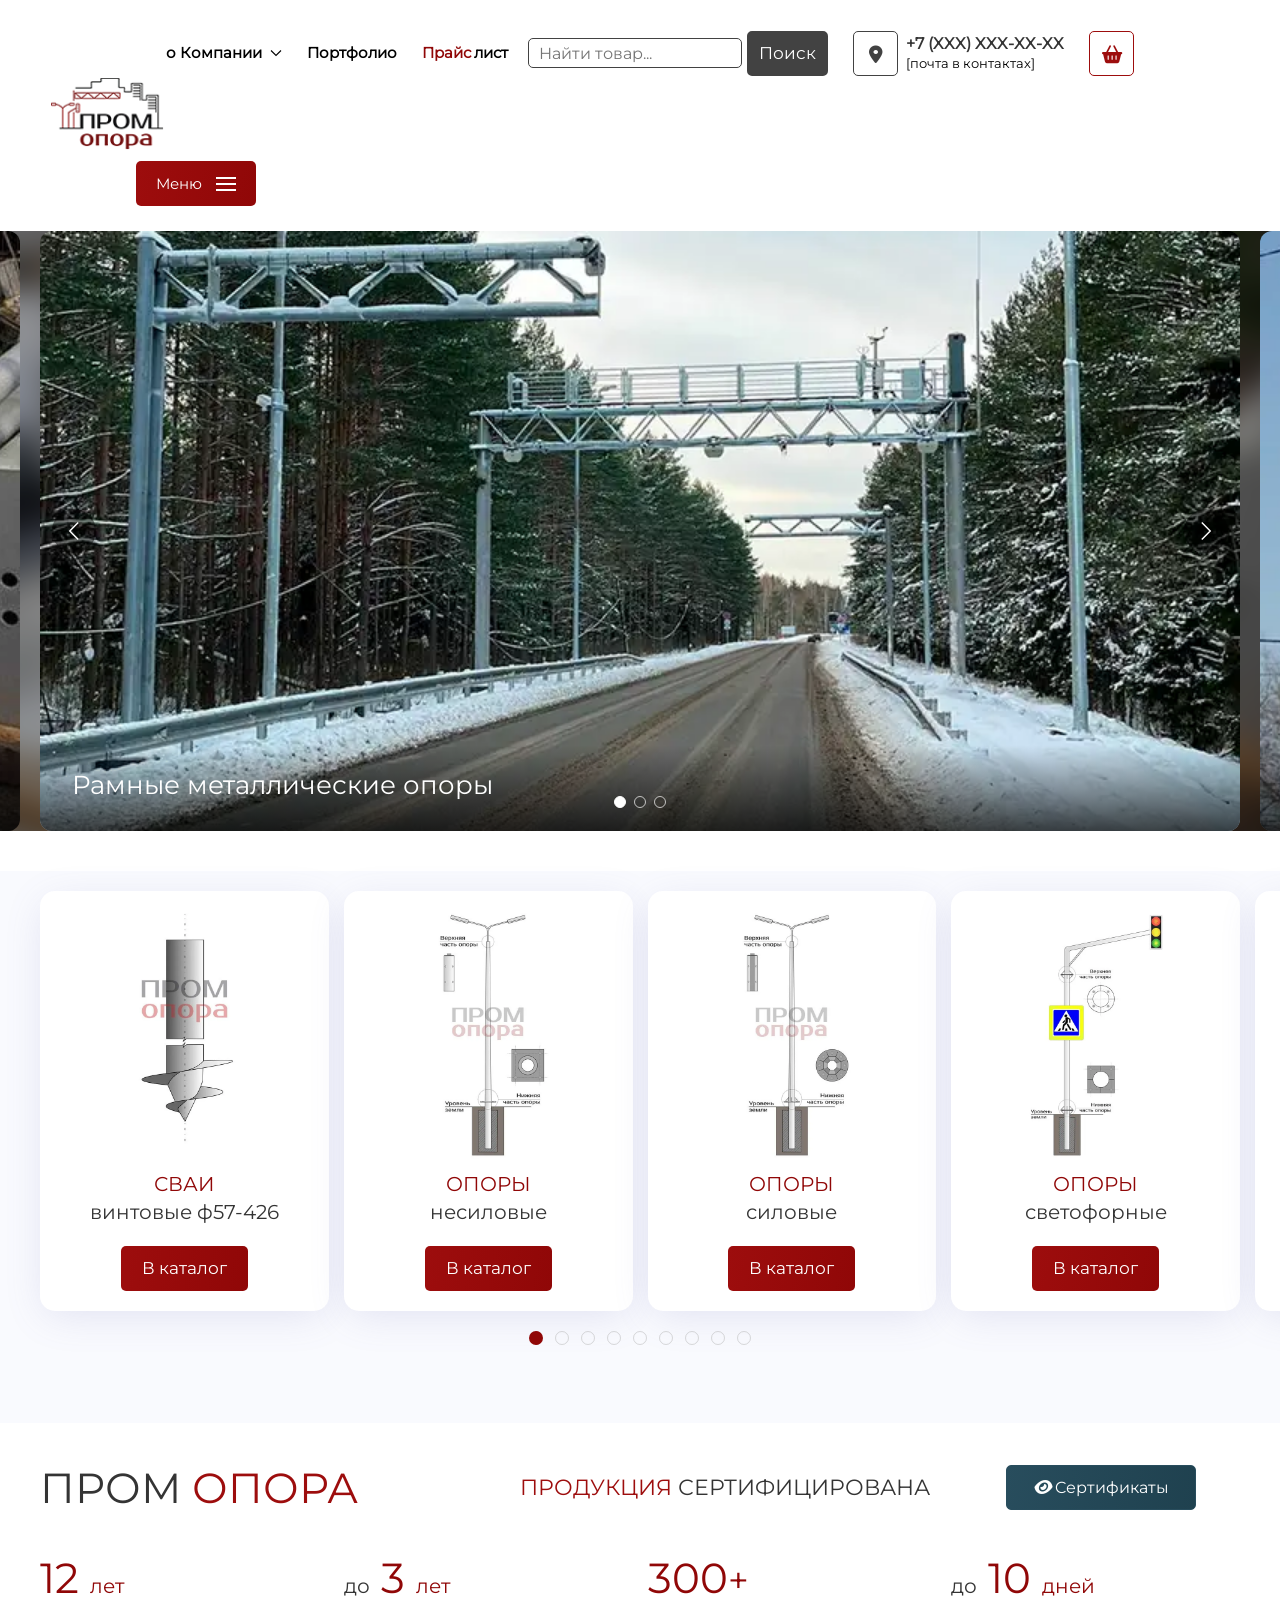
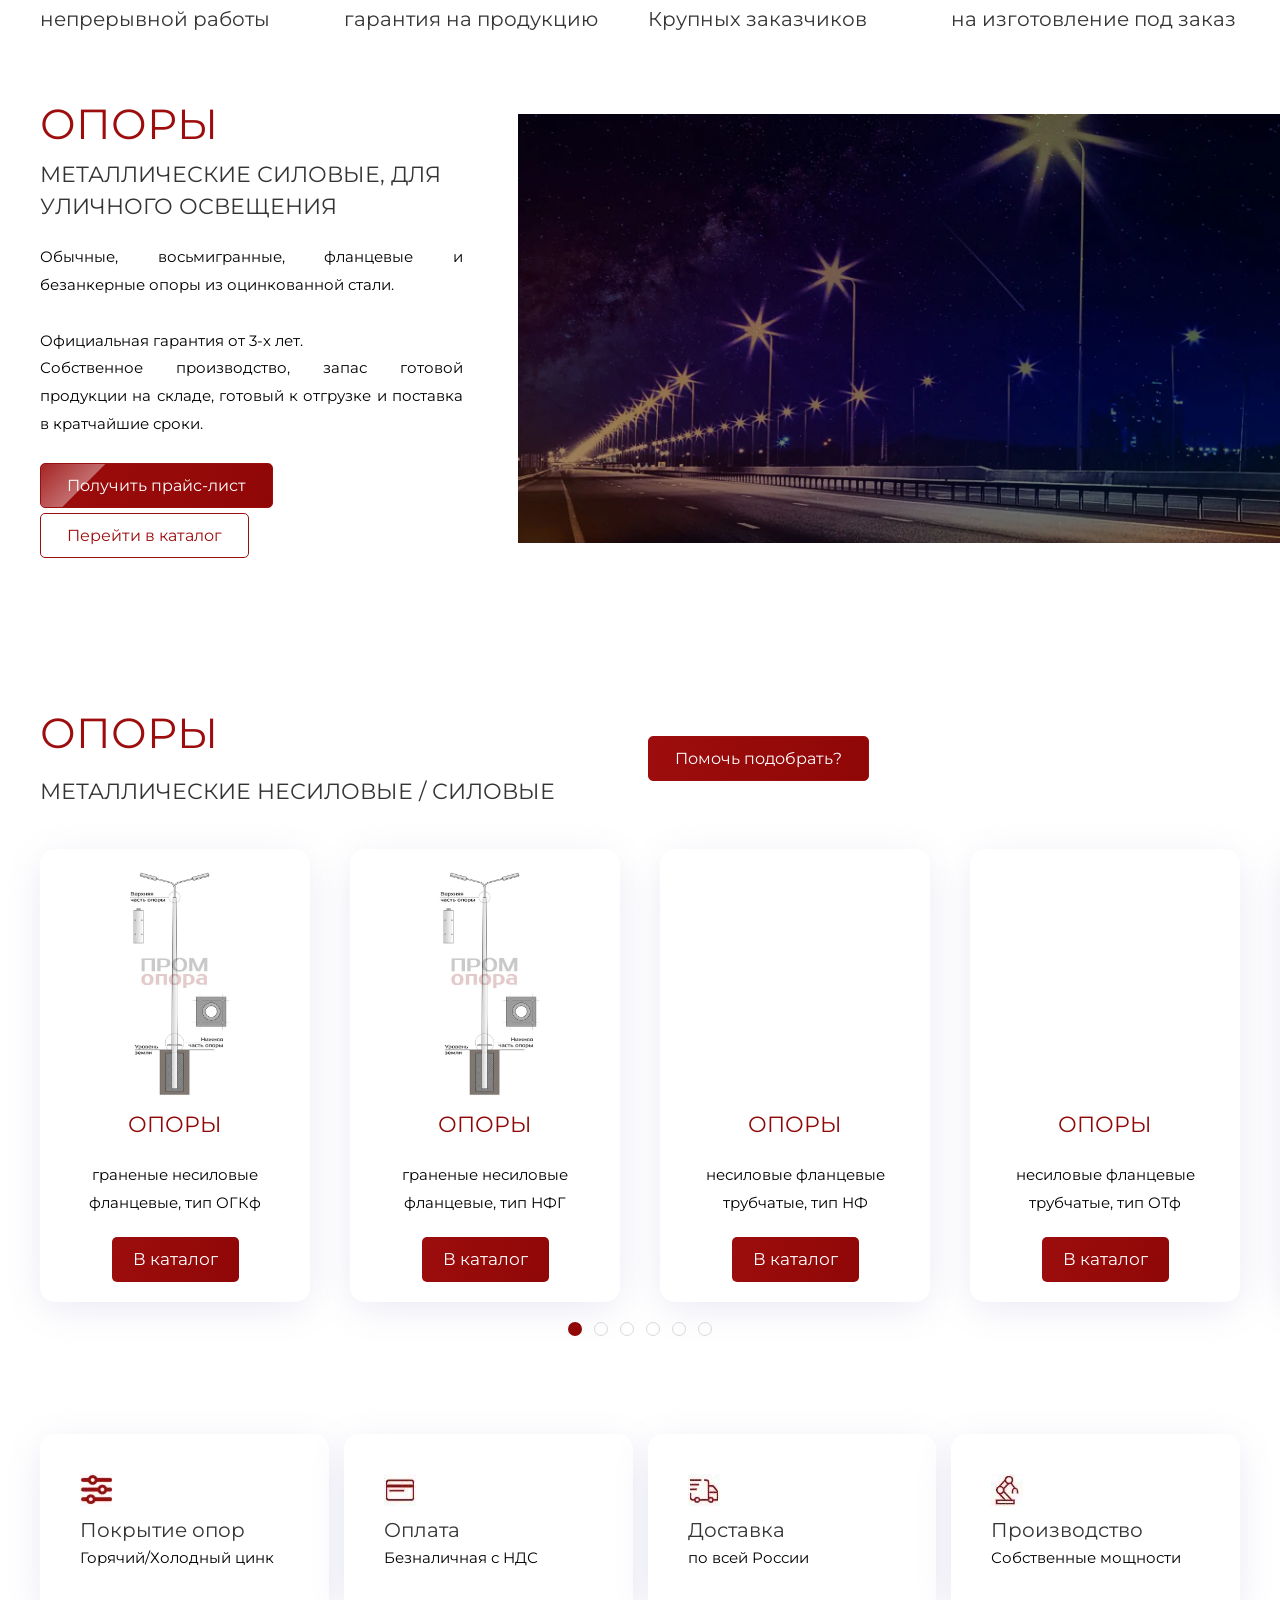
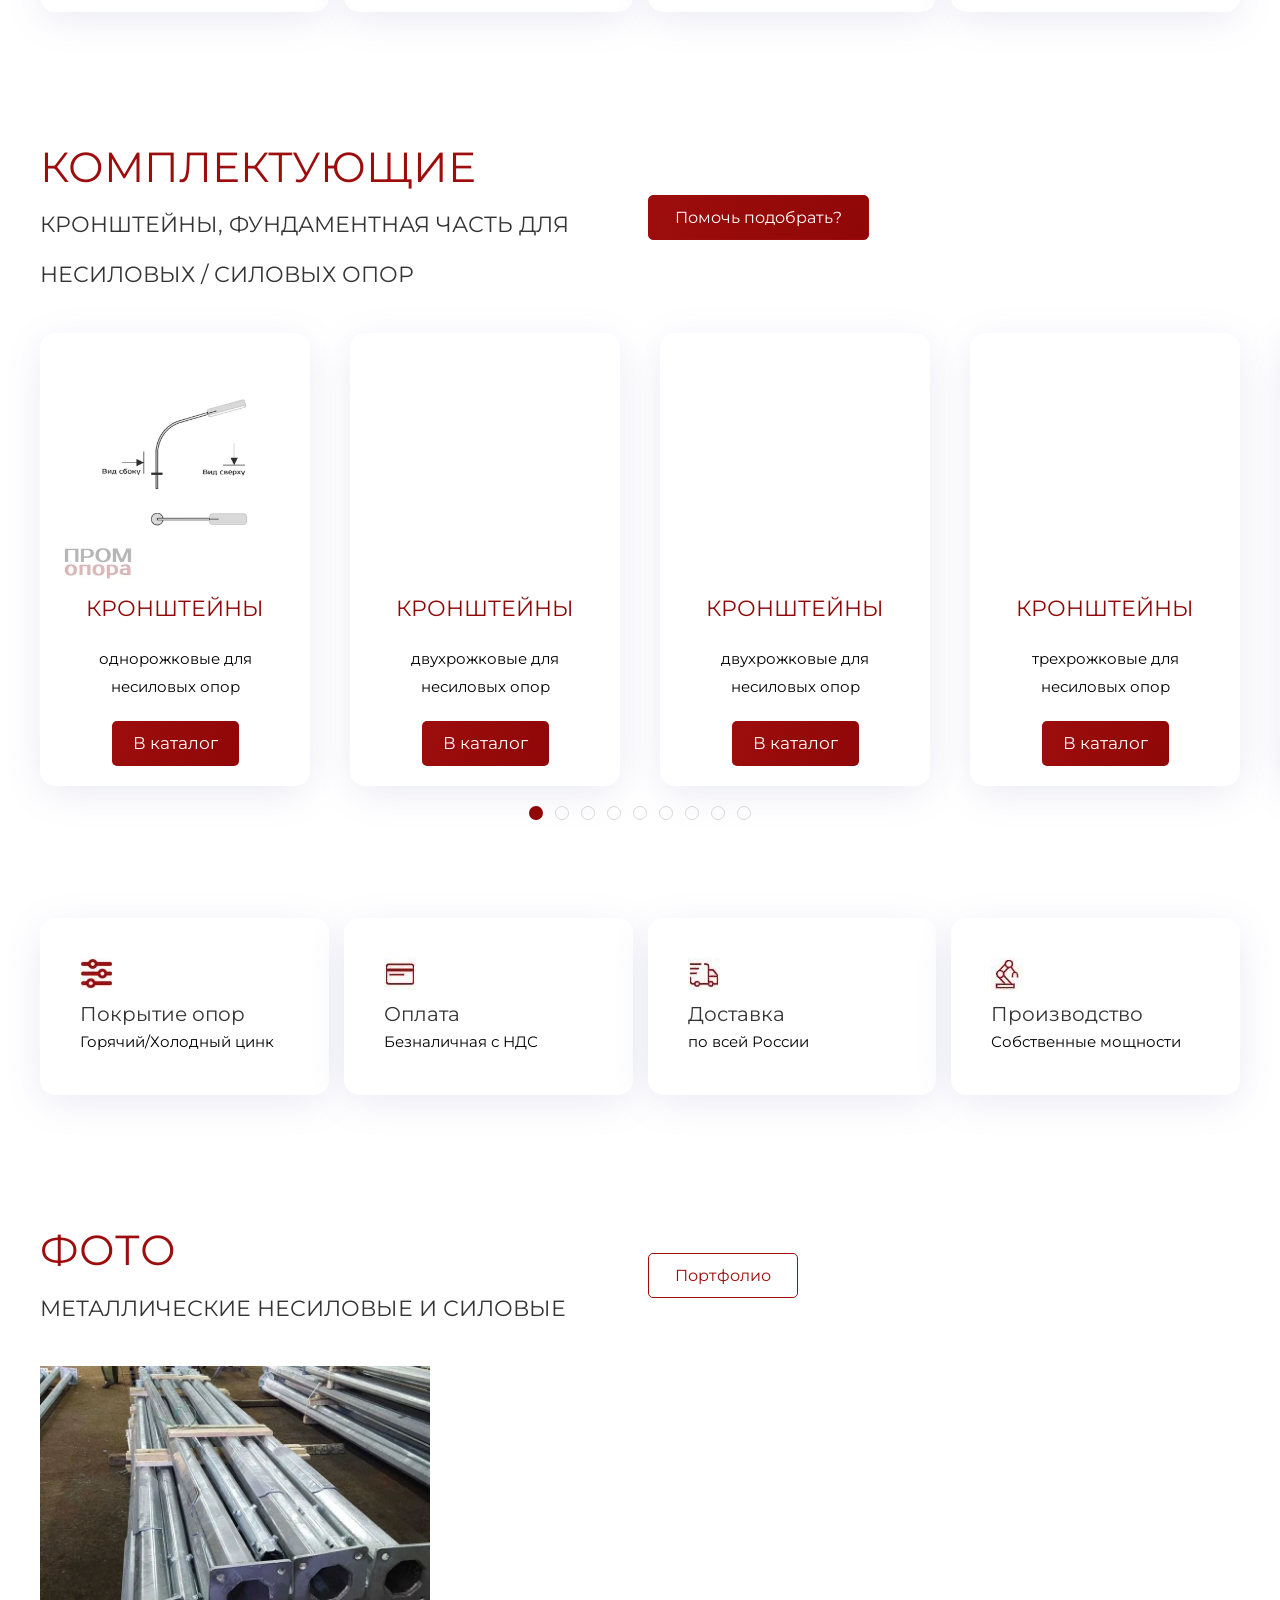
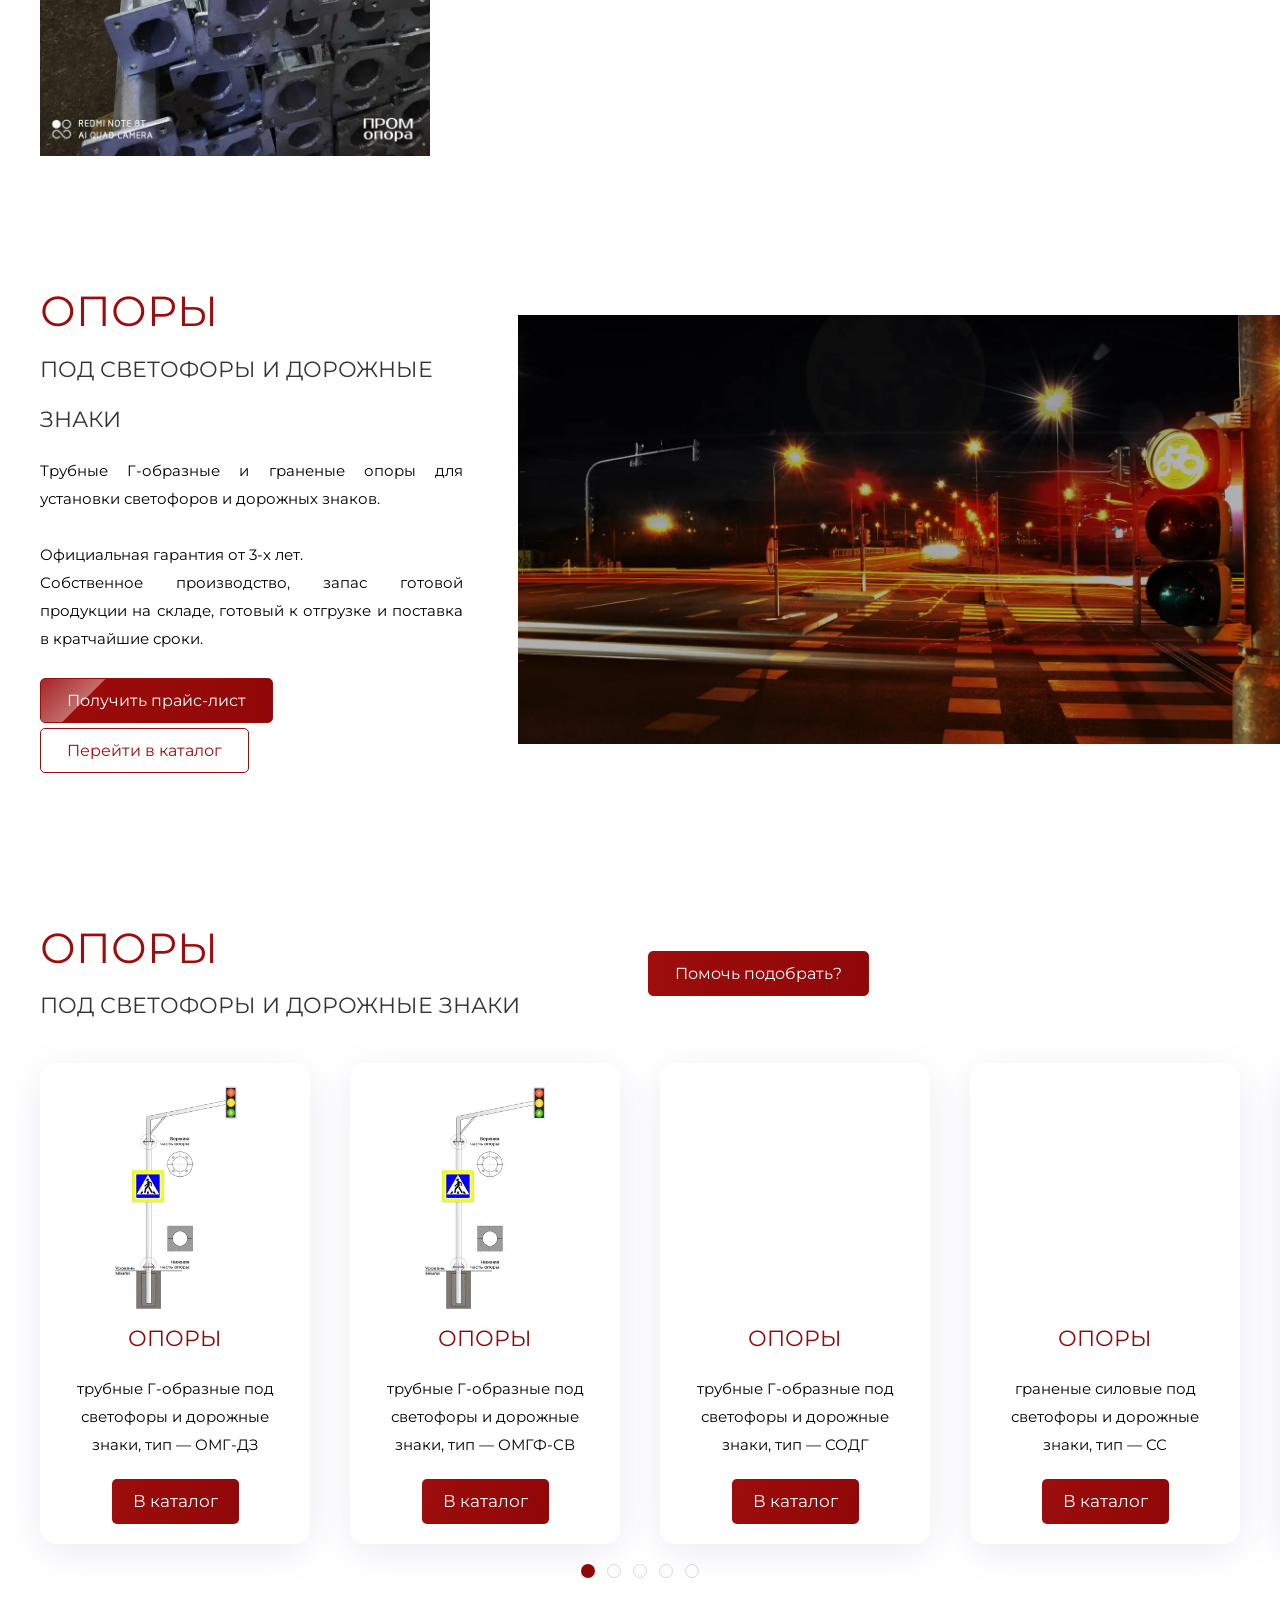
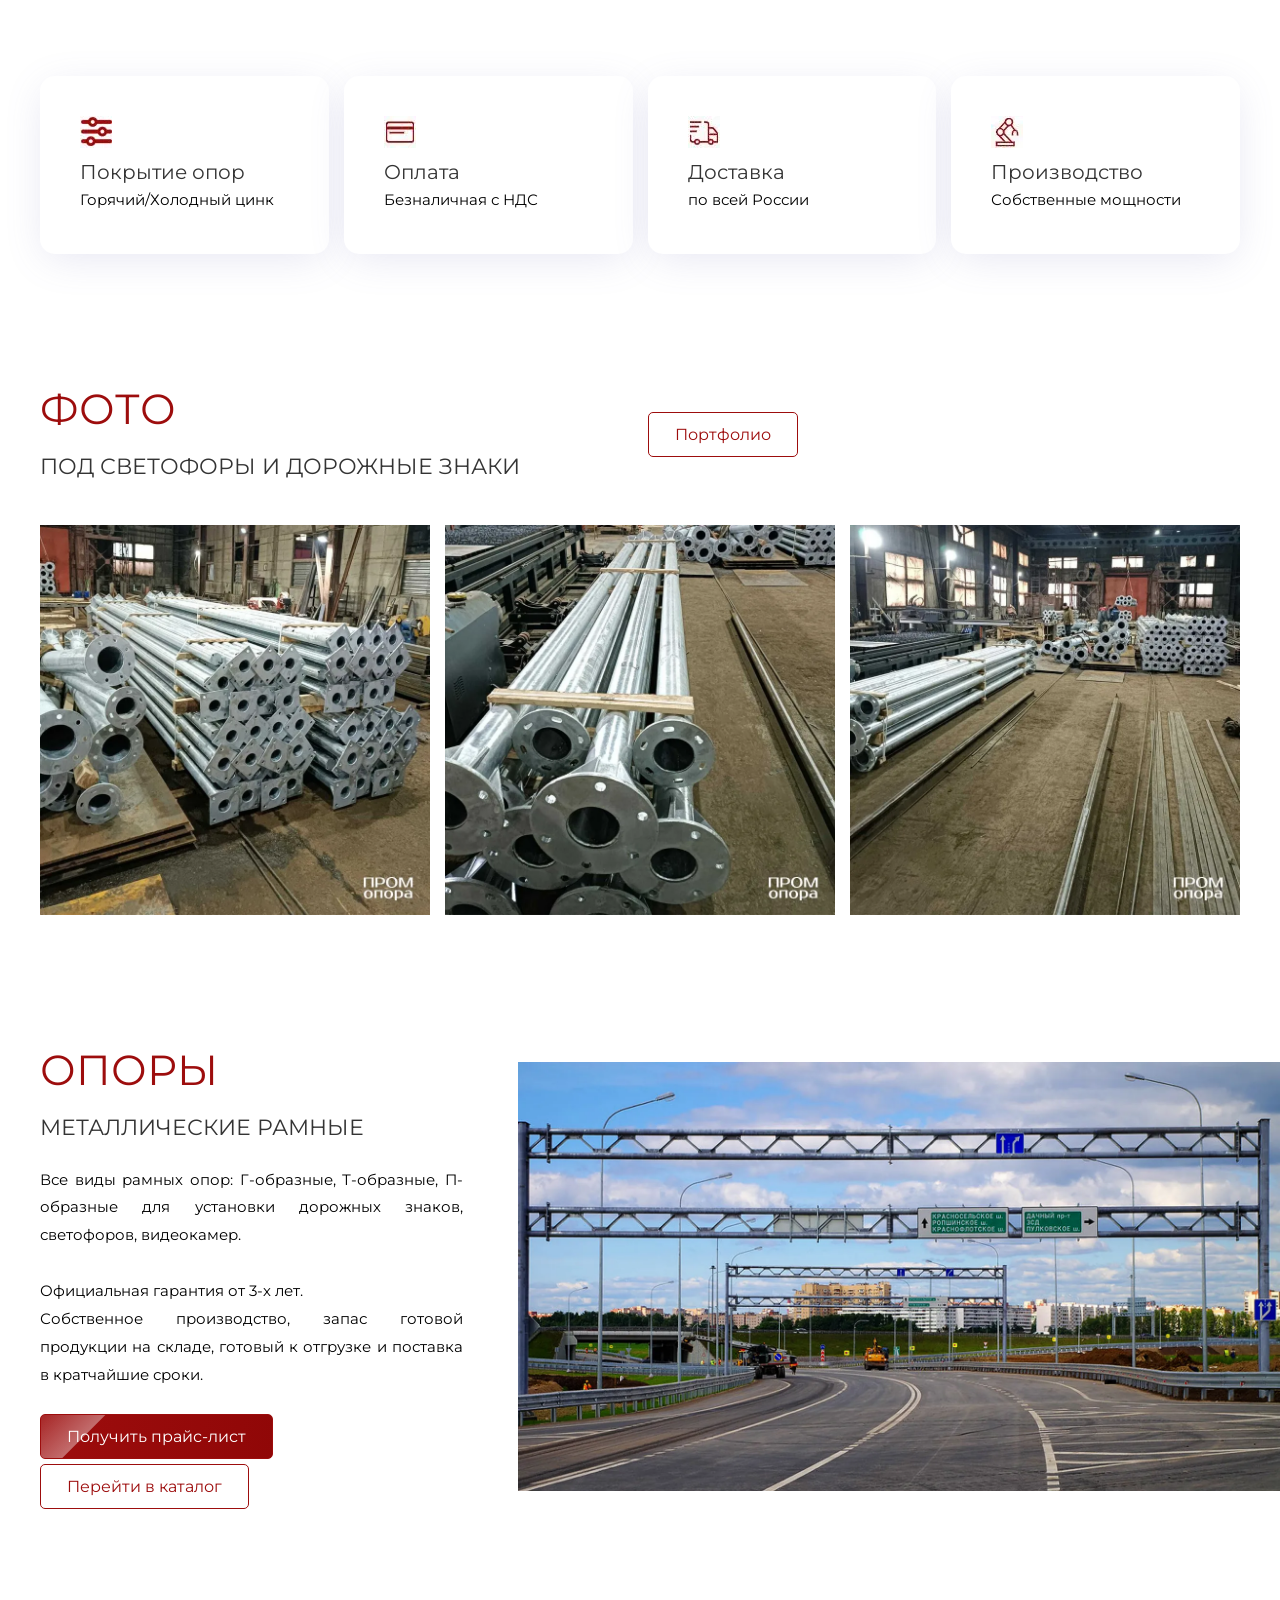
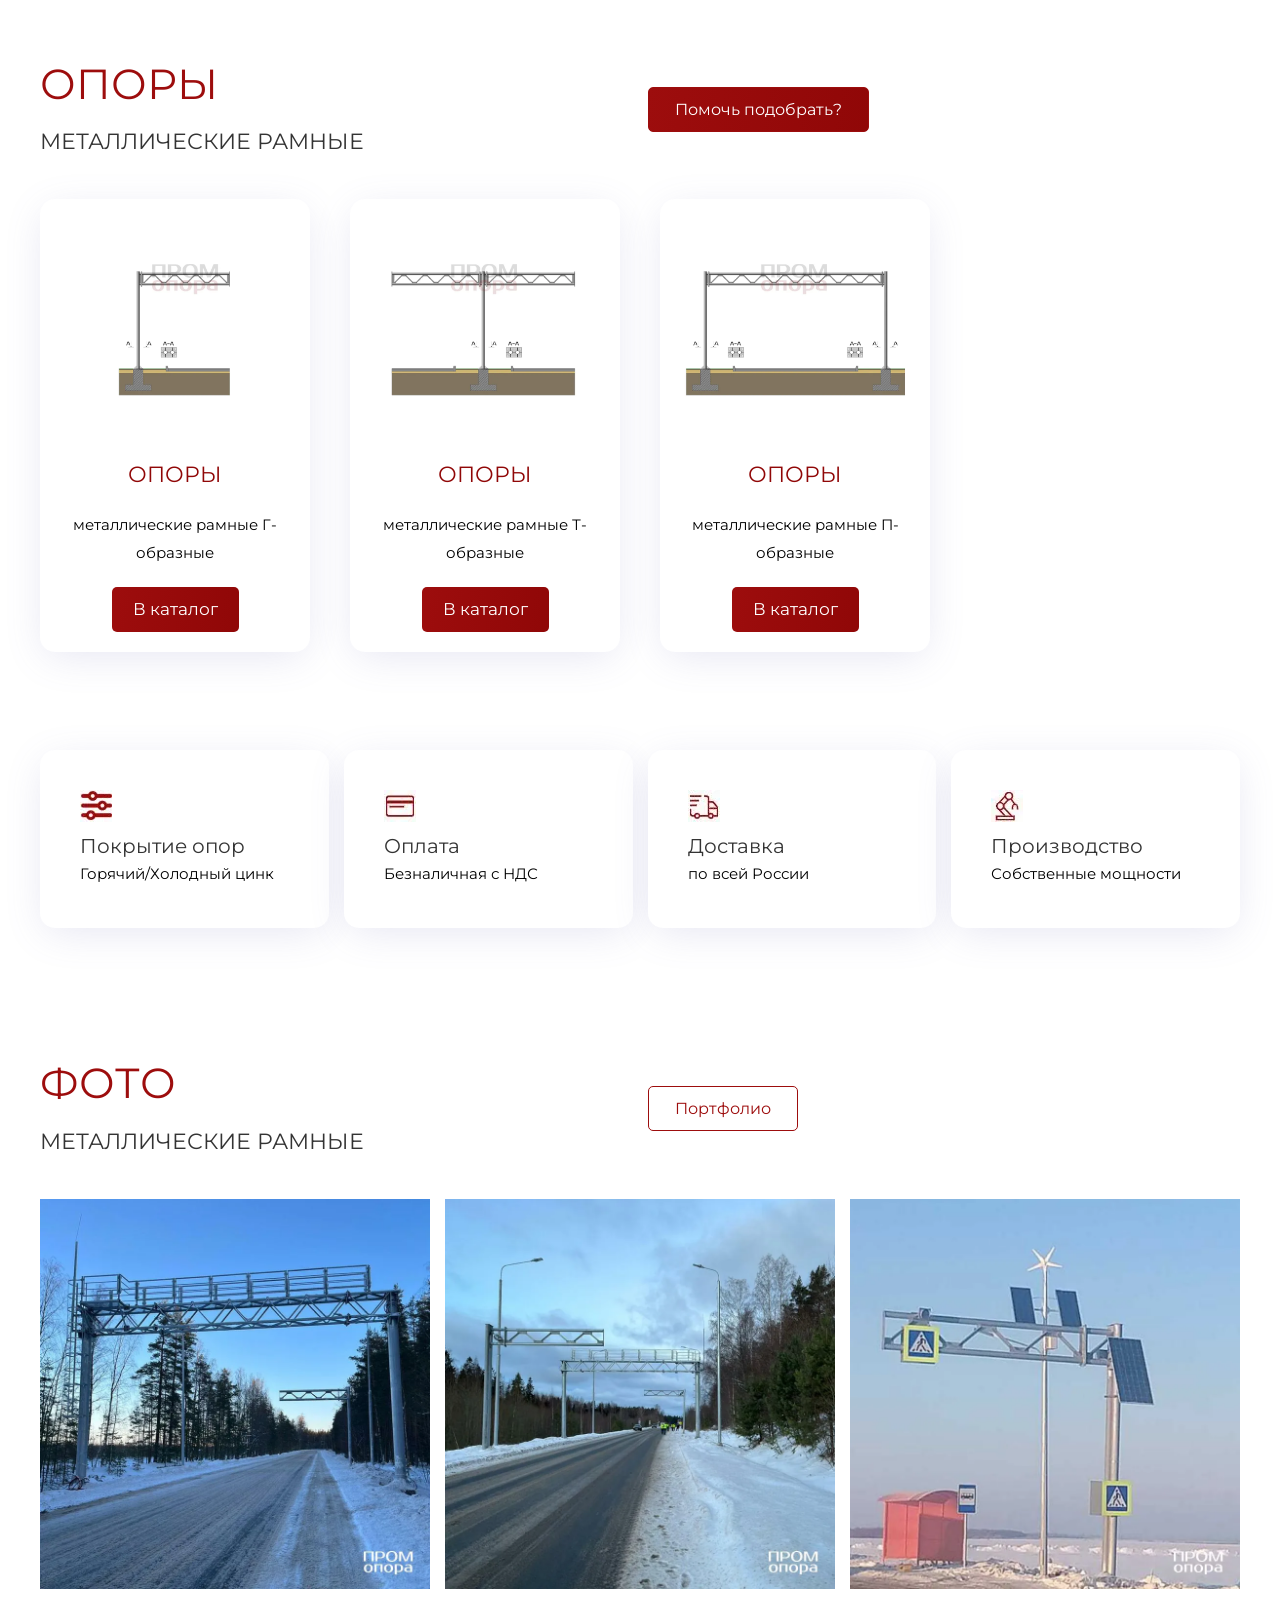
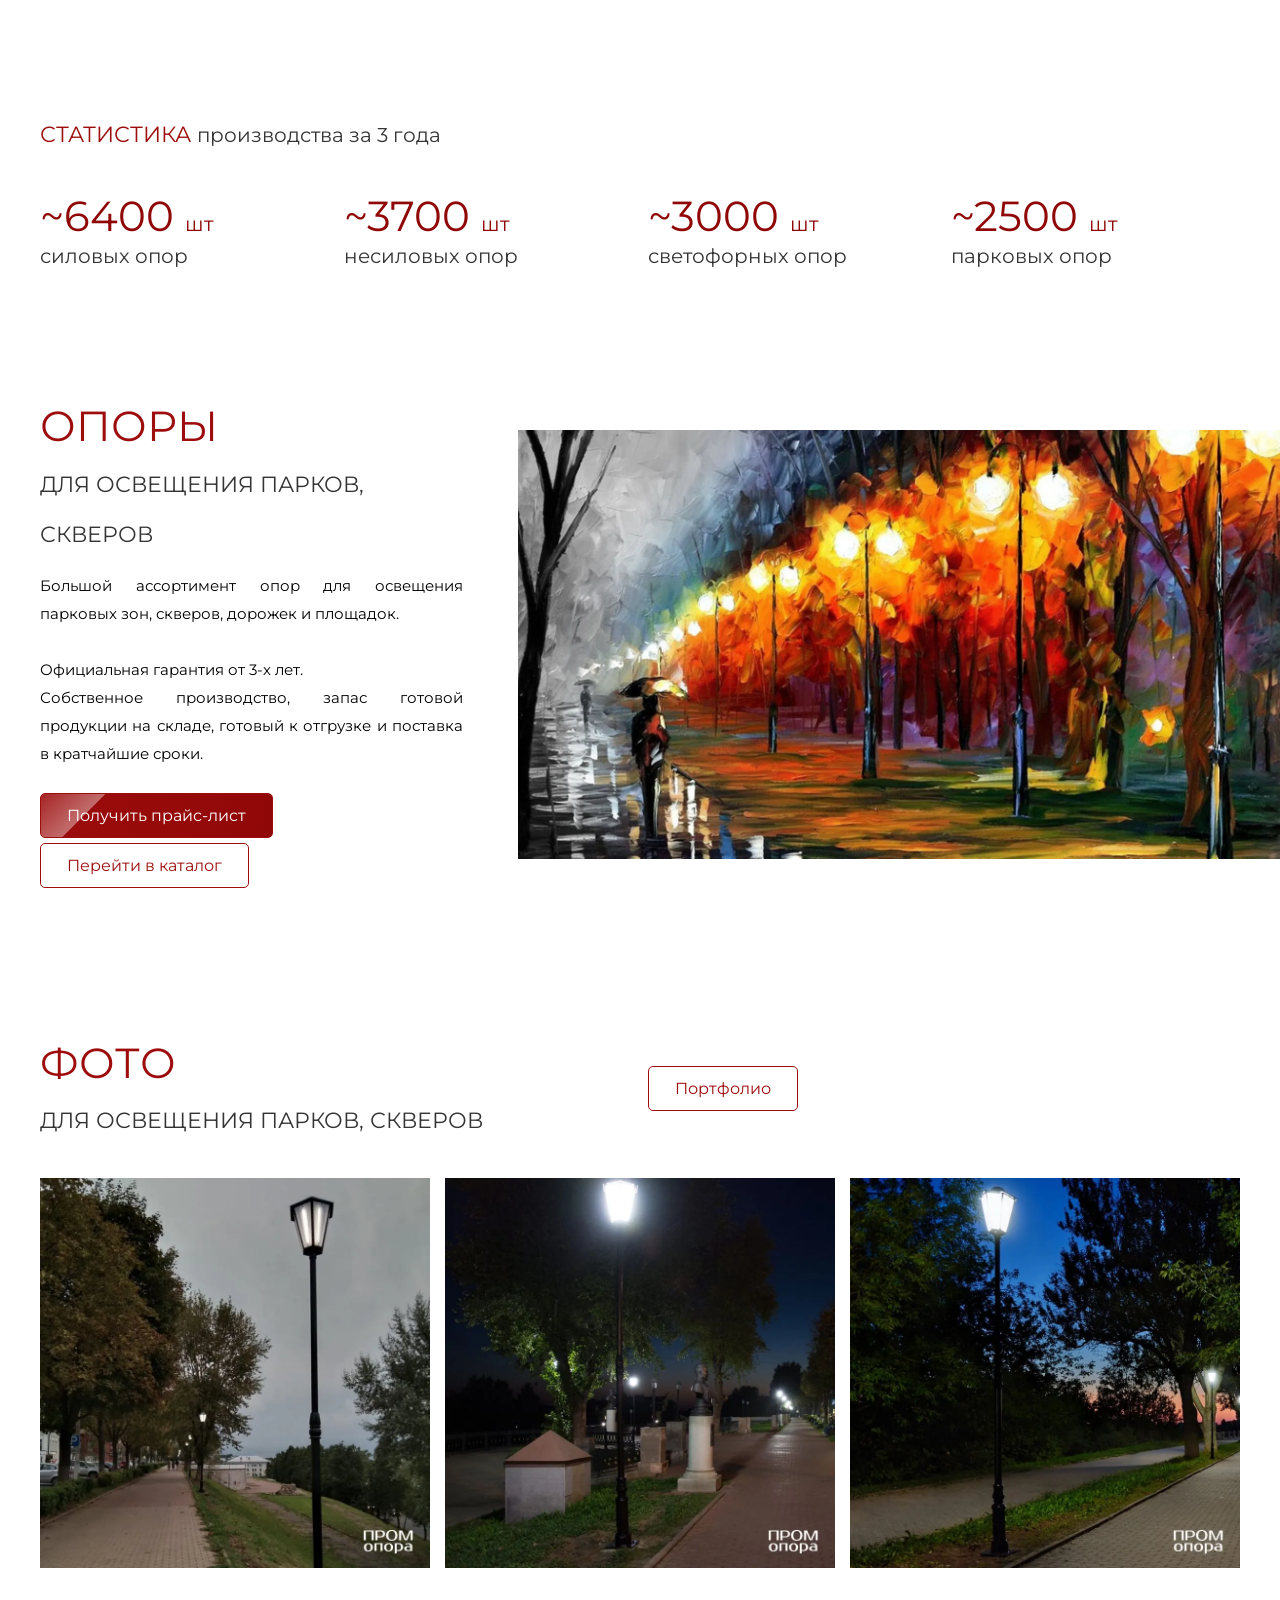
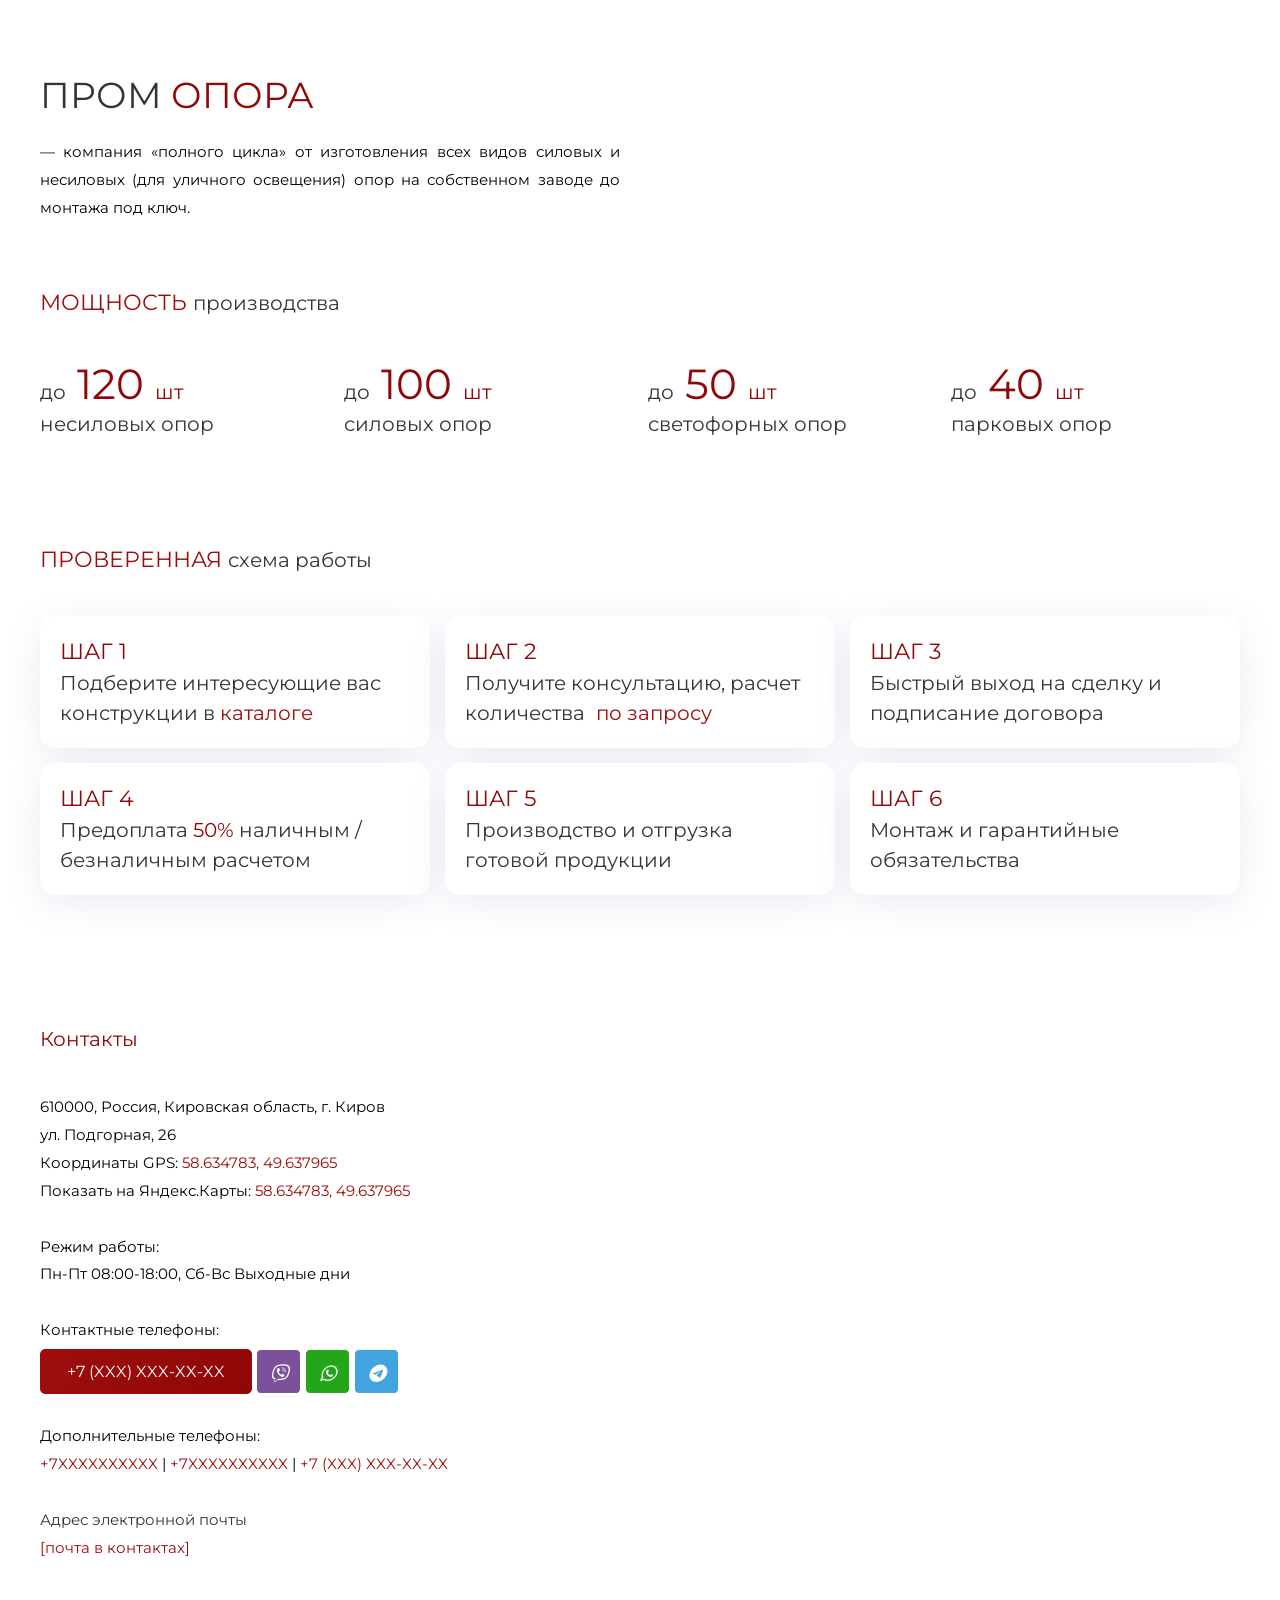
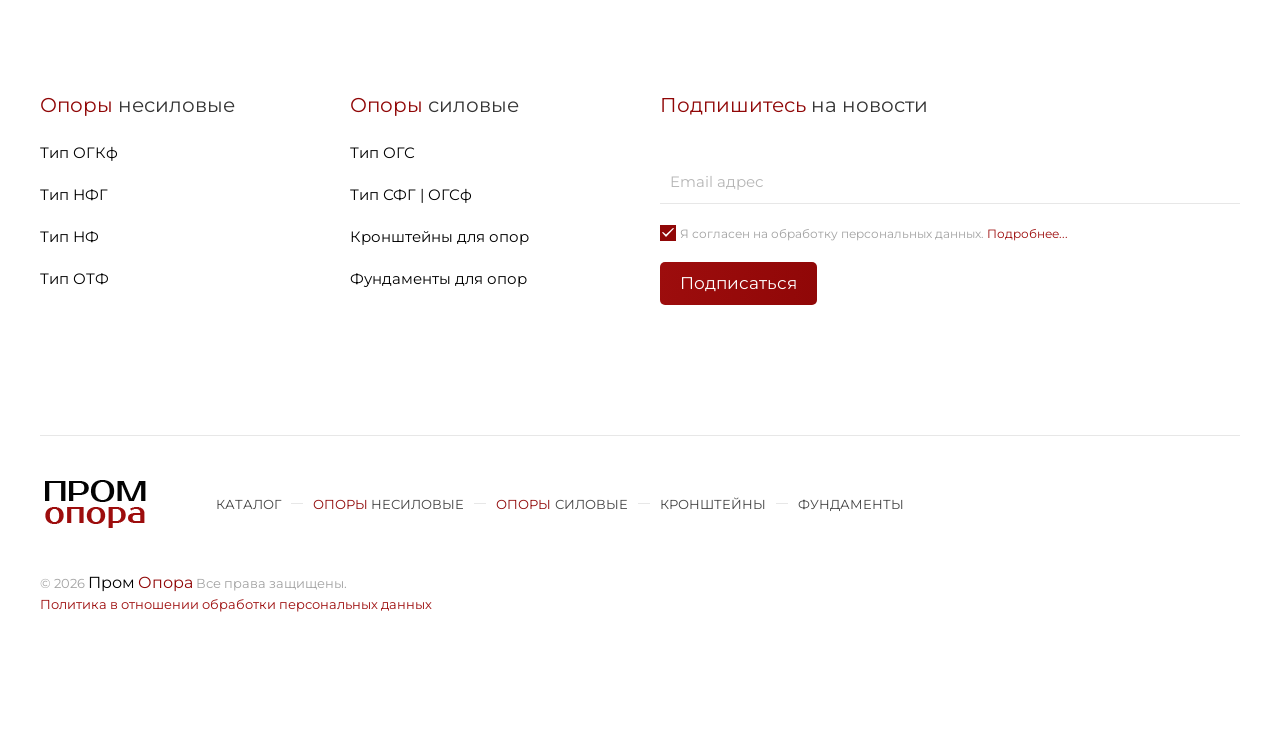
<file: kirov.prom-opora.ru/index.html>
<!DOCTYPE html>

<html lang="ru" prefix="og: http://ogp.me/ns#">
<head>
<meta charset="utf-8"/>
<meta content="width=device-width, initial-scale=1" name="viewport"/>
<title>Завод промышленных опор и металлоконструкций в Кирове Пром Опора</title>
<link href="https://kirov.prom-opora.ru/" rel="canonical"/>
<meta content="Пром Опора - производим опоры уличного освещения, силовые / несиловые, парковые опоры. Монтаж опор под ключ. Доставка по России. +7(800)101-50-03" name="description"/>
<meta content="index, follow, max-image-preview:large, max-snippet:-1, max-video-preview:-1" name="robots"/>
<meta content="3 days" name="revisit"/>
<meta content="ru" http-equiv="Content-Language"/>
<meta content="29.03.2023" name="site-created"/>
<meta content="ПРОМ ОПОРА - производство металлических опор" name="Owner"/>
<meta content="Кировская область, г. Киров, ул. Горького, д. 5" name="Address"/>
<meta content="[почта в контактах]" name="Publisher-Email"/>
<meta content="https://prom-opora.ru/" name="Publisher-URL"/>
<meta content="website" property="og:type"/>
<meta content="https://kirov.prom-opora.ru/" property="og:url"/>
<meta content="Завод промышленных опор и металлоконструкций в Кирове Пром Опора" property="og:title"/>
<meta content="Пром Опора - производим опоры уличного освещения, силовые / несиловые, парковые опоры. Монтаж опор под ключ. Доставка по России. +7(800)101-50-03" property="og:description"/>
<meta content="https://kirov.prom-opora.ru/img/logo/logo.png" property="og:image"/>
<meta content="Завод промышленных опор и металлоконструкций в Кирове Пром Опора" property="og:image:alt"/>
<link href="https://kirov.prom-opora.ru/" rel="twitter:site"/>
<meta content="Завод промышленных опор и металлоконструкций в Кирове Пром Опора" property="twitter:title"/>
<meta content="Пром Опора - производим опоры уличного освещения, силовые / несиловые, парковые опоры. Монтаж опор под ключ. Доставка по России. +7(800)101-50-03" property="twitter:description"/>
<meta content="https://kirov.prom-opora.ru/" property="twitter:image"/>
<meta content="Завод промышленных опор и металлоконструкций в Кирове Пром Опора" property="twitter:image:alt"/>
<meta content="summary" property="twitter:card"/>
<link href="img/favicon/favicon.png" rel="icon" sizes="any"/>
<link href="img/favicon/apple.png" rel="apple-touch-icon"/>
<link crossorigin="" href="https://mc.yandex.ru" rel="preconnect"/>

<link crossorigin="" href="https://api-maps.yandex.ru" rel="preconnect"/>
<link href="https://mc.yandex.ru" rel="dns-prefetch"/>

<link href="https://api-maps.yandex.ru" rel="dns-prefetch"/>
<style>html{font-family: Montserrat !important}.fontsize-12px{font-size: 12px !important}.fontsize-14px{font-size: 14px !important}.fontsize-16px{font-size: 16px !important}.fontsize-18px{font-size: 18px !important}.fontsize-20px{font-size: 20px !important}.fontsize-22px{font-size: 22px !important}.fontsize-24px{font-size: 24px !important}.fontsize-26px{font-size: 26px !important}.p-left{text-align: left !important}.p-right{text-align: right !important}.p-center{text-align: center !important}.p-bold{font-weight: bold !important}a{text-decoration: none !important}a.link-white:link{color: #fff !important}a.link-white:hover,a.link-white:visited,a.link-white:focus{color: #fff !important}a.link-darkgrey:link{color: #3d3d3d !important}a.link-darkgrey:hover,a.link-darkgrey:visited,a.link-darkgrey:focus{color: #292929 !important}.link-primary{color: #9d0d0d !important}.uk-button-short{font-size: 16px !important;border: 1px solid;padding-left: 10px !important;padding-right: 10px !important;min-width: 45px !important;padding-top: 2px;max-height: 45px}.uk-button-short:hover,.uk-button-short:focus{border: 1px solid;box-shadow: 0 3px 12px rgba(0,0,0,0.07)}.uk-button-long{font-size: 16px !important;border: 1px solid;padding-left: 26px !important;padding-right: 26px !important;max-height: 45px;min-height: 45px}.uk-button-long:hover,.uk-button-long:focus{border: 1px solid;box-shadow: 0 3px 12px rgba(0,0,0,0.07)}.uk-button-viber{background-color: #7b519b !important;color: #fff !important;border-color: #7b519b}.uk-button-viber:hover,.uk-button-viber:focus{background-color: #663e85 !important;color: #fff !important;border-color: #663e85}.uk-button-whatsapp{background-color: #23a618 !important;color: #fff !important;border-color: #23a618}.uk-button-whatsapp:hover,.uk-button-whatsapp:focus{background-color: #198a0f !important;color: #fff !important;border-color: #198a0f}.uk-button-telegram{background-color: #41a4df !important;color: #fff !important;border-color: #41a4df}.uk-button-telegram:hover,.uk-button-telegram:focus{background-color: #2a8cc6 !important;color: #fff !important;border-color: #2a8cc6}.uk-button-short-messenger{font-size: 16px !important;border: 1px solid;padding-left: 10px !important;padding-right: 10px !important;min-width: 45px !important;padding-top: 0px;max-height: 45px}.uk-button-toolbaricon{background-color: rgba(230,230,230,0) !important;color: #424242 !important;border-color: #424242}.uk-button-toolbaricon:hover,.uk-button-toolbaricon:focus{background-color: rgba(205,214,247,0);color: #000 !important;border-color: #000}.uk-button-toolbaricon-gradient{background-color: rgba(230,230,230,0) !important;color: #212121 !important;border-color: #212121}.uk-button-toolbaricon-gradient:hover,.uk-button-toolbaricon-gradient:focus{background-color: rgba(205,214,247,0);color: #fff !important;border-color: transparent;background-image: linear-gradient(100deg,#212121,#000000)}.uk-button-toolbaricon-nogradient{background-color: rgba(230,230,230,0) !important;color: #343434 !important;border-color: #343434}.uk-button-toolbaricon-nogradient:hover,.uk-button-toolbaricon-nogradient:focus{background-color: rgba(230,230,230,0) !important;color: #000 !important;border-color: #000}.uk-button-toolbaricon-vkontakte{background-color: rgba(230,230,230,0) !important;color: #5f83aa !important;border-color: #5f83aa}.uk-button-toolbaricon-vkontakte:hover,.uk-button-toolbaricon-vkontakte:focus{background-color: rgba(230,230,230,0) !important;color: #507093 !important;border-color: #507093}.uk-button-toolbaricon-searchbar{background-color: rgba(230,230,230,0) !important;color: #9d0d0d !important;border-color: #9d0d0d}.uk-button-toolbaricon-searchbar:hover,.uk-button-toolbaricon-searchbar:focus{background-color: rgba(230,230,230,0) !important;color: #900707 !important;border-color: #900707}.uk-button-toolbaricon-searchbar-inverse{background-color: #9d0d0d !important;color: #fff !important;border-color: #9d0d0d}.uk-button-toolbaricon-searchbar-inverse:hover,.uk-button-toolbaricon-searchbar-inverse:focus{background-color: #900707 !important;color: #fff !important;border-color: #900707}.uk-button-modalclose-customfill{background-color: #b9b8b8 !important;color: #900707 !important;border: 1px solid #b9b8b8}.uk-button-modalclose-customfill:hover,.uk-button-modalclose-customfill:focus{background-color: #7b7b7b !important;color: #9d0d0d !important;border: 1px solid #7b7b7b}.uk-button-modalclose{background-color: rgba(230,230,230,0) !important;color: #707070 !important;font-size: 16px !important;border-color: 0px solid #707070;padding-left: 10px !important;padding-right: 10px !important;min-width: 45px !important;padding-top: 2px;max-height: 45px}.uk-button-modalclose:hover,.uk-button-modalclose:focus{background-color: rgba(230,230,230,0) !important;color: #3d3d3d !important;border: 0px solid #3d3d3d;box-shadow: 0 3px 12px rgba(0,0,0,0.07)}.uk-button-close{background-color: #707070 !important;color: #fff !important;border-color: #707070}.uk-button-close:hover,.uk-button-close:focus{background-color: #3d3d3d !important;color: #fff !important;border-color: #3d3d3d}.uk-button-default-gradient{background-image: linear-gradient(100deg,#9d0d0d,#900707) !important;color: #fff !important;border-color: #9d0d0d !important}.uk-button-default-gradient:hover,.uk-button-default-gradient:focus{background-color: rgba(205,214,247,0) !important;color: #fff !important;border-color: transparent !important;background-image: linear-gradient(100deg,#900707 0%,#9d0d0d) !important}.yith-ajaxsearchform-wide .search-input-container input[type="search"]{border: 1px solid #424242;border-radius: 5px;padding: 12px;font-family: inherit !important;font-size: 16px}.yith-ajaxsearchform-wide #yith-ajaxsearchform select{border: 1px solid #424242;border-radius: 5px;padding: 11px;font-family: inherit !important;font-size: 16px}.yith-ajaxsearchform-wide #yith-ajaxsearchform input[type="submit"]{margin: 0;border: 2px solid #424242;overflow: visible;font: inherit;color: inherit;text-transform: none;-webkit-appearance: none;border-radius: 0;display: inline-block;box-sizing: border-box;padding: 0 10px;vertical-align: middle;font-size: 17px;line-height: 41px;text-align: center;text-decoration: none;transition: .1s ease-in-out;transition-property: color,background-color,background-position,background-size,border-color,box-shadow;border-radius: 5px;background-origin: border-box;background: #424242;color: #fff !important}.yith-ajaxsearchform-wide #yith-ajaxsearchform input[type="submit"]:hover,.yith-ajaxsearchform-wide #yith-ajaxsearchform input[type="submit"]:focus{background: #000;border: 2px solid #000;color: #fff !important}.quantity{float: left}ul.products>* .price{margin-bottom: 20px}a.uk-navbar-item.uk-logo{margin-left: 8px}ul.products>*{box-shadow: 0 8px 20px -6px rgb(105 104 178 / 18%);padding-top: 20px}@media (min-width: 960px){ul.columns-3>*,ul.columns-4>*,ul.columns-5>*,ul.columns-6>*{margin-bottom: 10px}}@media (min-width: 1200px){ul.products{margin-left: 0px !important}}.tm-price-from{color: #424242 !important;font-size: 16px !important}@media (max-width: 960px){ul.products{margin-bottom: 20px !important;margin-left: 0px !important}}@media (max-width: 960px){ul.products>*{padding: 20px;border-radius: 0px}}@media (min-width: 960px){ul.products>*{border-radius: 0px}}.button-effect{position: relative;overflow: hidden}.button-effect:after{content: "";display: block;width: 45px;height: 200px;margin-left: 50px;background: #fff;background: linear-gradient(90deg,rgba(255,255,255,0.1),rgba(255,255,255,0.4));left: -40px;top: -100px;z-index: 1;transform: rotate(45deg);position: absolute;animation: movingFlare 3s ease-in-out 0.08s infinite}.dop-image{opacity: 0 !important;position: absolute;padding: 10px;box-sizing: border-box;width: 100%;left: 0;top: 0}.product:hover .dop-image{opacity: 1 !important}.feature-slider .slick-list{margin: 0 !important}.feature-slider .slick-arrow{opacity: 0;transition: all 0.3s ease}.feature-slider:hover .slick-arrow{opacity: 1}.feature-slider:hover .slick-prev{left: 0;z-index: 9}.feature-slider:hover .slick-next{right: 0}.feature-slider .slick-prev::before,.feature-slider .slick-next::before{color: #fff}.slick-dots{z-index: 9999 !important;bottom: -45px}button.uk-link{border: none;background: none;font-size: 20px;font-family: "Montserrat"}ul.products .qty{width: 60px;height: 40px;padding: 0 5px;border: 0;border-bottom: 1px solid rgb(182,182,182);border-radius: 0;background: transparent;font-size: 15px;margin-right: 10px}.product-image-wrap{position: relative;display: block}.product-badge{position: absolute;right: 8px;bottom: 8px;padding: 6px 10px;background: rgb(52,52,52);color: rgb(255,255,255);font-size: 13px;line-height: 1;border-radius: 4px;z-index: 1}.badge-несиловая{background: rgb(52,52,52)}.badge-силовая{background: rgb(157,13,13)}ul.products>.product{display: flex;flex-direction: column}ul.products>.product>.price{margin-top: auto;padding-top: 15px}#tm-main h1.product_title{font-size: 20px !important;font-weight: 400 !important;text-transform: none !important;color: rgb(157,13,13) !important;margin: 0 0 5px !important}.uk-button-brown{background: rgb(125,106,85);color: #fff !important;border: 0}.uk-button-brown:hover{background: rgb(105,88,68);color: #fff !important}.uk-button-teal{background: rgb(23,69,90);color: #fff !important;border: 0}.uk-button-teal:hover{background: rgb(14,54,74);color: #fff !important}.product-buy-row{display: flex;align-items: center;flex-wrap: wrap;gap: 10px;margin-top: 15px}.product-buy-row form{display: flex;align-items: center;gap: 10px;margin: 0 !important}.product-buy-row .qty{width: 60px;height: 43px;padding: 0 5px;border: 0;border-bottom: 1px solid rgb(182,182,182);border-radius: 0;background: transparent;font-size: 15px;margin-right: 0}.product-zoom-icon{position: absolute;top: 10px;right: 10px;color: #000;font-size: 15px;z-index: 1}.product-characteristics-table{width: 100%;border: 0;border-collapse: collapse}.product-characteristics-table th{color: rgb(66,66,66);font-weight: 400;text-transform: none;text-align: left;padding: 12px 20px 12px 0;vertical-align: top}.product-characteristics-table td{color: #000;padding: 12px 0;text-align: left}.product-remove .remove{color: #d9534f;font-size: 24px;font-weight: bold;background: none;border: none;cursor: pointer;line-height: 1;padding: 0}.product-remove .remove:hover{color: #c9302c}.quantity{display: inline-flex;align-items: center;border: 1px solid #e5e5e5;border-radius: 4px;overflow: hidden}.quantity button{width: 35px;height: 40px;border: none;background: #f5f5f5;cursor: pointer;font-size: 18px;color: #333;transition: background 0.2s}.quantity button:hover{background: #e0e0e0}.quantity input.qty{width: 50px;height: 40px;border: none;border-left: 1px solid #e5e5e5;border-right: 1px solid #e5e5e5;text-align: center;background: #fff;font-size: 15px;padding: 0}.product-remove .remove{color: #b4b4b6;font-size: 15px;line-height: 1;background: none;border: 0;padding: 0;cursor: pointer}.product-remove .remove:hover{color: #d9534f}.cf-form{padding-right: 15px}.cf-head{display: flex;align-items: center;gap: 8px;font-size: 18px;color: #9d0d0d;margin: 10px 0 22px}.cf-block{margin-bottom: 24px}.cf-block-title{font-size: 14px;color: #2b2b2b;margin-bottom: 10px;display: flex;align-items: center;gap: 6px}.cf-tip{width: 16px;height: 16px;border-radius: 50%;background: #e4e4e4;color: #8a8a8a;font-size: 10px;line-height: 1;display: inline-flex;align-items: center;justify-content: center;cursor: help;flex: 0 0 auto}.cf-price-inputs{display: flex;gap: 10px;margin-bottom: 14px}.cf-price-inputs input{width: 50%;border: 1px solid #e2e2e2;border-radius: 4px;padding: 7px 8px;font-size: 13px;color: #333}.cf-range{position: relative;height: 4px;background: #e2e2e2;border-radius: 2px;margin: 20px 8px 8px}.cf-range .cf-track{position: absolute;top: 0;height: 100%;background: #1e87ef;border-radius: 2px;left: 0;right: 0}.cf-range input[type="range"]{position: absolute;left: -8px;top: -7px;width: calc(100% + 16px);height: 18px;-webkit-appearance: none;appearance: none;background: transparent;pointer-events: none;margin: 0}.cf-range input[type="range"]::-webkit-slider-thumb{-webkit-appearance: none;appearance: none;pointer-events: auto;width: 16px;height: 16px;border-radius: 50%;background: #fff;border: 1px solid #cfcfcf;box-shadow: 0 1px 3px rgba(0,0,0,.25);cursor: pointer}.cf-range input[type="range"]::-moz-range-thumb{pointer-events: auto;width: 16px;height: 16px;border-radius: 50%;background: #fff;border: 1px solid #cfcfcf;box-shadow: 0 1px 3px rgba(0,0,0,.25);cursor: pointer}.cf-range input[type="range"]::-moz-range-track{background: transparent}.cf-values{display: flex;flex-wrap: wrap;gap: 8px}.cf-chip{cursor: pointer;display: inline-block}.cf-chip input{position: absolute;opacity: 0;width: 0;height: 0}.cf-chip span{display: inline-block;padding: 6px 12px;border: 1px solid #e2e2e2;border-radius: 4px;background: #fff;color: #9d0d0d;font-size: 13px;transition: all .2s}.cf-chip:hover span{border-color: #9d0d0d}.cf-chip input:checked + span{background: #9d0d0d;border-color: #9d0d0d;color: #fff}.cf-values.cf-checkboxes{flex-direction: column;gap: 8px}.cf-check{display: flex;align-items: center;gap: 9px;cursor: pointer;color: #9d0d0d;font-size: 14px}.cf-check input{accent-color: #9d0d0d;width: 15px;height: 15px;flex: 0 0 auto}.cf-check span{color: #9d0d0d}.cf-values.cf-collapsed .cf-chip:nth-child(n/**/+9),.cf-values.cf-collapsed .cf-check:nth-child(n/**/+9){display: none}.cf-toggle{background: none;border: none;padding: 0;margin-top: 10px;color: #9d0d0d;font-size: 13px;border-bottom: 1px dashed #9d0d0d;cursor: pointer}.cf-select{width: 100%;border: 1px solid #e2e2e2;border-radius: 4px;padding: 8px;font-size: 13px;color: #333;background: #fff}.cf-count{color: #777;font-size: 14px}ul.products[data-cf-container]{display: grid !important;grid-template-columns: repeat(3,1fr);gap: 24px;clear: both}ul.products[data-cf-container]>li{float: none !important;width: auto !important;margin: 0 !important}.cf-more{clear: both;text-align: center;margin: 70px 0 10px;position: relative;z-index: 1}.cf-values.cf-radios{flex-direction: column;gap: 8px}.cf-radio{display: flex;align-items: center;gap: 9px;cursor: pointer;color: #9d0d0d;font-size: 14px}.cf-radio input{accent-color: #9d0d0d;width: 15px;height: 15px;flex: 0 0 auto}.cf-radio span{color: #9d0d0d}.cf-tip{position: relative}.cf-tip:hover::after{content: attr(data-cf-tip);position: absolute;top: calc(100% + 8px);left: -10px;width: 230px;background: #2b2b2b;color: #fff;font-size: 12px;line-height: 1.45;padding: 8px 10px;border-radius: 4px;text-align: left;white-space: pre-line;z-index: 999;pointer-events: none;box-shadow: 0 2px 8px rgba(0,0,0,.25)}.cf-tip:hover::before{content: "";position: absolute;top: calc(100% + 2px);left: 0;border: 6px solid transparent;border-bottom-color: #2b2b2b;z-index: 999;pointer-events: none}ul.products[data-sr-container]{display: grid !important;grid-template-columns: repeat(3,1fr);gap: 24px;clear: both}ul.products[data-sr-container]>li{float: none !important;width: auto !important;margin: 0 !important}@media (max-width: 960px){ul.products[data-sr-container]{grid-template-columns: repeat(2,1fr)}}@media (max-width: 640px){ul.products[data-sr-container]{grid-template-columns: 1fr}}.feature-slider .slick-arrow{opacity: 0;transition: all 0.3s ease;-o-transition: all 0.3s;-webkit-transition: all 0.3s ease 0s}.feature-slider .slick-prev:before,.feature-slider .slick-next:before{color: #fff}.slick-dots{z-index: 9999 !impoirtant;bottom: -45px}#yith-ajaxsearchform select{margin-bottom: 10px}#yith-ajaxsearchform .search-navigation{display: inline-block}.yith-ajaxsearchform-wide .yith-ajaxsearchform-container{display: table;width: 100%}.yith-ajaxsearchform-wide .yith-ajaxsearch-filters{display: table-cell;vertical-align: middle}.yith-ajaxsearchform-wide .yith-ajaxsearchform-select,.yith-ajaxsearchform-wide .search-input-container,.yith-ajaxsearchform-wide .search-submit-container{display: table-cell;vertical-align: middle;padding-right: 5px}.yith-ajaxsearchform-wide .search-input-container{width: 100%}.yith-ajaxsearchform-wide .search-input-container input[type="search"]{width: 100%;padding: 0 10px}.yith-ajaxsearchform-wide .search-submit-container{padding-right: 0}.yith-ajaxsearchform-wide #yith-ajaxsearchform select,.yith-ajaxsearchform-wide input[type=search]{margin: 0}.yith-ajaxsearchform-wide .search-input-container input[type="search"],.yith-ajaxsearchform-wide #yith-ajaxsearchform select,.yith-ajaxsearchform-wide #yith-ajaxsearchform input[type="submit"]{min-height: 30px;margin: 0}.yith-ajaxsearchform-wide.filters-above .yith-ajaxsearch-filters{display: table;width: 100%;margin-bottom: 5px}.yith-ajaxsearchform-wide.filters-above .yith-ajaxsearchform-select{width: 50%}.yith-ajaxsearchform-wide.filters-above .yith-ajaxsearchform-select:last-child{padding-right: 0}.yith-ajaxsearchform-wide.filters-above .yith-ajaxsearchform-select select{width: 100%}.uk-button-short{font-size:16px!important;border:1px solid;padding-left:10px!important;padding-right:10px!important;min-width:45px!important;padding-top:2px;max-height:45px}.uk-button-short:hover,.uk-button-short:focus{border:1px solid;box-shadow:0 3px 12px rgba(0,0,0,.07)}.uk-button-toolbaricon{background-color:rgba(230,230,230,0)!important;color:#424242!important;border-color:#424242}.uk-button-toolbaricon-nogradient{background-color:rgba(230,230,230,0)!important;color:#343434!important;border-color:#343434}.uk-button-toolbaricon-searchbar{background-color:rgba(230,230,230,0)!important;color:#9d0d0d!important;border-color:#9d0d0d}.uk-button-toolbaricon-searchbar:hover,.uk-button-toolbaricon-searchbar:focus{background-color:rgba(230,230,230,0)!important;color:#900707!important;border-color:#900707}.home-slider{position:relative;overflow:hidden;margin:0 0 40px}.home-slider:not(.is-ready) .home-slider-items{display:block;margin:0;padding:0;list-style:none}.home-slider:not(.is-ready) .home-slider-items>li{display:none}.home-slider:not(.is-ready) .home-slider-items>li:first-child{display:block;width:100%;max-width:1200px;margin:0 auto}.home-slider:not(.is-ready) .home-slider-arrows,.home-slider:not(.is-ready) .home-slider-dots{display:none}.home-slide{position:relative;display:block;aspect-ratio:2/1;border-radius:12px;overflow:hidden}.home-slide-bg{position:absolute;inset:0;background:center/cover no-repeat}@media (max-width:960px){.home-slide{aspect-ratio:4/3;border-radius:8px}}</style>
<link as="image" fetchpriority="high" href="upload/catalog/product-vint-svai.webp" rel="preload"/>

<link href="inc/css/theme-child.css" rel="stylesheet"/>
<link href="inc/css/fa.all.min.css" media="print" onload="this.media='all'" rel="stylesheet"/>
<link href="inc/css/custom.css" rel="stylesheet"/>
<link href="inc/css/slider.css" rel="stylesheet"/>
<noscript>
<link href="inc/css/fa.all.min.css" rel="stylesheet"/>
<link href="inc/css/slider.css" rel="stylesheet"/>
</noscript>
<!-- Яндекс.Метрика -->



<style>.landing-toast{position:fixed;left:50%;bottom:30px;transform:translateX(-50%);background:#9d0d0d;color:#fff;padding:14px 22px;border-radius:6px;z-index:9999;font-size:15px;box-shadow:0 4px 20px rgba(0,0,0,.3)}.landing-toast-hide{opacity:0;transition:opacity 1s}.hp-field{position:absolute!important;left:-9999px!important;width:1px!important;height:1px!important;opacity:0!important}</style></head>
<body class="home page-template-default theme-yootheme">
<!-- ============================================= -->
<!-- МОБИЛЬНАЯ ШАПКА (экраны < 960px)              -->
<!-- ============================================= -->
<header class="tm-header-mobile uk-hidden@m">
<div cls-active="uk-navbar-sticky" sel-target=".uk-navbar-container" uk-sticky="">
<div class="uk-navbar-container">
<div class="uk-container uk-container-expand">
<nav class="uk-navbar" uk-navbar='{"align": "left", "container": ".tm-header-mobile &gt; [uk-sticky]", "boundary": ".tm-header-mobile .uk-navbar-container"}'>
<div class="uk-navbar-left">
<a aria-label="Вернуться в начало" class="uk-logo uk-navbar-item" href="/">
<img alt="Пром опора" height="75" loading="eager" src="img/logo/logo.png" width="120"/>
<img alt="Пром опора" class="uk-logo-inverse" height="39" loading="eager" src="img/logo/logo-inverse.svg" width="73"/>
</a>
</div>
<div class="uk-navbar-right">
<noindex>
<button aria-expanded="false" aria-label="Контакты и схема проезда" class="uk-button uk-button-short uk-button-toolbaricon-nogradient" tabindex="0" title="Контакты и схема проезда" uk-toggle="target: #showcontacts">
<i class="fa fa-phone fontsize-18px"></i>
</button>
</noindex>
<a class="uk-navbar-toggle" href="#tm-dialog-mobile" uk-toggle="">
<span class="uk-margin-small-right uk-text-middle">Меню</span>
<div uk-navbar-toggle-icon=""></div>
</a>
</div>
</nav>
</div>
</div>
</div>
<div flip="" id="tm-dialog-mobile" mode="reveal" uk-offcanvas="container: true; overlay: true">
<div class="uk-offcanvas-bar uk-flex uk-flex-column">
<button class="uk-offcanvas-close uk-close-large" type="button" uk-close=""></button>
<div class="uk-margin-auto-bottom">
<div class="uk-panel">
<p class="p-left" style="margin-bottom: 25px !important; margin-top: 25px !important;">
<img alt="Логотип компании Пром-Опора в модальном окне" border="0" height="54" src="img/logo/logo-dialog.png" width="101"/>
</p>
<div class="p-left">
<span class="uk-h5">Нужна помощь в подборе опор?</span> <br/>
<a aria-expanded="false" class="uk-button uk-button-long uk-button-default uk-button-topmargin" href="#reward" tabindex="0" title="Нажмите, чтобы оставить заявку" uk-toggle="target: #reward">
            Нажмите здесь
        </a>
</div>
<div class="offcanvas-menu-light-item" style="margin-top: 15px !important;">
<a class="el-title offcanvas-menu-light-title" href="#getpricelist" uk-toggle="target: #getpricelist">
            ПРАЙС-ЛИСТ на продукцию <br/>с актуальными ценами
        </a>
</div>
<div class="offcanvas-menu-light-itemchild">
<a class="el-title offcanvas-menu-light-title" data-goal="go_izgotovlenie-metallokonstrukczij-na-zakaz" href="https://prom-opora.ru/izgotovlenie-metallokonstrukczij-na-zakaz">
<span class="uk-text-danger">ИЗГОТОВЛЕНИЕ МЕТАЛЛОКОНСТРУКЦИЙ</span> на заказ по чертежам КМД
        </a>
</div>
<div class="offcanvas-menu-light-itemchild">
<a class="el-title offcanvas-menu-light-title" data-goal="go_katalog" href="https://prom-opora.ru/katalog">
            КАТАЛОГ продукции <br/>Компании Пром Опора
        </a>
</div>
<div class="offcanvas-menu-light-itemchild">
<a class="el-title offcanvas-menu-light-title" data-goal="go_vintovye-svai" href="https://prom-opora.ru/katalog/vintovye-svai">
            СВАИ винтовые, Ф57-426
        </a>
</div>
<div class="offcanvas-menu-light-itemlastchild">
<a class="el-title offcanvas-menu-light-title" data-goal="go_oporyi-zh-d-kontaktnoj-seti" href="https://prom-opora.ru/oporyi-zh-d-kontaktnoj-seti">
            ОПОРЫ Ж/Д контактной сети
        </a>
</div>
<div class="uk-accordion" uk-accordion="multiple: 1; collapsible: true;">
<div class="el-item">
<a class="el-title uk-accordion-title" href="#">ОПОРЫ металлические несиловые, силовые</a>
<div class="uk-accordion-content uk-margin-remove-first-child">
<div class="el-content uk-panel uk-margin-top">
<ul class="uk-nav uk-navbar-dropdown-nav">
<li><a class="link-offcanvas-menu-light" data-goal="go_oporyi-nesilovyie-ogkf" href="https://prom-opora.ru/katalog/opory-osveshcheniya-metallicheskie/oporyi-nesilovyie-ogkf">ОПОРЫ граненые несиловые фланцевые, тип ОГКф</a></li>
<li><a class="link-offcanvas-menu-light" data-goal="go_oporyi-nesilovyie-flanczevyie-granenyie-nfg" href="https://prom-opora.ru/katalog/opory-osveshcheniya-metallicheskie/oporyi-nesilovyie-flanczevyie-granenyie-nfg">ОПОРЫ фланцевые несиловые граненые, тип НФГ</a></li>
<li><a class="link-offcanvas-menu-light" data-goal="go_oporyi-nesilovyie-flanczevyie-trubchatyie-nf" href="https://prom-opora.ru/katalog/opory-osveshcheniya-metallicheskie/oporyi-nesilovyie-flanczevyie-trubchatyie-nf">ОПОРЫ несиловые фланцевые трубчатые, тип НФ</a></li>
<li><a class="link-offcanvas-menu-light" data-goal="go_oporyi-nesilovyie-otf" href="https://prom-opora.ru/katalog/opory-osveshcheniya-metallicheskie/oporyi-nesilovyie-otf">ОПОРЫ несиловые фланцевые трубчатые, тип ОТф</a></li>
<li><a class="link-offcanvas-menu-light" data-goal="go_oporyi-silovyie-ogs" href="https://prom-opora.ru/katalog/opory-osveshcheniya-metallicheskie/oporyi-silovyie-ogs">ОПОРЫ граненые силовые, тип ОГС</a></li>
<li><a class="link-offcanvas-menu-light" data-goal="go_oporyi-silovyie-flanczevyie-granenyie-sfg-ogsf" href="https://prom-opora.ru/katalog/opory-osveshcheniya-metallicheskie/oporyi-silovyie-flanczevyie-granenyie-sfg-ogsf">ОПОРЫ силовые фланцевые граненые, тип СФГ | ОГСф</a></li>
<li><a class="link-offcanvas-menu-light" data-goal="go_oporyi-cilovyie-sf-i-osf" href="https://prom-opora.ru/katalog/opory-osveshcheniya-metallicheskie/oporyi-cilovyie-sf-i-osf">ОПОРЫ cиловые фланцевые трубчатые, тип СФ | ОСф</a></li>
<li><a class="link-offcanvas-menu-light" data-goal="go_oporyi-cilovyie-sp" href="https://prom-opora.ru/katalog/opory-osveshcheniya-metallicheskie/oporyi-cilovyie-sp">ОПОРЫ cиловые прямостоечные трубчатые, тип СП</a></li>
</ul>
</div>
</div>
</div>
<div class="el-item">
<a class="el-title uk-accordion-title" href="#">КРОНШТЕЙНЫ для несиловых, силовых опор</a>
<div class="uk-accordion-content uk-margin-remove-first-child">
<div class="el-content uk-panel uk-margin-top">
<ul class="uk-nav uk-navbar-dropdown-nav">
<li><a class="link-offcanvas-menu-light" data-goal="go_kronshtejnyi-odnorozhkovyie" href="https://prom-opora.ru/katalog/kronshteyny-opor/kronshtejnyi-odnorozhkovyie">КРОНШТЕЙНЫ однорожковые для несиловых опор</a></li>
<li><a class="link-offcanvas-menu-light" data-goal="go_kronshtejnyi-dvuxrozhkovyie" href="https://prom-opora.ru/katalog/kronshteyny-opor/kronshtejnyi-dvuxrozhkovyie">КРОНШТЕЙНЫ двухрожковые для несиловых опор</a></li>
<li><a class="link-offcanvas-menu-light" data-goal="go_kronshtejnyi-trexrozhkovyie" href="https://prom-opora.ru/katalog/kronshteyny-opor/kronshtejnyi-trexrozhkovyie">КРОНШТЕЙНЫ трехрожковые для несиловых опор</a></li>
<li><a class="link-offcanvas-menu-light" data-goal="go_kronshtejnyi-chetyirexrozhkovyie" href="https://prom-opora.ru/katalog/kronshteyny-opor/kronshtejnyi-chetyirexrozhkovyie">КРОНШТЕЙНЫ четырехрожковые для несиловых опор</a></li>
<li><a class="link-offcanvas-menu-light" data-goal="go_kronshtejnyi-silovyix-opor-odnorozhkovyie" href="https://prom-opora.ru/katalog/kronshteyny-opor/kronshtejnyi-silovyix-opor-odnorozhkovyie">КРОНШТЕЙНЫ однорожковые для силовых опор</a></li>
<li><a class="link-offcanvas-menu-light" data-goal="go_kronshtejnyi-prozhektorov" href="https://prom-opora.ru/katalog/kronshteyny-opor/kronshtejnyi-prozhektorov">КРОНШТЕЙНЫ Т-образные для прожекторов</a></li>
</ul>
</div>
</div>
</div>
<div class="el-item">
<a class="el-title uk-accordion-title" href="#">ФУНДАМЕНТЫ для несиловых, силовых опор</a>
<div class="uk-accordion-content uk-margin-remove-first-child">
<div class="el-content uk-panel uk-margin-top">
<ul class="uk-nav uk-navbar-dropdown-nav">
<li><a class="link-offcanvas-menu-light" data-goal="go_fundament-opor-ulichnogo-osveshheniya" href="https://prom-opora.ru/katalog/fundament-opor/fundament-opor-ulichnogo-osveshheniya">ФУНДАМЕНТЫ для несиловых опор</a></li>
<li><a class="link-offcanvas-menu-light" data-goal="go_fundament-silovyix-opor" href="https://prom-opora.ru/katalog/fundament-opor/fundament-silovyix-opor">ФУНДАМЕНТЫ для силовых опор</a></li>
</ul>
</div>
</div>
</div>
<div class="el-item">
<a class="el-title uk-accordion-title" href="#">ОПОРЫ трубные Г-образные под светофоры и дорожные знаки</a>
<div class="uk-accordion-content uk-margin-remove-first-child">
<div class="el-content uk-panel uk-margin-top">
<ul class="uk-nav uk-navbar-dropdown-nav">
<li><a class="link-offcanvas-menu-light" data-goal="go_oporyi-trubnyie-omg-dz" href="https://prom-opora.ru/katalog/opory-dorozhnyh-znakov/oporyi-trubnyie-omg-dz">ОПОРЫ трубные Г-образные, тип ОМГ-ДЗ</a></li>
<li><a class="link-offcanvas-menu-light" data-goal="go_oporyi-trubnyie-omgf-sv" href="https://prom-opora.ru/katalog/opory-dorozhnyh-znakov/oporyi-trubnyie-omgf-sv">ОПОРЫ трубные Г-образные, тип ОМГФ-СВ</a></li>
<li><a class="link-offcanvas-menu-light" data-goal="go_oporyi-trubnyie-sodg" href="https://prom-opora.ru/katalog/opory-dorozhnyh-znakov/oporyi-trubnyie-sodg">ОПОРЫ трубные Г-образные, тип СОДГ</a></li>
<li><a class="link-offcanvas-menu-light" data-goal="go_oporyi-granenyie-ss" href="https://prom-opora.ru/katalog/opory-dorozhnyh-znakov/oporyi-granenyie-ss">ОПОРЫ граненые, тип СС</a></li>
<li><a class="link-offcanvas-menu-light" data-goal="go_oporyi-granenyie-ogsg" href="https://prom-opora.ru/katalog/opory-dorozhnyh-znakov/oporyi-granenyie-ogsg">ОПОРЫ граненые, тип ОГСГ</a></li>
</ul>
</div>
</div>
</div>
<div class="el-item">
<a class="el-title uk-accordion-title" href="#">ОПОРЫ металлические рамные</a>
<div class="uk-accordion-content uk-margin-remove-first-child">
<div class="el-content uk-panel uk-margin-top">
<ul class="uk-nav uk-navbar-dropdown-nav">
<li><a class="link-offcanvas-menu-light" data-goal="go_oporyi-ramnyie-p-obraznyie" href="https://prom-opora.ru/katalog/opory-ramnye-metallicheskie/oporyi-ramnyie-p-obraznyie">ОПОРЫ металлические рамные П-образные</a></li>
<li><a class="link-offcanvas-menu-light" data-goal="go_oporyi-ramnyie-t-obraznyie" href="https://prom-opora.ru/katalog/opory-ramnye-metallicheskie/oporyi-ramnyie-t-obraznyie">ОПОРЫ металлические рамные Т-образные</a></li>
<li><a class="link-offcanvas-menu-light" data-goal="go_oporyi-ramnyie-g-obraznyie" href="https://prom-opora.ru/katalog/opory-ramnye-metallicheskie/oporyi-ramnyie-g-obraznyie">ОПОРЫ металлические рамные Г-образные</a></li>
</ul>
</div>
</div>
</div>
</div>
<div class="offcanvas-menu-light-itemlastchild">
<a class="el-title offcanvas-menu-light-title" data-goal="go_opory-parkovye" href="https://prom-opora.ru/katalog/opory-parkovye">ОПОРЫ металлические парковые</a>
</div>
<div class="uk-accordion" uk-accordion="multiple: 1; collapsible: true;">
<div class="el-item">
<a class="el-title uk-accordion-title" data-goal="go_korzina" href="https://prom-opora.ru/korzina">ИНФОРМАЦИЯ для заказчиков</a>
<div class="uk-accordion-content uk-margin-remove-first-child">
<div class="el-content uk-panel uk-margin-top">
<ul class="uk-nav uk-navbar-dropdown-nav">
<li><a class="link-offcanvas-menu-light" data-goal="go_korzina" href="https://prom-opora.ru/korzina">Моя корзина</a></li>
<li><a class="link-offcanvas-menu-light" data-goal="go_korzina" href="https://prom-opora.ru/korzina">Оформить предзаказ</a></li>
<li><a class="link-offcanvas-menu-light" data-goal="go_dostavka-oplata" href="https://prom-opora.ru/dostavka-oplata">Доставка / Оплата</a></li>
<li><a class="link-offcanvas-menu-light" data-goal="go_politika-konfidenczialnosti" href="https://prom-opora.ru/politika-konfidenczialnosti">Политика конфиденциальности</a></li>
</ul>
</div>
</div>
</div>
</div>
<div class="p-left" style="margin-top: 25px !important;">
<span class="uk-h5">Звонок по РФ бесплатный</span><br/>
<a class="uk-button uk-button-long uk-button-default-gradient uk-button-topmargin" data-goal="go_tel" href="tel:+7XXXXXXXXXX" rel="noopener noreferrer nofollow" title="Нажмите, чтобы позвонить">
            +7 (XXX) XXX-XX-XX
        </a>
<br/><br/>
<span class="uk-h5">Адрес электронной почты</span><br/>
<a data-goal="go_email" href="mailto:[почта в контактах]">
            [почта в контактах]
        </a>
</div>
</div>
</div>
</div>
</div>
</header>
<!-- ============================================= -->
<!-- ДЕСКТОПНАЯ ШАПКА (экраны >= 960px)            -->
<!-- ============================================= -->
<header class="tm-header uk-visible@m">
<div cls-active="uk-navbar-sticky" media="@m" sel-target=".uk-navbar-container" uk-sticky="">
<div class="uk-navbar-container">
<div class="uk-container uk-container-expand">
<nav class="uk-navbar" uk-navbar='{"align": "left", "container": ".tm-header &gt; [uk-sticky]", "boundary": ".tm-header .uk-navbar-container"}'>
<div class="uk-navbar-left">
<a aria-label="Вернуться в начало" class="uk-logo uk-navbar-item" href="/">
<img alt="Пром опора" height="75" loading="eager" src="img/logo/logo.png" width="120"/>
<img alt="Пром опора" class="uk-logo-inverse" height="39" loading="eager" src="img/logo/logo-inverse.svg" width="73"/>
</a>
</div>
<div class="uk-navbar-right">
<div class="uk-navbar-item">
<ul class="uk-navbar-nav" style="margin-right: -15px;">
<li class="uk-parent">
<a aria-expanded="false" aria-haspopup="true" class="p-bold" data-goal="go_o-kompanii" href="https://prom-opora.ru/o-kompanii">
                                        о Компании
                                        <span uk-navbar-parent-icon=""></span>
</a>
</li>
<li>
<a class="p-bold" data-goal="go_portfolio" href="https://prom-opora.ru/portfolio">Портфолио</a>
</li>
<li>
<a class="p-bold" href="#getpricelist" uk-toggle="target: #getpricelist">
<span class="uk-text-primary">Прайс</span> лист
                                    </a>
</li>
</ul>
<div class="uk-navbar-dropdown">
<div class="uk-navbar-dropdown-grid uk-child-width-1-1" uk-grid="">
<div>
<ul class="uk-nav uk-navbar-dropdown-nav">
<li>
<a class="p-bold" data-goal="go_o-kompanii" href="https://prom-opora.ru/o-kompanii">
                                                    Пром <span class="uk-text-primary">Опора</span>
</a>
</li>
<li>
<a data-goal="go_proizvodstvo" href="https://prom-opora.ru/proizvodstvo">Производство</a>
</li>
</ul>
</div>
</div>
</div>
</div>
<div class="uk-navbar-item">
<div class="yith-ajaxsearchform-container yith-ajaxsearchform-wide">
<form action="https://prom-opora.ru/search" id="yith-ajaxsearchform" method="get" role="search">
<div class="search-input-container">
<input class="yith-s" id="yith-s" name="s" placeholder="Найти товар..." type="search" value=""/>
</div>
<div class="search-submit-container">
<input id="yith-searchsubmit" type="submit" value="Поиск"/>
</div>
</form>
</div>
</div>
<div class="uk-navbar-item">
<a class="uk-button uk-button-short uk-button-toolbaricon uk-toolbaricon-marginright" href="#showcontacts" style="margin-left:-10px;" uk-toggle="target: #showcontacts" uk-tooltip="title: Контакты и схема проезда - Удобно добраться!; pos: bottom">
<i aria-hidden="true" class="fas fa-map-marker-alt fontsize-18px"></i>
</a>
</div>
<div class="uk-navbar-item">
<div style="margin-right: -10px; margin-left:-12px; margin-top: 7px;">
<a class="uk-h3" data-goal="go_tel" href="tel:+7XXXXXXXXXX" style="font-weight: 600; font-size: 16px !important;">
                                    +7 (XXX) XXX-XX-XX
                                </a>
<br/>
<div style="margin-top:-9px; margin-bottom: 6px;">
<a data-goal="go_email" href="mailto:[почта в контактах]" style="font-size: 13px;color: #000;">
                                        [почта в контактах]
                                    </a>
</div>
</div>
</div>
<div class="uk-navbar-item">
<a class="uk-button uk-button-short uk-button-toolbaricon-searchbar" data-goal="go_korzina" href="https://prom-opora.ru/korzina">
<i class="fas fa-shopping-basket fontsize-18px"></i>

</a>
</div>
<a class="uk-navbar-toggle" href="#tm-dialog" uk-toggle="">
<span class="uk-margin-small-right uk-text-middle">Меню</span>
<div uk-navbar-toggle-icon=""></div>
</a>
</div>
</nav>
</div>
</div>
</div>
<div flip="" id="tm-dialog" mode="reveal" overlay="" uk-offcanvas="container: true">
<div class="uk-offcanvas-bar uk-flex uk-flex-column">
<button class="uk-offcanvas-close uk-close-large" type="button" uk-close=""></button>
<div class="uk-margin-auto-bottom tm-height-expand">
<div class="uk-panel">
<p class="p-left" style="margin-bottom: 25px !important; margin-top: 25px !important;">
<img alt="Логотип компании Пром-Опора в модальном окне" border="0" height="54" src="img/logo/logo-dialog.png" width="101"/>
</p>
<div class="p-left">
<span class="uk-h5">Нужна помощь в подборе опор?</span> <br/>
<a aria-expanded="false" class="uk-button uk-button-long uk-button-default uk-button-topmargin" href="#reward" tabindex="0" title="Нажмите, чтобы оставить заявку" uk-toggle="target: #reward">
            Нажмите здесь
        </a>
</div>
<div class="offcanvas-menu-light-item" style="margin-top: 15px !important;">
<a class="el-title offcanvas-menu-light-title" href="#getpricelist" uk-toggle="target: #getpricelist">
            ПРАЙС-ЛИСТ на продукцию <br/>с актуальными ценами
        </a>
</div>
<div class="offcanvas-menu-light-itemchild">
<a class="el-title offcanvas-menu-light-title" data-goal="go_izgotovlenie-metallokonstrukczij-na-zakaz" href="https://prom-opora.ru/izgotovlenie-metallokonstrukczij-na-zakaz">
<span class="uk-text-danger">ИЗГОТОВЛЕНИЕ МЕТАЛЛОКОНСТРУКЦИЙ</span> на заказ по чертежам КМД
        </a>
</div>
<div class="offcanvas-menu-light-itemchild">
<a class="el-title offcanvas-menu-light-title" data-goal="go_katalog" href="https://prom-opora.ru/katalog">
            КАТАЛОГ продукции <br/>Компании Пром Опора
        </a>
</div>
<div class="offcanvas-menu-light-itemchild">
<a class="el-title offcanvas-menu-light-title" data-goal="go_vintovye-svai" href="https://prom-opora.ru/katalog/vintovye-svai">
            СВАИ винтовые, Ф57-426
        </a>
</div>
<div class="offcanvas-menu-light-itemlastchild">
<a class="el-title offcanvas-menu-light-title" data-goal="go_oporyi-zh-d-kontaktnoj-seti" href="https://prom-opora.ru/oporyi-zh-d-kontaktnoj-seti">
            ОПОРЫ Ж/Д контактной сети
        </a>
</div>
<div class="uk-accordion" uk-accordion="multiple: 1; collapsible: true;">
<div class="el-item">
<a class="el-title uk-accordion-title" href="#">ОПОРЫ металлические несиловые, силовые</a>
<div class="uk-accordion-content uk-margin-remove-first-child">
<div class="el-content uk-panel uk-margin-top">
<ul class="uk-nav uk-navbar-dropdown-nav">
<li><a class="link-offcanvas-menu-light" data-goal="go_oporyi-nesilovyie-ogkf" href="https://prom-opora.ru/katalog/opory-osveshcheniya-metallicheskie/oporyi-nesilovyie-ogkf">ОПОРЫ граненые несиловые фланцевые, тип ОГКф</a></li>
<li><a class="link-offcanvas-menu-light" data-goal="go_oporyi-nesilovyie-flanczevyie-granenyie-nfg" href="https://prom-opora.ru/katalog/opory-osveshcheniya-metallicheskie/oporyi-nesilovyie-flanczevyie-granenyie-nfg">ОПОРЫ фланцевые несиловые граненые, тип НФГ</a></li>
<li><a class="link-offcanvas-menu-light" data-goal="go_oporyi-nesilovyie-flanczevyie-trubchatyie-nf" href="https://prom-opora.ru/katalog/opory-osveshcheniya-metallicheskie/oporyi-nesilovyie-flanczevyie-trubchatyie-nf">ОПОРЫ несиловые фланцевые трубчатые, тип НФ</a></li>
<li><a class="link-offcanvas-menu-light" data-goal="go_oporyi-nesilovyie-otf" href="https://prom-opora.ru/katalog/opory-osveshcheniya-metallicheskie/oporyi-nesilovyie-otf">ОПОРЫ несиловые фланцевые трубчатые, тип ОТф</a></li>
<li><a class="link-offcanvas-menu-light" data-goal="go_oporyi-silovyie-ogs" href="https://prom-opora.ru/katalog/opory-osveshcheniya-metallicheskie/oporyi-silovyie-ogs">ОПОРЫ граненые силовые, тип ОГС</a></li>
<li><a class="link-offcanvas-menu-light" data-goal="go_oporyi-silovyie-flanczevyie-granenyie-sfg-ogsf" href="https://prom-opora.ru/katalog/opory-osveshcheniya-metallicheskie/oporyi-silovyie-flanczevyie-granenyie-sfg-ogsf">ОПОРЫ силовые фланцевые граненые, тип СФГ | ОГСф</a></li>
<li><a class="link-offcanvas-menu-light" data-goal="go_oporyi-cilovyie-sf-i-osf" href="https://prom-opora.ru/katalog/opory-osveshcheniya-metallicheskie/oporyi-cilovyie-sf-i-osf">ОПОРЫ cиловые фланцевые трубчатые, тип СФ | ОСф</a></li>
<li><a class="link-offcanvas-menu-light" data-goal="go_oporyi-cilovyie-sp" href="https://prom-opora.ru/katalog/opory-osveshcheniya-metallicheskie/oporyi-cilovyie-sp">ОПОРЫ cиловые прямостоечные трубчатые, тип СП</a></li>
</ul>
</div>
</div>
</div>
<div class="el-item">
<a class="el-title uk-accordion-title" href="#">КРОНШТЕЙНЫ для несиловых, силовых опор</a>
<div class="uk-accordion-content uk-margin-remove-first-child">
<div class="el-content uk-panel uk-margin-top">
<ul class="uk-nav uk-navbar-dropdown-nav">
<li><a class="link-offcanvas-menu-light" data-goal="go_kronshtejnyi-odnorozhkovyie" href="https://prom-opora.ru/katalog/kronshteyny-opor/kronshtejnyi-odnorozhkovyie">КРОНШТЕЙНЫ однорожковые для несиловых опор</a></li>
<li><a class="link-offcanvas-menu-light" data-goal="go_kronshtejnyi-dvuxrozhkovyie" href="https://prom-opora.ru/katalog/kronshteyny-opor/kronshtejnyi-dvuxrozhkovyie">КРОНШТЕЙНЫ двухрожковые для несиловых опор</a></li>
<li><a class="link-offcanvas-menu-light" data-goal="go_kronshtejnyi-trexrozhkovyie" href="https://prom-opora.ru/katalog/kronshteyny-opor/kronshtejnyi-trexrozhkovyie">КРОНШТЕЙНЫ трехрожковые для несиловых опор</a></li>
<li><a class="link-offcanvas-menu-light" data-goal="go_kronshtejnyi-chetyirexrozhkovyie" href="https://prom-opora.ru/katalog/kronshteyny-opor/kronshtejnyi-chetyirexrozhkovyie">КРОНШТЕЙНЫ четырехрожковые для несиловых опор</a></li>
<li><a class="link-offcanvas-menu-light" data-goal="go_kronshtejnyi-silovyix-opor-odnorozhkovyie" href="https://prom-opora.ru/katalog/kronshteyny-opor/kronshtejnyi-silovyix-opor-odnorozhkovyie">КРОНШТЕЙНЫ однорожковые для силовых опор</a></li>
<li><a class="link-offcanvas-menu-light" data-goal="go_kronshtejnyi-prozhektorov" href="https://prom-opora.ru/katalog/kronshteyny-opor/kronshtejnyi-prozhektorov">КРОНШТЕЙНЫ Т-образные для прожекторов</a></li>
</ul>
</div>
</div>
</div>
<div class="el-item">
<a class="el-title uk-accordion-title" href="#">ФУНДАМЕНТЫ для несиловых, силовых опор</a>
<div class="uk-accordion-content uk-margin-remove-first-child">
<div class="el-content uk-panel uk-margin-top">
<ul class="uk-nav uk-navbar-dropdown-nav">
<li><a class="link-offcanvas-menu-light" data-goal="go_fundament-opor-ulichnogo-osveshheniya" href="https://prom-opora.ru/katalog/fundament-opor/fundament-opor-ulichnogo-osveshheniya">ФУНДАМЕНТЫ для несиловых опор</a></li>
<li><a class="link-offcanvas-menu-light" data-goal="go_fundament-silovyix-opor" href="https://prom-opora.ru/katalog/fundament-opor/fundament-silovyix-opor">ФУНДАМЕНТЫ для силовых опор</a></li>
</ul>
</div>
</div>
</div>
<div class="el-item">
<a class="el-title uk-accordion-title" href="#">ОПОРЫ трубные Г-образные под светофоры и дорожные знаки</a>
<div class="uk-accordion-content uk-margin-remove-first-child">
<div class="el-content uk-panel uk-margin-top">
<ul class="uk-nav uk-navbar-dropdown-nav">
<li><a class="link-offcanvas-menu-light" data-goal="go_oporyi-trubnyie-omg-dz" href="https://prom-opora.ru/katalog/opory-dorozhnyh-znakov/oporyi-trubnyie-omg-dz">ОПОРЫ трубные Г-образные, тип ОМГ-ДЗ</a></li>
<li><a class="link-offcanvas-menu-light" data-goal="go_oporyi-trubnyie-omgf-sv" href="https://prom-opora.ru/katalog/opory-dorozhnyh-znakov/oporyi-trubnyie-omgf-sv">ОПОРЫ трубные Г-образные, тип ОМГФ-СВ</a></li>
<li><a class="link-offcanvas-menu-light" data-goal="go_oporyi-trubnyie-sodg" href="https://prom-opora.ru/katalog/opory-dorozhnyh-znakov/oporyi-trubnyie-sodg">ОПОРЫ трубные Г-образные, тип СОДГ</a></li>
<li><a class="link-offcanvas-menu-light" data-goal="go_oporyi-granenyie-ss" href="https://prom-opora.ru/katalog/opory-dorozhnyh-znakov/oporyi-granenyie-ss">ОПОРЫ граненые, тип СС</a></li>
<li><a class="link-offcanvas-menu-light" data-goal="go_oporyi-granenyie-ogsg" href="https://prom-opora.ru/katalog/opory-dorozhnyh-znakov/oporyi-granenyie-ogsg">ОПОРЫ граненые, тип ОГСГ</a></li>
</ul>
</div>
</div>
</div>
<div class="el-item">
<a class="el-title uk-accordion-title" href="#">ОПОРЫ металлические рамные</a>
<div class="uk-accordion-content uk-margin-remove-first-child">
<div class="el-content uk-panel uk-margin-top">
<ul class="uk-nav uk-navbar-dropdown-nav">
<li><a class="link-offcanvas-menu-light" data-goal="go_oporyi-ramnyie-p-obraznyie" href="https://prom-opora.ru/katalog/opory-ramnye-metallicheskie/oporyi-ramnyie-p-obraznyie">ОПОРЫ металлические рамные П-образные</a></li>
<li><a class="link-offcanvas-menu-light" data-goal="go_oporyi-ramnyie-t-obraznyie" href="https://prom-opora.ru/katalog/opory-ramnye-metallicheskie/oporyi-ramnyie-t-obraznyie">ОПОРЫ металлические рамные Т-образные</a></li>
<li><a class="link-offcanvas-menu-light" data-goal="go_oporyi-ramnyie-g-obraznyie" href="https://prom-opora.ru/katalog/opory-ramnye-metallicheskie/oporyi-ramnyie-g-obraznyie">ОПОРЫ металлические рамные Г-образные</a></li>
</ul>
</div>
</div>
</div>
</div>
<div class="offcanvas-menu-light-itemlastchild">
<a class="el-title offcanvas-menu-light-title" data-goal="go_opory-parkovye" href="https://prom-opora.ru/katalog/opory-parkovye">ОПОРЫ металлические парковые</a>
</div>
<div class="uk-accordion" uk-accordion="multiple: 1; collapsible: true;">
<div class="el-item">
<a class="el-title uk-accordion-title" data-goal="go_korzina" href="https://prom-opora.ru/korzina">ИНФОРМАЦИЯ для заказчиков</a>
<div class="uk-accordion-content uk-margin-remove-first-child">
<div class="el-content uk-panel uk-margin-top">
<ul class="uk-nav uk-navbar-dropdown-nav">
<li><a class="link-offcanvas-menu-light" data-goal="go_korzina" href="https://prom-opora.ru/korzina">Моя корзина</a></li>
<li><a class="link-offcanvas-menu-light" data-goal="go_korzina" href="https://prom-opora.ru/korzina">Оформить предзаказ</a></li>
<li><a class="link-offcanvas-menu-light" data-goal="go_dostavka-oplata" href="https://prom-opora.ru/dostavka-oplata">Доставка / Оплата</a></li>
<li><a class="link-offcanvas-menu-light" data-goal="go_politika-konfidenczialnosti" href="https://prom-opora.ru/politika-konfidenczialnosti">Политика конфиденциальности</a></li>
</ul>
</div>
</div>
</div>
</div>
<div class="p-left" style="margin-top: 25px !important;">
<span class="uk-h5">Звонок по РФ бесплатный</span><br/>
<a class="uk-button uk-button-long uk-button-default-gradient uk-button-topmargin" data-goal="go_tel" href="tel:+7XXXXXXXXXX" rel="noopener noreferrer nofollow" title="Нажмите, чтобы позвонить">
            +7 (XXX) XXX-XX-XX
        </a>
<br/><br/>
<span class="uk-h5">Адрес электронной почты</span><br/>
<a data-goal="go_email" href="mailto:[почта в контактах]">
            [почта в контактах]
        </a>
</div>
</div>
</div>
</div>
</div>
</header>
<main id="tm-main">
<section class="home-slider home-slider--style_1" data-hs-autoplay="1" data-hs-delay="5000" data-hs-style="style_1"><div aria-hidden="true" class="home-slider-bg" style="background-image:url('upload/works/catalog-nesilovie-opory-ogkf-06.webp')"></div><div class="home-slider-frame"><ul class="uk-slider-items home-slider-items"><li class="home-slide-item" data-bg="upload/works/catalog-nesilovie-opory-ogkf-06.webp"><a aria-label="Опоры освещения металлические" class="home-slide" data-goal="go_opory-osveshcheniya-metallicheskie" href="https://prom-opora.ru/katalog/opory-osveshcheniya-metallicheskie"><div aria-label="Опоры освещения металлические" class="home-slide-bg" role="img" style="background-image:url('upload/works/catalog-nesilovie-opory-ogkf-06.webp')"></div><div class="home-slide-content"><h2 class="home-slide-title">Опоры освещения металлические</h2></div></a></li><li class="home-slide-item" data-bg="upload/works/works-01-003.webp"><a aria-label="Рамные металлические опоры" class="home-slide" data-goal="go_opory-ramnye-metallicheskie" href="https://prom-opora.ru/katalog/opory-ramnye-metallicheskie"><div aria-label="Рамные металлические опоры" class="home-slide-bg" role="img" style="background-image:url('upload/works/works-01-003.webp')"></div><div class="home-slide-content"><h2 class="home-slide-title">Рамные металлические опоры</h2></div></a></li><li class="home-slide-item" data-bg="upload/works/prom-opora-catalog-svetofor-gran-03.webp"><a aria-label="Опоры под светофоры и дорожные знаки Г-образные" class="home-slide" data-goal="go_opory-dorozhnyh-znakov" href="https://prom-opora.ru/katalog/opory-dorozhnyh-znakov"><div aria-label="Опоры под светофоры и дорожные знаки Г-образные" class="home-slide-bg" role="img" style="background-image:url('upload/works/prom-opora-catalog-svetofor-gran-03.webp')"></div><div class="home-slide-content"><h2 class="home-slide-title">Опоры под светофоры и дорожные знаки Г-образные</h2></div></a></li></ul><div aria-hidden="true" class="home-slider-arrows"><a class="home-slider-prev" href="#"><span uk-icon="icon: chevron-left; ratio: 1.4"></span></a><a class="home-slider-next" href="#"><span uk-icon="icon: chevron-right; ratio: 1.4"></span></a></div></div><ul class="home-slider-dots"></ul></section>
<div class="uk-section-muted uk-preserve-color uk-section uk-section-xsmall">
<div class="uk-container uk-container-expand">
<div class="uk-grid tm-grid-expand uk-child-width-1-1 uk-grid-margin">
<div class="uk-width-1-1">
<div class="uk-slider-container uk-slider-container-offset uk-margin uk-text-center" uk-slider="autoplay: 1;">
<div class="uk-position-relative">
<ul class="uk-slider-items uk-grid uk-grid-small uk-grid-match">
<li class="uk-width-5-6 uk-width-1-2@s uk-width-1-3@m uk-width-1-4@l">
<div class="el-item uk-grid-item-match">
<a class="uk-card uk-card-default uk-card-small uk-card-hover uk-card-body uk-margin-remove-first-child uk-link-toggle" data-goal="go_vintovye-svai" href="https://prom-opora.ru/katalog/vintovye-svai">
<img alt="Сваи винтовые ф57-426" class="el-image" data-no-lazy="" decoding="async" fetchpriority="high" height="800" src="upload/catalog/product-vint-svai.webp" width="800"/>
<div class="el-title uk-h4 uk-text-primary uk-margin-small-top uk-margin-remove-bottom">СВАИ</div>
<div class="el-meta uk-h4 uk-margin-remove-bottom uk-margin-remove-top">винтовые ф57-426</div>
<div class="uk-margin-top"><div class="el-link uk-button uk-button-primary">В каталог</div></div>
</a>
</div>
</li>
<li class="uk-width-5-6 uk-width-1-2@s uk-width-1-3@m uk-width-1-4@l">
<div class="el-item uk-grid-item-match">
<a class="uk-card uk-card-default uk-card-small uk-card-hover uk-card-body uk-margin-remove-first-child uk-link-toggle" data-goal="go_opory-osveshcheniya-metallicheskie" href="https://prom-opora.ru/katalog/opory-osveshcheniya-metallicheskie">
<img alt="Опоры несиловые" class="el-image" decoding="async" height="800" loading="lazy" src="upload/catalog/home-catalog-ogkf-nfg.webp" width="800"/>
<div class="el-title uk-h4 uk-text-primary uk-margin-small-top uk-margin-remove-bottom">ОПОРЫ</div>
<div class="el-meta uk-h4 uk-margin-remove-bottom uk-margin-remove-top">несиловые</div>
<div class="uk-margin-top"><div class="el-link uk-button uk-button-primary">В каталог</div></div>
</a>
</div>
</li>
<li class="uk-width-5-6 uk-width-1-2@s uk-width-1-3@m uk-width-1-4@l">
<div class="el-item uk-grid-item-match">
<a class="uk-card uk-card-default uk-card-small uk-card-hover uk-card-body uk-margin-remove-first-child uk-link-toggle" data-goal="go_opory-osveshcheniya-metallicheskie" href="https://prom-opora.ru/katalog/opory-osveshcheniya-metallicheskie">
<img alt="Опоры силовые" class="el-image" decoding="async" height="800" loading="lazy" src="upload/catalog/home-catalog-ogs-sfg.webp" width="800"/>
<div class="el-title uk-h4 uk-text-primary uk-margin-small-top uk-margin-remove-bottom">ОПОРЫ</div>
<div class="el-meta uk-h4 uk-margin-remove-bottom uk-margin-remove-top">силовые</div>
<div class="uk-margin-top"><div class="el-link uk-button uk-button-primary">В каталог</div></div>
</a>
</div>
</li>
<li class="uk-width-5-6 uk-width-1-2@s uk-width-1-3@m uk-width-1-4@l">
<div class="el-item uk-grid-item-match">
<a class="uk-card uk-card-default uk-card-small uk-card-hover uk-card-body uk-margin-remove-first-child uk-link-toggle" data-goal="go_opory-dorozhnyh-znakov" href="https://prom-opora.ru/katalog/opory-dorozhnyh-znakov">
<img alt="Опоры светофорные" class="el-image" decoding="async" height="800" loading="lazy" src="upload/catalog/home-catalog-omgdz.webp" width="800"/>
<div class="el-title uk-h4 uk-text-primary uk-margin-small-top uk-margin-remove-bottom">ОПОРЫ</div>
<div class="el-meta uk-h4 uk-margin-remove-bottom uk-margin-remove-top">светофорные</div>
<div class="uk-margin-top"><div class="el-link uk-button uk-button-primary">В каталог</div></div>
</a>
</div>
</li>
<li class="uk-width-5-6 uk-width-1-2@s uk-width-1-3@m uk-width-1-4@l">
<div class="el-item uk-grid-item-match">
<a class="uk-card uk-card-default uk-card-small uk-card-hover uk-card-body uk-margin-remove-first-child uk-link-toggle" data-goal="go_opory-ramnye-metallicheskie" href="https://prom-opora.ru/katalog/opory-ramnye-metallicheskie">
<img alt="Опоры рамные металлические" class="el-image" decoding="async" height="800" loading="lazy" src="upload/catalog/home-catalog-rmg.webp" width="800"/>
<div class="el-title uk-h4 uk-text-primary uk-margin-small-top uk-margin-remove-bottom">ОПОРЫ</div>
<div class="el-meta uk-h4 uk-margin-remove-bottom uk-margin-remove-top">рамные</div>
<div class="uk-margin-top"><div class="el-link uk-button uk-button-primary">В каталог</div></div>
</a>
</div>
</li>
<li class="uk-width-5-6 uk-width-1-2@s uk-width-1-3@m uk-width-1-4@l">
<div class="el-item uk-grid-item-match">
<a class="uk-card uk-card-default uk-card-small uk-card-hover uk-card-body uk-margin-remove-first-child uk-link-toggle" data-goal="go_kronshteyny-opor" href="https://prom-opora.ru/katalog/kronshteyny-opor">
<img alt="Кронштейны для опор" class="el-image" decoding="async" height="800" loading="lazy" src="upload/catalog/home-catalog-kronshtein-03.webp" width="800"/>
<div class="el-title uk-h4 uk-text-primary uk-margin-small-top uk-margin-remove-bottom">КРОНШТЕЙНЫ</div>
<div class="el-meta uk-h4 uk-margin-remove-bottom uk-margin-remove-top">для опор</div>
<div class="uk-margin-top"><div class="el-link uk-button uk-button-primary">В каталог</div></div>
</a>
</div>
</li>
<li class="uk-width-5-6 uk-width-1-2@s uk-width-1-3@m uk-width-1-4@l">
<div class="el-item uk-grid-item-match">
<a class="uk-card uk-card-default uk-card-small uk-card-hover uk-card-body uk-margin-remove-first-child uk-link-toggle" data-goal="go_kronshtejnyi-prozhektorov" href="https://prom-opora.ru/katalog/kronshteyny-opor/kronshtejnyi-prozhektorov">
<img alt="Кронштейны для прожекторов" class="el-image" decoding="async" height="800" loading="lazy" src="upload/catalog/home-catalog-kronshtein-07.webp" width="800"/>
<div class="el-title uk-h4 uk-text-primary uk-margin-small-top uk-margin-remove-bottom">КРОНШТЕЙНЫ</div>
<div class="el-meta uk-h4 uk-margin-remove-bottom uk-margin-remove-top">для прожекторов</div>
<div class="uk-margin-top"><div class="el-link uk-button uk-button-primary">В каталог</div></div>
</a>
</div>
</li>
<li class="uk-width-5-6 uk-width-1-2@s uk-width-1-3@m uk-width-1-4@l">
<div class="el-item uk-grid-item-match">
<a class="uk-card uk-card-default uk-card-small uk-card-hover uk-card-body uk-margin-remove-first-child uk-link-toggle" data-goal="go_fundament-opor" href="https://prom-opora.ru/katalog/fundament-opor">
<img alt="Фундаменты для опор" class="el-image" decoding="async" height="800" loading="lazy" src="upload/catalog/home-catalog-fyndament.webp" width="800"/>
<div class="el-title uk-h4 uk-text-primary uk-margin-small-top uk-margin-remove-bottom">ФУНДАМЕНТЫ</div>
<div class="el-meta uk-h4 uk-margin-remove-bottom uk-margin-remove-top">для опор</div>
<div class="uk-margin-top"><div class="el-link uk-button uk-button-primary">В каталог</div></div>
</a>
</div>
</li>
<li class="uk-width-5-6 uk-width-1-2@s uk-width-1-3@m uk-width-1-4@l">
<div class="el-item uk-grid-item-match">
<a class="uk-card uk-card-default uk-card-small uk-card-hover uk-card-body uk-margin-remove-first-child uk-link-toggle" data-goal="go_opory-parkovye" href="https://prom-opora.ru/katalog/opory-parkovye">
<img alt="Опоры парковые для освещения" class="el-image" decoding="async" height="800" loading="lazy" src="upload/catalog/home-catalog-parkovye.webp" width="800"/>
<div class="el-title uk-h4 uk-text-primary uk-margin-small-top uk-margin-remove-bottom">ОПОРЫ</div>
<div class="el-meta uk-h4 uk-margin-remove-bottom uk-margin-remove-top">парковые</div>
<div class="uk-margin-top"><div class="el-link uk-button uk-button-primary">В каталог</div></div>
</a>
</div>
</li>
</ul>
</div>
<ul class="el-nav uk-slider-nav uk-dotnav uk-flex-center uk-margin-top uk-position-relative" uk-margin=""></ul>
</div>
</div>
</div>
</div>
</div>
<div class="uk-section-default uk-section uk-section-small">
<div class="uk-container uk-container-expand">
<div class="uk-grid tm-grid-expand uk-grid-collapse uk-margin-remove-vertical" uk-grid="">
<div class="uk-grid-item-match uk-flex-middle uk-width-2-5@m">
<div class="uk-panel uk-width-1-1">
<h1 class="uk-h1 uk-text-left">ПРОМ <span class="uk-text-danger">ОПОРА</span></h1>
</div>
</div>
<div class="uk-grid-item-match uk-flex-middle uk-width-3-5@m">
<div class="uk-panel uk-width-1-1">
<div class="uk-panel uk-margin">
<div class="uk-grid tm-grid-expand uk-grid-small uk-margin-remove-vertical" uk-grid="">
<div class="uk-grid-item-match uk-flex-middle uk-width-3-5@m">
<div class="uk-panel uk-width-1-1">
<div class="uk-h3 uk-text-left"><span class="uk-text-danger">Продукция</span> сертифицирована</div>
</div>
</div>
<div class="uk-grid-item-match uk-flex-middle uk-width-2-5@m">
<div class="uk-panel uk-width-1-1">
<div class="uk-panel uk-margin uk-text-center@m uk-text-left"><p><button class="uk-button uk-button-long uk-button-secondary-gradient" title="Просмотреть сертификаты" uk-toggle="target: #showcert"> <i class="fa-solid fa-eye"></i> Cертификаты </button></p></div>
</div>
</div>
</div>
</div>
</div>
</div>
</div>
<div class="uk-grid tm-grid-expand uk-child-width-1-1 uk-grid-margin">
<div class="uk-width-1-1">
<div class="uk-margin uk-text-left">
<div class="uk-grid uk-child-width-1-2 uk-child-width-1-2@s uk-child-width-1-2@m uk-child-width-1-4@l uk-grid-small uk-grid-match" uk-grid="">
<div>
<div class="el-item uk-panel uk-margin-remove-first-child">
<h3 class="el-title uk-h1 uk-text-primary uk-margin-small-top uk-margin-remove-bottom">12 <span class="uk-h4 uk-text-primary">лет</span></h3>
<div class="el-content uk-panel uk-text-lead">непрерывной работы</div>
</div>
</div>
<div>
<div class="el-item uk-panel uk-margin-remove-first-child">
<h3 class="el-title uk-h1 uk-text-primary uk-margin-small-top uk-margin-remove-bottom"><span class="uk-h4">до</span> 3 <span class="uk-h4 uk-text-primary">лет</span></h3>
<div class="el-content uk-panel uk-text-lead">гарантия на продукцию</div>
</div>
</div>
<div>
<div class="el-item uk-panel uk-margin-remove-first-child">
<h3 class="el-title uk-h1 uk-text-primary uk-margin-small-top uk-margin-remove-bottom">300<span class="uk-h2 uk-text-primary">+</span></h3>
<div class="el-content uk-panel uk-text-lead">Крупных заказчиков</div>
</div>
</div>
<div>
<div class="el-item uk-panel uk-margin-remove-first-child">
<h3 class="el-title uk-h1 uk-text-primary uk-margin-small-top uk-margin-remove-bottom"><span class="uk-h4">до</span> 10 <span class="uk-h4 uk-text-primary">дней</span></h3>
<div class="el-content uk-panel uk-text-lead">на изготовление под заказ</div>
</div>
</div>
</div>
</div>
</div>
</div>
</div>
</div>
<div class="uk-section-default uk-section uk-section-xsmall uk-padding-remove-top">
<div class="uk-grid tm-grid-expand uk-grid-small uk-grid-margin-small" uk-grid="">
<div class="uk-grid-item-match uk-width-2-5@m">
<div class="uk-tile-default uk-tile uk-flex uk-flex-middle">
<div class="uk-panel uk-width-1-1">
<h2 class="uk-h1 uk-margin-small"><div class="uk-text-danger">Опоры</div><div class="uk-h3 uk-margin-small">металлические силовые, для уличного освещения</div></h2>
<div class="uk-panel uk-margin uk-text-justify">Обычные, восьмигранные, фланцевые и безанкерные опоры из оцинкованной стали. <br/><br/>
                        Официальная гарантия от 3-х лет. <br/>
                        Собственное производство, запас готовой продукции на складе, готовый к отгрузке и поставка в кратчайшие сроки.</div>
<div class="uk-panel uk-margin uk-text-justify"><button class="uk-button uk-button-long uk-button-default-gradient uk-button-topmargin button-effect" title="Нажмите, чтобы оставить заявку" uk-toggle="target: #getpricelist">Получить прайс-лист</button> <a class="uk-button uk-button-long uk-button-default uk-button-topmargin" data-goal="go_opory-osveshcheniya-metallicheskie" href="https://prom-opora.ru/katalog/opory-osveshcheniya-metallicheskie">Перейти в каталог</a></div>
</div>
</div>
</div>
<div class="uk-grid-item-match uk-flex-middle uk-width-3-5@m">
<div class="uk-panel uk-width-1-1">
<div class="uk-margin">
<img alt="Опоры металлические силовые для уличного освещения" class="el-image" decoding="async" height="1152" loading="lazy" src="img/bg/catalog-bgr-02.webp" width="2048"/>
</div>
</div>
</div>
</div>
</div>
<div class="uk-section-default uk-section">
<div class="uk-container uk-container-expand">
<div class="uk-grid tm-grid-expand uk-grid-small uk-grid-margin-small" uk-grid="">
<div class="uk-grid-item-match uk-flex-middle uk-width-1-2@m">
<div class="uk-panel uk-width-1-1">
<h3 class="uk-h1 uk-margin-small"><div class="uk-text-danger">Опоры</div> <span class="uk-h3">металлические несиловые / силовые</span></h3>
</div>
</div>
<div class="uk-grid-item-match uk-flex-middle uk-width-1-2@m">
<div class="uk-panel uk-width-1-1">
<div class="uk-panel uk-margin uk-text-left@m uk-text-left"><button class="uk-button uk-button-long uk-button-default-gradient" title="Нажмите, чтобы оставить заявку" uk-toggle="target: #reward">Помочь подобрать?</button></div>
</div>
</div>
</div>
<div class="uk-grid tm-grid-expand uk-child-width-1-1 uk-grid-margin">
<div class="uk-width-1-1">
<div class="uk-slider-container uk-slider-container-offset uk-margin uk-text-center" uk-slider="autoplay: 1;">
<div class="uk-position-relative">
<ul class="uk-slider-items uk-grid uk-grid-match">
<li class="uk-width-1-1 uk-width-1-2@s uk-width-1-3@m uk-width-1-4@l">
<div class="el-item uk-grid-item-match">
<a class="uk-card uk-card-default uk-card-small uk-card-hover uk-card-body uk-margin-remove-first-child uk-link-toggle" data-goal="go_oporyi-nesilovyie-ogkf" href="https://prom-opora.ru/katalog/opory-osveshcheniya-metallicheskie/oporyi-nesilovyie-ogkf" target="_blank">
<img alt="Опоры граненые несиловые фланцевые, тип ОГКф" class="el-image" decoding="async" height="800" loading="lazy" src="upload/catalog/prom-opora-catalog-ogkf-nfg.webp" width="800"/>
<div class="el-title uk-h3 uk-text-primary uk-margin-small-top uk-margin-remove-bottom">ОПОРЫ</div>
<div class="el-content uk-panel uk-margin-top">граненые несиловые фланцевые, тип ОГКф</div>
<div class="uk-margin-top"><div class="el-link uk-button uk-button-primary">В каталог</div></div>
</a>
</div>
</li>
<li class="uk-width-1-1 uk-width-1-2@s uk-width-1-3@m uk-width-1-4@l">
<div class="el-item uk-grid-item-match">
<a class="uk-card uk-card-default uk-card-small uk-card-hover uk-card-body uk-margin-remove-first-child uk-link-toggle" data-goal="go_oporyi-nesilovyie-flanczevyie-granenyie-nfg" href="https://prom-opora.ru/katalog/opory-osveshcheniya-metallicheskie/oporyi-nesilovyie-flanczevyie-granenyie-nfg" target="_blank">
<img alt="Опоры граненые несиловые фланцевые, тип НФГ" class="el-image" decoding="async" height="800" loading="lazy" src="upload/catalog/prom-opora-catalog-ogkf-nfg.webp" width="800"/>
<div class="el-title uk-h3 uk-text-primary uk-margin-small-top uk-margin-remove-bottom">ОПОРЫ</div>
<div class="el-content uk-panel uk-margin-top">граненые несиловые фланцевые, тип НФГ</div>
<div class="uk-margin-top"><div class="el-link uk-button uk-button-primary">В каталог</div></div>
</a>
</div>
</li>
<li class="uk-width-1-1 uk-width-1-2@s uk-width-1-3@m uk-width-1-4@l">
<div class="el-item uk-grid-item-match">
<a class="uk-card uk-card-default uk-card-small uk-card-hover uk-card-body uk-margin-remove-first-child uk-link-toggle" data-goal="go_oporyi-nesilovyie-flanczevyie-trubchatyie-nf" href="https://prom-opora.ru/katalog/opory-osveshcheniya-metallicheskie/oporyi-nesilovyie-flanczevyie-trubchatyie-nf" target="_blank">
<img alt="Опоры несиловые фланцевые трубчатые, тип НФ" class="el-image" decoding="async" height="800" loading="lazy" src="upload/catalog/prom-opora-catalog-otf-nf.webp" width="800"/>
<div class="el-title uk-h3 uk-text-primary uk-margin-small-top uk-margin-remove-bottom">ОПОРЫ</div>
<div class="el-content uk-panel uk-margin-top">несиловые фланцевые трубчатые, тип НФ</div>
<div class="uk-margin-top"><div class="el-link uk-button uk-button-primary">В каталог</div></div>
</a>
</div>
</li>
<li class="uk-width-1-1 uk-width-1-2@s uk-width-1-3@m uk-width-1-4@l">
<div class="el-item uk-grid-item-match">
<a class="uk-card uk-card-default uk-card-small uk-card-hover uk-card-body uk-margin-remove-first-child uk-link-toggle" data-goal="go_oporyi-nesilovyie-otf" href="https://prom-opora.ru/katalog/opory-osveshcheniya-metallicheskie/oporyi-nesilovyie-otf" target="_blank">
<img alt="Опоры несиловые фланцевые трубчатые, тип ОТф" class="el-image" decoding="async" height="800" loading="lazy" src="upload/catalog/prom-opora-catalog-otf-nf.webp" width="800"/>
<div class="el-title uk-h3 uk-text-primary uk-margin-small-top uk-margin-remove-bottom">ОПОРЫ</div>
<div class="el-content uk-panel uk-margin-top">несиловые фланцевые трубчатые, тип ОТф</div>
<div class="uk-margin-top"><div class="el-link uk-button uk-button-primary">В каталог</div></div>
</a>
</div>
</li>
<li class="uk-width-1-1 uk-width-1-2@s uk-width-1-3@m uk-width-1-4@l">
<div class="el-item uk-grid-item-match">
<a class="uk-card uk-card-default uk-card-small uk-card-hover uk-card-body uk-margin-remove-first-child uk-link-toggle" data-goal="go_oporyi-silovyie-ogs" href="https://prom-opora.ru/katalog/opory-osveshcheniya-metallicheskie/oporyi-silovyie-ogs" target="_blank">
<img alt="Опоры граненые силовые, тип ОГС" class="el-image" decoding="async" height="800" loading="lazy" src="upload/catalog/prom-opora-catalog-ogs-sfg.webp" width="800"/>
<div class="el-title uk-h3 uk-text-primary uk-margin-small-top uk-margin-remove-bottom">ОПОРЫ</div>
<div class="el-content uk-panel uk-margin-top">граненые силовые, <br class="uk-visible@m"/>тип ОГС</div>
<div class="uk-margin-top"><div class="el-link uk-button uk-button-primary">В каталог</div></div>
</a>
</div>
</li>
<li class="uk-width-1-1 uk-width-1-2@s uk-width-1-3@m uk-width-1-4@l">
<div class="el-item uk-grid-item-match">
<a class="uk-card uk-card-default uk-card-small uk-card-hover uk-card-body uk-margin-remove-first-child uk-link-toggle" data-goal="go_oporyi-silovyie-flanczevyie-granenyie-sfg-ogsf" href="https://prom-opora.ru/katalog/opory-osveshcheniya-metallicheskie/oporyi-silovyie-flanczevyie-granenyie-sfg-ogsf" target="_blank">
<img alt="Опоры силовые фланцевые граненые, тип СФГ" class="el-image" decoding="async" height="800" loading="lazy" src="upload/catalog/prom-opora-catalog-ogs-sfg.webp" width="800"/>
<div class="el-title uk-h3 uk-text-primary uk-margin-small-top uk-margin-remove-bottom">ОПОРЫ</div>
<div class="el-content uk-panel uk-margin-top">силовые фланцевые граненые, тип СФГ</div>
<div class="uk-margin-top"><div class="el-link uk-button uk-button-primary">В каталог</div></div>
</a>
</div>
</li>
</ul>
</div>
<ul class="el-nav uk-slider-nav uk-dotnav uk-flex-center uk-margin-top uk-position-relative" uk-margin=""></ul>
</div>
</div>
</div>
<div class="uk-grid tm-grid-expand uk-child-width-1-1 uk-grid-margin">
<div class="uk-width-1-1"><div class="uk-margin uk-text-left">
<div class="uk-grid uk-child-width-1-2 uk-child-width-1-2@s uk-child-width-1-2@m uk-child-width-1-4@l uk-grid-small uk-grid-match" uk-grid="">
<div>
<div class="el-item uk-card uk-card-default uk-card-body uk-margin-remove-first-child">
<img alt="Покрытие опор - Горячий/Холодный цинк" class="el-image" decoding="async" height="32" loading="lazy" src="img/icons/icon-cink.webp" width="32"/>
<h3 class="el-title uk-h4 uk-margin-small-top uk-margin-remove-bottom">Покрытие опор</h3>
<div class="el-content uk-panel">Горячий/Холодный цинк</div>
</div>
</div>
<div>
<div class="el-item uk-card uk-card-default uk-card-body uk-margin-remove-first-child">
<img alt="Оплата - Безналичная с НДС" class="el-image" decoding="async" height="32" loading="lazy" src="img/icons/icon-oplata.webp" width="32"/>
<h3 class="el-title uk-h4 uk-margin-small-top uk-margin-remove-bottom">Оплата</h3>
<div class="el-content uk-panel">Безналичная с НДС</div>
</div>
</div>
<div>
<div class="el-item uk-card uk-card-default uk-card-body uk-margin-remove-first-child">
<img alt="Доставка по всей России" class="el-image" decoding="async" height="32" loading="lazy" src="img/icons/icon-dostavka.webp" width="32"/>
<h3 class="el-title uk-h4 uk-margin-small-top uk-margin-remove-bottom">Доставка</h3>
<div class="el-content uk-panel">по всей России</div>
</div>
</div>
<div>
<div class="el-item uk-card uk-card-default uk-card-body uk-margin-remove-first-child">
<img alt="Производство - Собственные мощности" class="el-image" decoding="async" height="32" loading="lazy" src="img/icons/icon-proizvodstvo.webp" width="32"/>
<h3 class="el-title uk-h4 uk-margin-small-top uk-margin-remove-bottom">Производство</h3>
<div class="el-content uk-panel">Собственные мощности</div>
</div>
</div>
</div>
</div></div>
</div>
</div>
</div>
<div class="uk-section-default uk-section">
<div class="uk-container uk-container-expand">
<div class="uk-grid tm-grid-expand uk-grid-small uk-grid-margin-small" uk-grid="">
<div class="uk-grid-item-match uk-flex-middle uk-width-1-2@m">
<div class="uk-panel uk-width-1-1">
<h3 class="uk-h1 uk-margin-small"><div class="uk-text-danger">Комплектующие</div> <span class="uk-h3">Кронштейны, фундаментная часть для несиловых / силовых опор</span></h3>
</div>
</div>
<div class="uk-grid-item-match uk-flex-middle uk-width-1-2@m">
<div class="uk-panel uk-width-1-1">
<div class="uk-panel uk-margin uk-text-left@m uk-text-left"><button class="uk-button uk-button-long uk-button-default-gradient" title="Нажмите, чтобы оставить заявку" uk-toggle="target: #reward">Помочь подобрать?</button></div>
</div>
</div>
</div>
<div class="uk-grid tm-grid-expand uk-child-width-1-1 uk-grid-margin">
<div class="uk-width-1-1">
<div class="uk-slider-container uk-slider-container-offset uk-margin uk-text-center" uk-slider="autoplay: 1;">
<div class="uk-position-relative">
<ul class="uk-slider-items uk-grid uk-grid-match">
<li class="uk-width-1-1 uk-width-1-2@s uk-width-1-3@m uk-width-1-4@l">
<div class="el-item uk-grid-item-match">
<a class="uk-card uk-card-default uk-card-small uk-card-hover uk-card-body uk-margin-remove-first-child uk-link-toggle" data-goal="go_kronshtejnyi-odnorozhkovyie" href="https://prom-opora.ru/katalog/kronshteyny-opor/kronshtejnyi-odnorozhkovyie" target="_blank">
<img alt="Кронштейны однорожковые для несиловых опор" class="el-image" decoding="async" height="800" loading="lazy" src="upload/catalog/catalog-kronshtein-view-02.webp" width="800"/>
<div class="el-title uk-h3 uk-text-primary uk-margin-small-top uk-margin-remove-bottom">КРОНШТЕЙНЫ</div>
<div class="el-content uk-panel uk-margin-top">однорожковые для несиловых опор</div>
<div class="uk-margin-top"><div class="el-link uk-button uk-button-primary">В каталог</div></div>
</a>
</div>
</li>
<li class="uk-width-1-1 uk-width-1-2@s uk-width-1-3@m uk-width-1-4@l">
<div class="el-item uk-grid-item-match">
<a class="uk-card uk-card-default uk-card-small uk-card-hover uk-card-body uk-margin-remove-first-child uk-link-toggle" data-goal="go_kronshtejnyi-dvuxrozhkovyie" href="https://prom-opora.ru/katalog/kronshteyny-opor/kronshtejnyi-dvuxrozhkovyie" target="_blank">
<img alt="Кронштейны двухрожковые для несиловых опор" class="el-image" decoding="async" height="800" loading="lazy" src="upload/catalog/catalog-kronshtein-view-05.webp" width="800"/>
<div class="el-title uk-h3 uk-text-primary uk-margin-small-top uk-margin-remove-bottom">КРОНШТЕЙНЫ</div>
<div class="el-content uk-panel uk-margin-top">двухрожковые для несиловых опор</div>
<div class="uk-margin-top"><div class="el-link uk-button uk-button-primary">В каталог</div></div>
</a>
</div>
</li>
<li class="uk-width-1-1 uk-width-1-2@s uk-width-1-3@m uk-width-1-4@l">
<div class="el-item uk-grid-item-match">
<a class="uk-card uk-card-default uk-card-small uk-card-hover uk-card-body uk-margin-remove-first-child uk-link-toggle" data-goal="go_kronshtejnyi-dvuxrozhkovyie" href="https://prom-opora.ru/katalog/kronshteyny-opor/kronshtejnyi-dvuxrozhkovyie" target="_blank">
<img alt="Кронштейны двухрожковые для несиловых опор" class="el-image" decoding="async" height="800" loading="lazy" src="upload/catalog/catalog-kronshtein-view-01.webp" width="800"/>
<div class="el-title uk-h3 uk-text-primary uk-margin-small-top uk-margin-remove-bottom">КРОНШТЕЙНЫ</div>
<div class="el-content uk-panel uk-margin-top">двухрожковые для несиловых опор</div>
<div class="uk-margin-top"><div class="el-link uk-button uk-button-primary">В каталог</div></div>
</a>
</div>
</li>
<li class="uk-width-1-1 uk-width-1-2@s uk-width-1-3@m uk-width-1-4@l">
<div class="el-item uk-grid-item-match">
<a class="uk-card uk-card-default uk-card-small uk-card-hover uk-card-body uk-margin-remove-first-child uk-link-toggle" data-goal="go_kronshtejnyi-trexrozhkovyie" href="https://prom-opora.ru/katalog/kronshteyny-opor/kronshtejnyi-trexrozhkovyie" target="_blank">
<img alt="Кронштейны трехрожковые для несиловых опор" class="el-image" decoding="async" height="800" loading="lazy" src="upload/catalog/catalog-kronshtein-view-03.webp" width="800"/>
<div class="el-title uk-h3 uk-text-primary uk-margin-small-top uk-margin-remove-bottom">КРОНШТЕЙНЫ</div>
<div class="el-content uk-panel uk-margin-top">трехрожковые для несиловых опор</div>
<div class="uk-margin-top"><div class="el-link uk-button uk-button-primary">В каталог</div></div>
</a>
</div>
</li>
<li class="uk-width-1-1 uk-width-1-2@s uk-width-1-3@m uk-width-1-4@l">
<div class="el-item uk-grid-item-match">
<a class="uk-card uk-card-default uk-card-small uk-card-hover uk-card-body uk-margin-remove-first-child uk-link-toggle" data-goal="go_kronshtejnyi-chetyirexrozhkovyie" href="https://prom-opora.ru/katalog/kronshteyny-opor/kronshtejnyi-chetyirexrozhkovyie" target="_blank">
<img alt="Кронштейны четырехрожковые для несиловых опор" class="el-image" decoding="async" height="800" loading="lazy" src="upload/catalog/catalog-kronshtein-view-04.webp" width="800"/>
<div class="el-title uk-h3 uk-text-primary uk-margin-small-top uk-margin-remove-bottom">КРОНШТЕЙНЫ</div>
<div class="el-content uk-panel uk-margin-top">четырехрожковые для несиловых опор</div>
<div class="uk-margin-top"><div class="el-link uk-button uk-button-primary">В каталог</div></div>
</a>
</div>
</li>
<li class="uk-width-1-1 uk-width-1-2@s uk-width-1-3@m uk-width-1-4@l">
<div class="el-item uk-grid-item-match">
<a class="uk-card uk-card-default uk-card-small uk-card-hover uk-card-body uk-margin-remove-first-child uk-link-toggle" data-goal="go_kronshtejnyi-silovyix-opor-odnorozhkovyie" href="https://prom-opora.ru/katalog/kronshteyny-opor/kronshtejnyi-silovyix-opor-odnorozhkovyie" target="_blank">
<img alt="Кронштейны однорожковые для силовых опор" class="el-image" decoding="async" height="800" loading="lazy" src="upload/catalog/catalog-kronshtein-view-02.webp" width="800"/>
<div class="el-title uk-h3 uk-text-primary uk-margin-small-top uk-margin-remove-bottom">КРОНШТЕЙНЫ</div>
<div class="el-content uk-panel uk-margin-top">однорожковые для силовых опор</div>
<div class="uk-margin-top"><div class="el-link uk-button uk-button-primary">В каталог</div></div>
</a>
</div>
</li>
<li class="uk-width-1-1 uk-width-1-2@s uk-width-1-3@m uk-width-1-4@l">
<div class="el-item uk-grid-item-match">
<a class="uk-card uk-card-default uk-card-small uk-card-hover uk-card-body uk-margin-remove-first-child uk-link-toggle" data-goal="go_kronshtejnyi-prozhektorov" href="https://prom-opora.ru/katalog/kronshteyny-opor/kronshtejnyi-prozhektorov" target="_blank">
<img alt="Кронштейны Т-образные для прожекторов" class="el-image" decoding="async" height="800" loading="lazy" src="upload/catalog/catalog-kronshtein-view-07.webp" width="800"/>
<div class="el-title uk-h3 uk-text-primary uk-margin-small-top uk-margin-remove-bottom">КРОНШТЕЙНЫ</div>
<div class="el-content uk-panel uk-margin-top">Т-образные <br/>для прожекторов</div>
<div class="uk-margin-top"><div class="el-link uk-button uk-button-primary">В каталог</div></div>
</a>
</div>
</li>
<li class="uk-width-1-1 uk-width-1-2@s uk-width-1-3@m uk-width-1-4@l">
<div class="el-item uk-grid-item-match">
<a class="uk-card uk-card-default uk-card-small uk-card-hover uk-card-body uk-margin-remove-first-child uk-link-toggle" data-goal="go_fundament-opor-ulichnogo-osveshheniya" href="https://prom-opora.ru/katalog/fundament-opor/fundament-opor-ulichnogo-osveshheniya" target="_blank">
<img alt="Фундаменты для несиловых опор уличного освещения" class="el-image" decoding="async" height="800" loading="lazy" src="upload/catalog/prom-opora-catalog-fyndament-05.webp" width="800"/>
<div class="el-title uk-h3 uk-text-primary uk-margin-small-top uk-margin-remove-bottom">ФУНДАМЕНТЫ</div>
<div class="el-content uk-panel uk-margin-top">для несиловых опор уличного освещения</div>
<div class="uk-margin-top"><div class="el-link uk-button uk-button-primary">В каталог</div></div>
</a>
</div>
</li>
<li class="uk-width-1-1 uk-width-1-2@s uk-width-1-3@m uk-width-1-4@l">
<div class="el-item uk-grid-item-match">
<a class="uk-card uk-card-default uk-card-small uk-card-hover uk-card-body uk-margin-remove-first-child uk-link-toggle" data-goal="go_fundament-silovyix-opor" href="https://prom-opora.ru/katalog/fundament-opor/fundament-silovyix-opor" target="_blank">
<img alt="Фундаменты для силовых опор уличного освещения" class="el-image" decoding="async" height="800" loading="lazy" src="upload/catalog/prom-opora-catalog-fyndament-04.webp" width="800"/>
<div class="el-title uk-h3 uk-text-primary uk-margin-small-top uk-margin-remove-bottom">ФУНДАМЕНТЫ</div>
<div class="el-content uk-panel uk-margin-top">для силовых опор уличного освещения</div>
<div class="uk-margin-top"><div class="el-link uk-button uk-button-primary">В каталог</div></div>
</a>
</div>
</li>
</ul>
</div>
<ul class="el-nav uk-slider-nav uk-dotnav uk-flex-center uk-margin-top uk-position-relative" uk-margin=""></ul>
</div>
</div>
</div>
<div class="uk-grid tm-grid-expand uk-child-width-1-1 uk-grid-margin">
<div class="uk-width-1-1"><div class="uk-margin uk-text-left">
<div class="uk-grid uk-child-width-1-2 uk-child-width-1-2@s uk-child-width-1-2@m uk-child-width-1-4@l uk-grid-small uk-grid-match" uk-grid="">
<div>
<div class="el-item uk-card uk-card-default uk-card-body uk-margin-remove-first-child">
<img alt="Покрытие опор - Горячий/Холодный цинк" class="el-image" decoding="async" height="32" loading="lazy" src="img/icons/icon-cink.webp" width="32"/>
<h3 class="el-title uk-h4 uk-margin-small-top uk-margin-remove-bottom">Покрытие опор</h3>
<div class="el-content uk-panel">Горячий/Холодный цинк</div>
</div>
</div>
<div>
<div class="el-item uk-card uk-card-default uk-card-body uk-margin-remove-first-child">
<img alt="Оплата - Безналичная с НДС" class="el-image" decoding="async" height="32" loading="lazy" src="img/icons/icon-oplata.webp" width="32"/>
<h3 class="el-title uk-h4 uk-margin-small-top uk-margin-remove-bottom">Оплата</h3>
<div class="el-content uk-panel">Безналичная с НДС</div>
</div>
</div>
<div>
<div class="el-item uk-card uk-card-default uk-card-body uk-margin-remove-first-child">
<img alt="Доставка по всей России" class="el-image" decoding="async" height="32" loading="lazy" src="img/icons/icon-dostavka.webp" width="32"/>
<h3 class="el-title uk-h4 uk-margin-small-top uk-margin-remove-bottom">Доставка</h3>
<div class="el-content uk-panel">по всей России</div>
</div>
</div>
<div>
<div class="el-item uk-card uk-card-default uk-card-body uk-margin-remove-first-child">
<img alt="Производство - Собственные мощности" class="el-image" decoding="async" height="32" loading="lazy" src="img/icons/icon-proizvodstvo.webp" width="32"/>
<h3 class="el-title uk-h4 uk-margin-small-top uk-margin-remove-bottom">Производство</h3>
<div class="el-content uk-panel">Собственные мощности</div>
</div>
</div>
</div>
</div></div>
</div>
</div>
</div>
<div class="uk-section-default uk-section">
<div class="uk-container uk-container-expand">
<div class="uk-grid tm-grid-expand uk-grid-small uk-grid-margin-small" uk-grid="">
<div class="uk-grid-item-match uk-flex-middle uk-width-1-2@m">
<div class="uk-panel uk-width-1-1">
<h2 class="uk-h1 uk-margin-small"><div class="uk-text-danger">Фото</div> <span class="uk-h3">металлические несиловые и силовые</span></h2>
</div>
</div>
<div class="uk-grid-item-match uk-flex-middle uk-width-1-2@m">
<div class="uk-panel uk-width-1-1">
<div class="uk-panel uk-margin uk-text-left@m uk-text-left"><a class="uk-button uk-button-long uk-button-default" data-goal="go_portfolio" href="https://prom-opora.ru/portfolio" target="_blank" title="Нажмите, чтобы посмотреть фото выполненных работ">Портфолио</a></div>
</div>
</div>
</div>
<div class="uk-grid tm-grid-expand uk-child-width-1-1 uk-grid-margin">
<div class="uk-width-1-1">
<div class="uk-slider-container uk-margin uk-text-center" uk-slider="autoplay: 1;">
<div class="uk-position-relative">
<ul class="uk-slider-items uk-grid uk-grid-small">
<li class="uk-width-5-6 uk-width-5-6@s uk-width-5-6@m uk-width-1-3@l"><div class="el-item uk-cover-container"><img alt="Фото металлические несиловые и силовые - 1" class="el-image uk-transition-opaque" decoding="async" height="800" loading="lazy" src="upload/works/catalog-nesilovie-opory-ogkf-01.webp" width="800"/></div></li>
<li class="uk-width-5-6 uk-width-5-6@s uk-width-5-6@m uk-width-1-3@l"><div class="el-item uk-cover-container"><img alt="Фото металлические несиловые и силовые - 2" class="el-image uk-transition-opaque" decoding="async" height="800" loading="lazy" src="upload/works/catalog-nesilovie-opory-ogkf-03.webp" width="800"/></div></li>
<li class="uk-width-5-6 uk-width-5-6@s uk-width-5-6@m uk-width-1-3@l"><div class="el-item uk-cover-container"><img alt="Фото металлические несиловые и силовые - 3" class="el-image uk-transition-opaque" decoding="async" height="800" loading="lazy" src="upload/works/catalog-nesilovie-opory-ogkf-04.webp" width="800"/></div></li>
<li class="uk-width-5-6 uk-width-5-6@s uk-width-5-6@m uk-width-1-3@l"><div class="el-item uk-cover-container"><img alt="Фото металлические несиловые и силовые - 4" class="el-image uk-transition-opaque" decoding="async" height="800" loading="lazy" src="upload/works/catalog-nesilovie-opory-ogkf-05.webp" width="800"/></div></li>
<li class="uk-width-5-6 uk-width-5-6@s uk-width-5-6@m uk-width-1-3@l"><div class="el-item uk-cover-container"><img alt="Фото металлические несиловые и силовые - 5" class="el-image uk-transition-opaque" decoding="async" height="800" loading="lazy" src="upload/works/catalog-nesilovie-opory-ogkf-06.webp" width="800"/></div></li>
<li class="uk-width-5-6 uk-width-5-6@s uk-width-5-6@m uk-width-1-3@l"><div class="el-item uk-cover-container"><img alt="Фото металлические несиловые и силовые - 6" class="el-image uk-transition-opaque" decoding="async" height="800" loading="lazy" src="upload/works/catalog-trybchatye-otf-nf-06.webp" width="800"/></div></li>
<li class="uk-width-5-6 uk-width-5-6@s uk-width-5-6@m uk-width-1-3@l"><div class="el-item uk-cover-container"><img alt="Фото металлические несиловые и силовые - 7" class="el-image uk-transition-opaque" decoding="async" height="800" loading="lazy" src="upload/works/catalog-trybchatye-otf-nf-07.webp" width="800"/></div></li>
<li class="uk-width-5-6 uk-width-5-6@s uk-width-5-6@m uk-width-1-3@l"><div class="el-item uk-cover-container"><img alt="Фото металлические несиловые и силовые - 8" class="el-image uk-transition-opaque" decoding="async" height="800" loading="lazy" src="upload/works/catalog-trybchatye-otf-nf-08.webp" width="800"/></div></li>
<li class="uk-width-5-6 uk-width-5-6@s uk-width-5-6@m uk-width-1-3@l"><div class="el-item uk-cover-container"><img alt="Фото металлические несиловые и силовые - 9" class="el-image uk-transition-opaque" decoding="async" height="800" loading="lazy" src="upload/works/catalog-trybchatye-otf-nf-09.webp" width="800"/></div></li>
<li class="uk-width-5-6 uk-width-5-6@s uk-width-5-6@m uk-width-1-3@l"><div class="el-item uk-cover-container"><img alt="Фото металлические несиловые и силовые - 10" class="el-image uk-transition-opaque" decoding="async" height="800" loading="lazy" src="upload/works/catalog-trybchatye-otf-nf-05.webp" width="800"/></div></li>
<li class="uk-width-5-6 uk-width-5-6@s uk-width-5-6@m uk-width-1-3@l"><div class="el-item uk-cover-container"><img alt="Фото металлические несиловые и силовые - 11" class="el-image uk-transition-opaque" decoding="async" height="800" loading="lazy" src="upload/works/catalog-trybchatye-otf-nf-04.webp" width="800"/></div></li>
<li class="uk-width-5-6 uk-width-5-6@s uk-width-5-6@m uk-width-1-3@l"><div class="el-item uk-cover-container"><img alt="Фото металлические несиловые и силовые - 12" class="el-image uk-transition-opaque" decoding="async" height="800" loading="lazy" src="upload/works/catalog-trybchatye-otf-nf-03.webp" width="800"/></div></li>
<li class="uk-width-5-6 uk-width-5-6@s uk-width-5-6@m uk-width-1-3@l"><div class="el-item uk-cover-container"><img alt="Фото металлические несиловые и силовые - 13" class="el-image uk-transition-opaque" decoding="async" height="800" loading="lazy" src="upload/works/catalog-trybchatye-otf-nf-02.webp" width="800"/></div></li>
<li class="uk-width-5-6 uk-width-5-6@s uk-width-5-6@m uk-width-1-3@l"><div class="el-item uk-cover-container"><img alt="Фото металлические несиловые и силовые - 14" class="el-image uk-transition-opaque" decoding="async" height="800" loading="lazy" src="upload/works/catalog-kronshtein-dlya-opor-06.webp" width="800"/></div></li>
<li class="uk-width-5-6 uk-width-5-6@s uk-width-5-6@m uk-width-1-3@l"><div class="el-item uk-cover-container"><img alt="Фото металлические несиловые и силовые - 15" class="el-image uk-transition-opaque" decoding="async" height="800" loading="lazy" src="upload/works/catalog-kronshtein-dlya-opor-03.webp" width="800"/></div></li>
<li class="uk-width-5-6 uk-width-5-6@s uk-width-5-6@m uk-width-1-3@l"><div class="el-item uk-cover-container"><img alt="Фото металлические несиловые и силовые - 16" class="el-image uk-transition-opaque" decoding="async" height="800" loading="lazy" src="upload/works/catalog-kronshtein-dlya-opor-04.webp" width="800"/></div></li>
<li class="uk-width-5-6 uk-width-5-6@s uk-width-5-6@m uk-width-1-3@l"><div class="el-item uk-cover-container"><img alt="Фото металлические несиловые и силовые - 17" class="el-image uk-transition-opaque" decoding="async" height="800" loading="lazy" src="upload/works/prom-opora-catalog-fyndament-06.webp" width="800"/></div></li>
<li class="uk-width-5-6 uk-width-5-6@s uk-width-5-6@m uk-width-1-3@l"><div class="el-item uk-cover-container"><img alt="Фото металлические несиловые и силовые - 18" class="el-image uk-transition-opaque" decoding="async" height="800" loading="lazy" src="upload/works/prom-opora-catalog-fyndament-07.webp" width="800"/></div></li>
<li class="uk-width-5-6 uk-width-5-6@s uk-width-5-6@m uk-width-1-3@l"><div class="el-item uk-cover-container"><img alt="Фото металлические несиловые и силовые - 19" class="el-image uk-transition-opaque" decoding="async" height="800" loading="lazy" src="upload/works/prom-opora-catalog-fyndament-08.webp" width="800"/></div></li>
<li class="uk-width-5-6 uk-width-5-6@s uk-width-5-6@m uk-width-1-3@l"><div class="el-item uk-cover-container"><img alt="Фото металлические несиловые и силовые - 20" class="el-image uk-transition-opaque" decoding="async" height="800" loading="lazy" src="upload/works/prom-opora-catalog-fyndament-09.webp" width="800"/></div></li>
<li class="uk-width-5-6 uk-width-5-6@s uk-width-5-6@m uk-width-1-3@l"><div class="el-item uk-cover-container"><img alt="Фото металлические несиловые и силовые - 21" class="el-image uk-transition-opaque" decoding="async" height="800" loading="lazy" src="upload/works/prom-opora-catalog-fyndament-010.webp" width="800"/></div></li>
<li class="uk-width-5-6 uk-width-5-6@s uk-width-5-6@m uk-width-1-3@l"><div class="el-item uk-cover-container"><img alt="Фото металлические несиловые и силовые - 22" class="el-image uk-transition-opaque" decoding="async" height="800" loading="lazy" src="upload/works/prom-opora-catalog-fyndament-011.webp" width="800"/></div></li>
<li class="uk-width-5-6 uk-width-5-6@s uk-width-5-6@m uk-width-1-3@l"><div class="el-item uk-cover-container"><img alt="Фото металлические несиловые и силовые - 23" class="el-image uk-transition-opaque" decoding="async" height="800" loading="lazy" src="upload/works/prom-opora-catalog-fyndament-012.webp" width="800"/></div></li>
<li class="uk-width-5-6 uk-width-5-6@s uk-width-5-6@m uk-width-1-3@l"><div class="el-item uk-cover-container"><img alt="Фото металлические несиловые и силовые - 24" class="el-image uk-transition-opaque" decoding="async" height="800" loading="lazy" src="upload/works/prom-opora-catalog-fyndament-013.webp" width="800"/></div></li>
<li class="uk-width-5-6 uk-width-5-6@s uk-width-5-6@m uk-width-1-3@l"><div class="el-item uk-cover-container"><img alt="Фото металлические несиловые и силовые - 25" class="el-image uk-transition-opaque" decoding="async" height="800" loading="lazy" src="upload/works/prom-opora-catalog-fyndament-014.webp" width="800"/></div></li>
<li class="uk-width-5-6 uk-width-5-6@s uk-width-5-6@m uk-width-1-3@l"><div class="el-item uk-cover-container"><img alt="Фото металлические несиловые и силовые - 26" class="el-image uk-transition-opaque" decoding="async" height="800" loading="lazy" src="upload/works/prom-opora-catalog-fyndament-015.webp" width="800"/></div></li>
</ul>
</div>
</div>
</div>
</div>
</div>
</div>
<div class="uk-section-default uk-section uk-section-xsmall uk-padding-remove-top">
<div class="uk-grid tm-grid-expand uk-grid-small uk-grid-margin-small" uk-grid="">
<div class="uk-grid-item-match uk-width-2-5@m">
<div class="uk-tile-default uk-tile uk-flex uk-flex-middle">
<div class="uk-panel uk-width-1-1">
<h2 class="uk-h1 uk-margin-small"><div class="uk-text-danger">Опоры</div><span class="uk-h3">ПОД СВЕТОФОРЫ И ДОРОЖНЫЕ ЗНАКИ</span></h2>
<div class="uk-panel uk-margin uk-text-justify">Трубные Г-образные и граненые опоры для установки светофоров и дорожных знаков.<br/><br/>
Официальная гарантия от 3-х лет. <br/>
Собственное производство, запас готовой продукции на складе, готовый к отгрузке и поставка в кратчайшие сроки.</div>
<div class="uk-panel uk-margin uk-text-justify"><button class="uk-button uk-button-long uk-button-default-gradient uk-button-topmargin button-effect" title="Нажмите, чтобы оставить заявку" uk-toggle="target: #getpricelist">Получить прайс-лист</button> <a class="uk-button uk-button-long uk-button-default uk-button-topmargin" data-goal="go_opory-dorozhnyh-znakov" href="https://prom-opora.ru/katalog/opory-dorozhnyh-znakov">Перейти в каталог</a></div>
</div>
</div>
</div>
<div class="uk-grid-item-match uk-flex-middle uk-width-3-5@m">
<div class="uk-panel uk-width-1-1">
<div class="uk-margin">
<img alt="Опоры металлические под светофоры и дорожные знаки" class="el-image" decoding="async" height="1152" loading="lazy" src="img/bg/catalog-bgr-06.webp" width="2048"/>
</div>
</div>
</div>
</div>
</div>
<div class="uk-section-default uk-section">
<div class="uk-container uk-container-expand">
<div class="uk-grid tm-grid-expand uk-grid-small uk-grid-margin-small" uk-grid="">
<div class="uk-grid-item-match uk-flex-middle uk-width-1-2@m">
<div class="uk-panel uk-width-1-1">
<h3 class="uk-h1 uk-margin-small"><div class="uk-text-danger">Опоры</div> <span class="uk-h3">под светофоры и дорожные знаки</span></h3>
</div>
</div>
<div class="uk-grid-item-match uk-flex-middle uk-width-1-2@m">
<div class="uk-panel uk-width-1-1">
<div class="uk-panel uk-margin uk-text-left@m uk-text-left"><button class="uk-button uk-button-long uk-button-default-gradient" title="Нажмите, чтобы оставить заявку" uk-toggle="target: #reward">Помочь подобрать?</button></div>
</div>
</div>
</div>
<div class="uk-grid tm-grid-expand uk-child-width-1-1 uk-grid-margin">
<div class="uk-width-1-1">
<div class="uk-slider-container uk-slider-container-offset uk-margin uk-text-center" uk-slider="autoplay: 1;">
<div class="uk-position-relative">
<ul class="uk-slider-items uk-grid uk-grid-match">
<li class="uk-width-1-1 uk-width-1-2@s uk-width-1-3@m uk-width-1-4@l">
<div class="el-item uk-grid-item-match">
<a class="uk-card uk-card-default uk-card-small uk-card-hover uk-card-body uk-margin-remove-first-child uk-link-toggle" data-goal="go_oporyi-trubnyie-omg-dz" href="https://prom-opora.ru/katalog/opory-dorozhnyh-znakov/oporyi-trubnyie-omg-dz" target="_blank">
<img alt="Опоры трубные Г-образные под светофоры и дорожные знаки, тип - ОМГ-ДЗ" class="el-image" decoding="async" height="800" loading="lazy" src="upload/catalog/prom-opora-catalog-omgdz-1.webp" width="800"/>
<div class="el-title uk-h3 uk-text-primary uk-margin-small-top uk-margin-remove-bottom">ОПОРЫ</div>
<div class="el-content uk-panel uk-margin-top">трубные Г-образные под светофоры и дорожные знаки, тип — ОМГ-ДЗ</div>
<div class="uk-margin-top"><div class="el-link uk-button uk-button-primary">В каталог</div></div>
</a>
</div>
</li>
<li class="uk-width-1-1 uk-width-1-2@s uk-width-1-3@m uk-width-1-4@l">
<div class="el-item uk-grid-item-match">
<a class="uk-card uk-card-default uk-card-small uk-card-hover uk-card-body uk-margin-remove-first-child uk-link-toggle" data-goal="go_oporyi-trubnyie-omgf-sv" href="https://prom-opora.ru/katalog/opory-dorozhnyh-znakov/oporyi-trubnyie-omgf-sv" target="_blank">
<img alt="Опоры трубные Г-образные под светофоры и дорожные знаки, тип - ОМГФ-СВ" class="el-image" decoding="async" height="800" loading="lazy" src="upload/catalog/prom-opora-catalog-omgsv-1.webp" width="800"/>
<div class="el-title uk-h3 uk-text-primary uk-margin-small-top uk-margin-remove-bottom">ОПОРЫ</div>
<div class="el-content uk-panel uk-margin-top">трубные Г-образные под светофоры и дорожные знаки, тип — ОМГФ-СВ</div>
<div class="uk-margin-top"><div class="el-link uk-button uk-button-primary">В каталог</div></div>
</a>
</div>
</li>
<li class="uk-width-1-1 uk-width-1-2@s uk-width-1-3@m uk-width-1-4@l">
<div class="el-item uk-grid-item-match">
<a class="uk-card uk-card-default uk-card-small uk-card-hover uk-card-body uk-margin-remove-first-child uk-link-toggle" data-goal="go_oporyi-trubnyie-sodg" href="https://prom-opora.ru/katalog/opory-dorozhnyh-znakov/oporyi-trubnyie-sodg" target="_blank">
<img alt="Опоры трубные Г-образные под светофоры и дорожные знаки, тип - СОДГ" class="el-image" decoding="async" height="800" loading="lazy" src="upload/catalog/prom-opora-catalog-sodg-1.webp" width="800"/>
<div class="el-title uk-h3 uk-text-primary uk-margin-small-top uk-margin-remove-bottom">ОПОРЫ</div>
<div class="el-content uk-panel uk-margin-top">трубные Г-образные под светофоры и дорожные знаки, тип — СОДГ</div>
<div class="uk-margin-top"><div class="el-link uk-button uk-button-primary">В каталог</div></div>
</a>
</div>
</li>
<li class="uk-width-1-1 uk-width-1-2@s uk-width-1-3@m uk-width-1-4@l">
<div class="el-item uk-grid-item-match">
<a class="uk-card uk-card-default uk-card-small uk-card-hover uk-card-body uk-margin-remove-first-child uk-link-toggle" data-goal="go_oporyi-granenyie-ss" href="https://prom-opora.ru/katalog/opory-dorozhnyh-znakov/oporyi-granenyie-ss" target="_blank">
<img alt="Опоры граненые силовые под светофоры и дорожные знаки, тип - СС" class="el-image" decoding="async" height="800" loading="lazy" src="upload/catalog/prom-opora-catalog-svetofor-gran.webp" width="800"/>
<div class="el-title uk-h3 uk-text-primary uk-margin-small-top uk-margin-remove-bottom">ОПОРЫ</div>
<div class="el-content uk-panel uk-margin-top">граненые силовые под светофоры и дорожные знаки, тип — СС</div>
<div class="uk-margin-top"><div class="el-link uk-button uk-button-primary">В каталог</div></div>
</a>
</div>
</li>
<li class="uk-width-1-1 uk-width-1-2@s uk-width-1-3@m uk-width-1-4@l">
<div class="el-item uk-grid-item-match">
<a class="uk-card uk-card-default uk-card-small uk-card-hover uk-card-body uk-margin-remove-first-child uk-link-toggle" data-goal="go_oporyi-granenyie-ogsg" href="https://prom-opora.ru/katalog/opory-dorozhnyh-znakov/oporyi-granenyie-ogsg" target="_blank">
<img alt="Опоры граненые силовые под светофоры и дорожные знаки, тип - ОГСГ" class="el-image" decoding="async" height="800" loading="lazy" src="upload/catalog/prom-opora-catalog-svetofor-gran.webp" width="800"/>
<div class="el-title uk-h3 uk-text-primary uk-margin-small-top uk-margin-remove-bottom">ОПОРЫ</div>
<div class="el-content uk-panel uk-margin-top">граненые силовые под светофоры и дорожные знаки, тип — ОГСГ</div>
<div class="uk-margin-top"><div class="el-link uk-button uk-button-primary">В каталог</div></div>
</a>
</div>
</li>
</ul>
</div>
<ul class="el-nav uk-slider-nav uk-dotnav uk-flex-center uk-margin-top uk-position-relative" uk-margin=""></ul>
</div>
</div>
</div>
<div class="uk-grid tm-grid-expand uk-child-width-1-1 uk-grid-margin">
<div class="uk-width-1-1"><div class="uk-margin uk-text-left">
<div class="uk-grid uk-child-width-1-2 uk-child-width-1-2@s uk-child-width-1-2@m uk-child-width-1-4@l uk-grid-small uk-grid-match" uk-grid="">
<div>
<div class="el-item uk-card uk-card-default uk-card-body uk-margin-remove-first-child">
<img alt="Покрытие опор - Горячий/Холодный цинк" class="el-image" decoding="async" height="32" loading="lazy" src="img/icons/icon-cink.webp" width="32"/>
<h3 class="el-title uk-h4 uk-margin-small-top uk-margin-remove-bottom">Покрытие опор</h3>
<div class="el-content uk-panel">Горячий/Холодный цинк</div>
</div>
</div>
<div>
<div class="el-item uk-card uk-card-default uk-card-body uk-margin-remove-first-child">
<img alt="Оплата - Безналичная с НДС" class="el-image" decoding="async" height="32" loading="lazy" src="img/icons/icon-oplata.webp" width="32"/>
<h3 class="el-title uk-h4 uk-margin-small-top uk-margin-remove-bottom">Оплата</h3>
<div class="el-content uk-panel">Безналичная с НДС</div>
</div>
</div>
<div>
<div class="el-item uk-card uk-card-default uk-card-body uk-margin-remove-first-child">
<img alt="Доставка по всей России" class="el-image" decoding="async" height="32" loading="lazy" src="img/icons/icon-dostavka.webp" width="32"/>
<h3 class="el-title uk-h4 uk-margin-small-top uk-margin-remove-bottom">Доставка</h3>
<div class="el-content uk-panel">по всей России</div>
</div>
</div>
<div>
<div class="el-item uk-card uk-card-default uk-card-body uk-margin-remove-first-child">
<img alt="Производство - Собственные мощности" class="el-image" decoding="async" height="32" loading="lazy" src="img/icons/icon-proizvodstvo.webp" width="32"/>
<h3 class="el-title uk-h4 uk-margin-small-top uk-margin-remove-bottom">Производство</h3>
<div class="el-content uk-panel">Собственные мощности</div>
</div>
</div>
</div>
</div></div>
</div>
</div>
</div>
<div class="uk-section-default uk-section">
<div class="uk-container uk-container-expand">
<div class="uk-grid tm-grid-expand uk-grid-small uk-grid-margin-small" uk-grid="">
<div class="uk-grid-item-match uk-flex-middle uk-width-1-2@m">
<div class="uk-panel uk-width-1-1">
<h3 class="uk-h1 uk-margin-small"><div class="uk-text-danger">Фото</div> <span class="uk-h3">под светофоры и дорожные знаки</span></h3>
</div>
</div>
<div class="uk-grid-item-match uk-flex-middle uk-width-1-2@m">
<div class="uk-panel uk-width-1-1">
<div class="uk-panel uk-margin uk-text-left@m uk-text-left"><a class="uk-button uk-button-long uk-button-default" data-goal="go_portfolio" href="https://prom-opora.ru/portfolio" target="_blank" title="Нажмите, чтобы посмотреть фото выполненных работ">Портфолио</a></div>
</div>
</div>
</div>
<div class="uk-grid tm-grid-expand uk-child-width-1-1 uk-grid-margin">
<div class="uk-width-1-1">
<div class="uk-slider-container uk-margin uk-text-center" uk-slider="autoplay: 1;">
<div class="uk-position-relative">
<ul class="uk-slider-items uk-grid uk-grid-small">
<li class="uk-width-5-6 uk-width-5-6@s uk-width-5-6@m uk-width-1-3@l"><div class="el-item uk-cover-container"><img alt="Фото опор под светофоры и дорожные знаки - 1" class="el-image uk-transition-opaque" decoding="async" height="800" loading="lazy" src="upload/works/catalog-trybchatye-silovye-03.webp" width="800"/></div></li>
<li class="uk-width-5-6 uk-width-5-6@s uk-width-5-6@m uk-width-1-3@l"><div class="el-item uk-cover-container"><img alt="Фото опор под светофоры и дорожные знаки - 2" class="el-image uk-transition-opaque" decoding="async" height="800" loading="lazy" src="upload/works/catalog-trybchatye-silovye-02.webp" width="800"/></div></li>
<li class="uk-width-5-6 uk-width-5-6@s uk-width-5-6@m uk-width-1-3@l"><div class="el-item uk-cover-container"><img alt="Фото опор под светофоры и дорожные знаки - 3" class="el-image uk-transition-opaque" decoding="async" height="800" loading="lazy" src="upload/works/catalog-trybchatye-silovye-04.webp" width="800"/></div></li>
<li class="uk-width-5-6 uk-width-5-6@s uk-width-5-6@m uk-width-1-3@l"><div class="el-item uk-cover-container"><img alt="Фото опор под светофоры и дорожные знаки - 4" class="el-image uk-transition-opaque" decoding="async" height="800" loading="lazy" src="upload/works/catalog-trybchatye-silovye-01.webp" width="800"/></div></li>
<li class="uk-width-5-6 uk-width-5-6@s uk-width-5-6@m uk-width-1-3@l"><div class="el-item uk-cover-container"><img alt="Фото опор под светофоры и дорожные знаки - 5" class="el-image uk-transition-opaque" decoding="async" height="800" loading="lazy" src="upload/works/catalog-trybchatye-silovye-06.webp" width="800"/></div></li>
<li class="uk-width-5-6 uk-width-5-6@s uk-width-5-6@m uk-width-1-3@l"><div class="el-item uk-cover-container"><img alt="Фото опор под светофоры и дорожные знаки - 6" class="el-image uk-transition-opaque" decoding="async" height="800" loading="lazy" src="upload/works/catalog-trybchatye-silovye-05.webp" width="800"/></div></li>
<li class="uk-width-5-6 uk-width-5-6@s uk-width-5-6@m uk-width-1-3@l"><div class="el-item uk-cover-container"><img alt="Фото опор под светофоры и дорожные знаки - 7" class="el-image uk-transition-opaque" decoding="async" height="800" loading="lazy" src="upload/works/prom-opora-catalog-svetofor-01.webp" width="800"/></div></li>
<li class="uk-width-5-6 uk-width-5-6@s uk-width-5-6@m uk-width-1-3@l"><div class="el-item uk-cover-container"><img alt="Фото опор под светофоры и дорожные знаки - 8" class="el-image uk-transition-opaque" decoding="async" height="800" loading="lazy" src="upload/works/prom-opora-catalog-svetofor-02.webp" width="800"/></div></li>
<li class="uk-width-5-6 uk-width-5-6@s uk-width-5-6@m uk-width-1-3@l"><div class="el-item uk-cover-container"><img alt="Фото опор под светофоры и дорожные знаки - 9" class="el-image uk-transition-opaque" decoding="async" height="800" loading="lazy" src="upload/works/prom-opora-catalog-svetofor-03.webp" width="800"/></div></li>
<li class="uk-width-5-6 uk-width-5-6@s uk-width-5-6@m uk-width-1-3@l"><div class="el-item uk-cover-container"><img alt="Фото опор под светофоры и дорожные знаки - 10" class="el-image uk-transition-opaque" decoding="async" height="800" loading="lazy" src="upload/works/prom-opora-catalog-svetofor-gran-01.webp" width="800"/></div></li>
<li class="uk-width-5-6 uk-width-5-6@s uk-width-5-6@m uk-width-1-3@l"><div class="el-item uk-cover-container"><img alt="Фото опор под светофоры и дорожные знаки - 11" class="el-image uk-transition-opaque" decoding="async" height="800" loading="lazy" src="upload/works/prom-opora-catalog-svetofor-gran-02.webp" width="800"/></div></li>
<li class="uk-width-5-6 uk-width-5-6@s uk-width-5-6@m uk-width-1-3@l"><div class="el-item uk-cover-container"><img alt="Фото опор под светофоры и дорожные знаки - 12" class="el-image uk-transition-opaque" decoding="async" height="800" loading="lazy" src="upload/works/prom-opora-catalog-svetofor-gran-03.webp" width="800"/></div></li>
<li class="uk-width-5-6 uk-width-5-6@s uk-width-5-6@m uk-width-1-3@l"><div class="el-item uk-cover-container"><img alt="Фото опор под светофоры и дорожные знаки - 13" class="el-image uk-transition-opaque" decoding="async" height="800" loading="lazy" src="upload/works/prom-opora-catalog-svetofor-gran-04.webp" width="800"/></div></li>
<li class="uk-width-5-6 uk-width-5-6@s uk-width-5-6@m uk-width-1-3@l"><div class="el-item uk-cover-container"><img alt="Фото опор под светофоры и дорожные знаки - 14" class="el-image uk-transition-opaque" decoding="async" height="800" loading="lazy" src="upload/works/prom-opora-catalog-svetofor-gran-05.webp" width="800"/></div></li>
<li class="uk-width-5-6 uk-width-5-6@s uk-width-5-6@m uk-width-1-3@l"><div class="el-item uk-cover-container"><img alt="Фото опор под светофоры и дорожные знаки - 15" class="el-image uk-transition-opaque" decoding="async" height="800" loading="lazy" src="upload/works/prom-opora-catalog-svetofor-gran-06.webp" width="800"/></div></li>
</ul>
</div>
</div>
</div>
</div>
</div>
</div>
<div class="uk-section-default uk-section uk-section-xsmall uk-padding-remove-top">
<div class="uk-grid tm-grid-expand uk-grid-small uk-grid-margin-small" uk-grid="">
<div class="uk-grid-item-match uk-width-2-5@m">
<div class="uk-tile-default uk-tile uk-flex uk-flex-middle">
<div class="uk-panel uk-width-1-1">
<h2 class="uk-h1 uk-margin-small"><div class="uk-text-danger">Опоры</div> <span class="uk-h3">МЕТАЛЛИЧЕСКИЕ РАМНЫЕ</span></h2>
<div class="uk-panel uk-margin uk-text-justify">Все виды рамных опор: Г-образные, Т-образные, П-образные для установки дорожных знаков, светофоров, видеокамер.<br/><br/>
Официальная гарантия от 3-х лет. <br/>
Собственное производство, запас готовой продукции на складе, готовый к отгрузке и поставка в кратчайшие сроки.</div>
<div class="uk-panel uk-margin uk-text-justify"><button class="uk-button uk-button-long uk-button-default-gradient uk-button-topmargin button-effect" title="Нажмите, чтобы оставить заявку" uk-toggle="target: #getpricelist">Получить прайс-лист</button> <a class="uk-button uk-button-long uk-button-default uk-button-topmargin" data-goal="go_opory-ramnye-metallicheskie" href="https://prom-opora.ru/katalog/opory-ramnye-metallicheskie">Перейти в каталог</a></div>
</div>
</div>
</div>
<div class="uk-grid-item-match uk-flex-middle uk-width-3-5@m">
<div class="uk-panel uk-width-1-1">
<div class="uk-margin">
<img alt="Опоры металлические рамные т-образные п-образные г-образные" class="el-image" decoding="async" height="1152" loading="lazy" src="img/bg/catalog-bgr-07.webp" width="2048"/>
</div>
</div>
</div>
</div>
</div>
<div class="uk-section-default uk-section">
<div class="uk-container uk-container-expand">
<div class="uk-grid tm-grid-expand uk-grid-small uk-grid-margin-small" uk-grid="">
<div class="uk-grid-item-match uk-flex-middle uk-width-1-2@m">
<div class="uk-panel uk-width-1-1">
<h3 class="uk-h1 uk-margin-small"><div class="uk-text-danger">Опоры</div> <span class="uk-h3">металлические рамные</span></h3>
</div>
</div>
<div class="uk-grid-item-match uk-flex-middle uk-width-1-2@m">
<div class="uk-panel uk-width-1-1">
<div class="uk-panel uk-margin uk-text-left@m uk-text-left"><button class="uk-button uk-button-long uk-button-default-gradient" title="Нажмите, чтобы оставить заявку" uk-toggle="target: #reward">Помочь подобрать?</button></div>
</div>
</div>
</div>
<div class="uk-grid tm-grid-expand uk-child-width-1-1 uk-grid-margin">
<div class="uk-width-1-1">
<div class="uk-slider-container uk-slider-container-offset uk-margin uk-text-center" uk-slider="autoplay: 1;">
<div class="uk-position-relative">
<ul class="uk-slider-items uk-grid uk-grid-match">
<li class="uk-width-1-1 uk-width-1-2@s uk-width-1-3@m uk-width-1-4@l">
<div class="el-item uk-grid-item-match">
<a class="uk-card uk-card-default uk-card-small uk-card-hover uk-card-body uk-margin-remove-first-child uk-link-toggle" data-goal="go_oporyi-ramnyie-g-obraznyie" href="https://prom-opora.ru/katalog/opory-ramnye-metallicheskie/oporyi-ramnyie-g-obraznyie" target="_blank">
<img alt="Опоры металлические рамные Г-образные" class="el-image" decoding="async" height="800" loading="lazy" src="upload/catalog/catalog-prom-opora-rmg.webp" width="800"/>
<div class="el-title uk-h3 uk-text-primary uk-margin-small-top uk-margin-remove-bottom">ОПОРЫ</div>
<div class="el-content uk-panel uk-margin-top">металлические рамные Г-образные</div>
<div class="uk-margin-top"><div class="el-link uk-button uk-button-primary">В каталог</div></div>
</a>
</div>
</li>
<li class="uk-width-1-1 uk-width-1-2@s uk-width-1-3@m uk-width-1-4@l">
<div class="el-item uk-grid-item-match">
<a class="uk-card uk-card-default uk-card-small uk-card-hover uk-card-body uk-margin-remove-first-child uk-link-toggle" data-goal="go_oporyi-ramnyie-t-obraznyie" href="https://prom-opora.ru/katalog/opory-ramnye-metallicheskie/oporyi-ramnyie-t-obraznyie" target="_blank">
<img alt="Опоры металлические рамные Т-образные" class="el-image" decoding="async" height="800" loading="lazy" src="upload/catalog/catalog-prom-opora-rmt.webp" width="800"/>
<div class="el-title uk-h3 uk-text-primary uk-margin-small-top uk-margin-remove-bottom">ОПОРЫ</div>
<div class="el-content uk-panel uk-margin-top">металлические рамные Т-образные</div>
<div class="uk-margin-top"><div class="el-link uk-button uk-button-primary">В каталог</div></div>
</a>
</div>
</li>
<li class="uk-width-1-1 uk-width-1-2@s uk-width-1-3@m uk-width-1-4@l">
<div class="el-item uk-grid-item-match">
<a class="uk-card uk-card-default uk-card-small uk-card-hover uk-card-body uk-margin-remove-first-child uk-link-toggle" data-goal="go_oporyi-ramnyie-p-obraznyie" href="https://prom-opora.ru/katalog/opory-ramnye-metallicheskie/oporyi-ramnyie-p-obraznyie" target="_blank">
<img alt="Опоры металлические рамные П-образные" class="el-image" decoding="async" height="800" loading="lazy" src="upload/catalog/catalog-prom-opora-rmp.webp" width="800"/>
<div class="el-title uk-h3 uk-text-primary uk-margin-small-top uk-margin-remove-bottom">ОПОРЫ</div>
<div class="el-content uk-panel uk-margin-top">металлические рамные П-образные</div>
<div class="uk-margin-top"><div class="el-link uk-button uk-button-primary">В каталог</div></div>
</a>
</div>
</li>
</ul>
</div>
<ul class="el-nav uk-slider-nav uk-dotnav uk-flex-center uk-margin-top uk-position-relative" uk-margin=""></ul>
</div>
</div>
</div>
<div class="uk-grid tm-grid-expand uk-child-width-1-1 uk-grid-margin">
<div class="uk-width-1-1"><div class="uk-margin uk-text-left">
<div class="uk-grid uk-child-width-1-2 uk-child-width-1-2@s uk-child-width-1-2@m uk-child-width-1-4@l uk-grid-small uk-grid-match" uk-grid="">
<div>
<div class="el-item uk-card uk-card-default uk-card-body uk-margin-remove-first-child">
<img alt="Покрытие опор - Горячий/Холодный цинк" class="el-image" decoding="async" height="32" loading="lazy" src="img/icons/icon-cink.webp" width="32"/>
<h3 class="el-title uk-h4 uk-margin-small-top uk-margin-remove-bottom">Покрытие опор</h3>
<div class="el-content uk-panel">Горячий/Холодный цинк</div>
</div>
</div>
<div>
<div class="el-item uk-card uk-card-default uk-card-body uk-margin-remove-first-child">
<img alt="Оплата - Безналичная с НДС" class="el-image" decoding="async" height="32" loading="lazy" src="img/icons/icon-oplata.webp" width="32"/>
<h3 class="el-title uk-h4 uk-margin-small-top uk-margin-remove-bottom">Оплата</h3>
<div class="el-content uk-panel">Безналичная с НДС</div>
</div>
</div>
<div>
<div class="el-item uk-card uk-card-default uk-card-body uk-margin-remove-first-child">
<img alt="Доставка по всей России" class="el-image" decoding="async" height="32" loading="lazy" src="img/icons/icon-dostavka.webp" width="32"/>
<h3 class="el-title uk-h4 uk-margin-small-top uk-margin-remove-bottom">Доставка</h3>
<div class="el-content uk-panel">по всей России</div>
</div>
</div>
<div>
<div class="el-item uk-card uk-card-default uk-card-body uk-margin-remove-first-child">
<img alt="Производство - Собственные мощности" class="el-image" decoding="async" height="32" loading="lazy" src="img/icons/icon-proizvodstvo.webp" width="32"/>
<h3 class="el-title uk-h4 uk-margin-small-top uk-margin-remove-bottom">Производство</h3>
<div class="el-content uk-panel">Собственные мощности</div>
</div>
</div>
</div>
</div></div>
</div>
</div>
</div>
<div class="uk-section-default uk-section">
<div class="uk-container uk-container-expand">
<div class="uk-grid tm-grid-expand uk-grid-small uk-grid-margin-small" uk-grid="">
<div class="uk-grid-item-match uk-flex-middle uk-width-1-2@m">
<div class="uk-panel uk-width-1-1">
<h3 class="uk-h1 uk-margin-small"><div class="uk-text-danger">Фото</div> <span class="uk-h3">металлические рамные</span></h3>
</div>
</div>
<div class="uk-grid-item-match uk-flex-middle uk-width-1-2@m">
<div class="uk-panel uk-width-1-1">
<div class="uk-panel uk-margin uk-text-left@m uk-text-left"><a class="uk-button uk-button-long uk-button-default" data-goal="go_portfolio" href="https://prom-opora.ru/portfolio" target="_blank" title="Нажмите, чтобы посмотреть фото выполненных работ">Портфолио</a></div>
</div>
</div>
</div>
<div class="uk-grid tm-grid-expand uk-child-width-1-1 uk-grid-margin">
<div class="uk-width-1-1">
<div class="uk-slider-container uk-margin uk-text-center" uk-slider="autoplay: 1;">
<div class="uk-position-relative">
<ul class="uk-slider-items uk-grid uk-grid-small">
<li class="uk-width-5-6 uk-width-5-6@s uk-width-5-6@m uk-width-1-3@l"><div class="el-item uk-cover-container"><img alt="Фото металлические рамные - 1" class="el-image uk-transition-opaque" decoding="async" height="800" loading="lazy" src="upload/works/catalog-prom-opora-ramnye-opory-01.webp" width="800"/></div></li>
<li class="uk-width-5-6 uk-width-5-6@s uk-width-5-6@m uk-width-1-3@l"><div class="el-item uk-cover-container"><img alt="Фото металлические рамные - 2" class="el-image uk-transition-opaque" decoding="async" height="800" loading="lazy" src="upload/works/catalog-prom-opora-ramnye-opory-02.webp" width="800"/></div></li>
<li class="uk-width-5-6 uk-width-5-6@s uk-width-5-6@m uk-width-1-3@l"><div class="el-item uk-cover-container"><img alt="Фото металлические рамные - 3" class="el-image uk-transition-opaque" decoding="async" height="800" loading="lazy" src="upload/works/catalog-prom-opora-ramnye-opory-03.webp" width="800"/></div></li>
<li class="uk-width-5-6 uk-width-5-6@s uk-width-5-6@m uk-width-1-3@l"><div class="el-item uk-cover-container"><img alt="Фото металлические рамные - 4" class="el-image uk-transition-opaque" decoding="async" height="800" loading="lazy" src="upload/works/catalog-prom-opora-ramnye-opory-04.webp" width="800"/></div></li>
<li class="uk-width-5-6 uk-width-5-6@s uk-width-5-6@m uk-width-1-3@l"><div class="el-item uk-cover-container"><img alt="Фото металлические рамные - 5" class="el-image uk-transition-opaque" decoding="async" height="800" loading="lazy" src="upload/works/catalog-prom-opora-ramnye-opory-05.webp" width="800"/></div></li>
<li class="uk-width-5-6 uk-width-5-6@s uk-width-5-6@m uk-width-1-3@l"><div class="el-item uk-cover-container"><img alt="Фото металлические рамные - 6" class="el-image uk-transition-opaque" decoding="async" height="800" loading="lazy" src="upload/works/catalog-prom-opora-ramnye-opory-06.webp" width="800"/></div></li>
<li class="uk-width-5-6 uk-width-5-6@s uk-width-5-6@m uk-width-1-3@l"><div class="el-item uk-cover-container"><img alt="Фото металлические рамные - 7" class="el-image uk-transition-opaque" decoding="async" height="800" loading="lazy" src="upload/works/catalog-prom-opora-ramnye-opory-07.webp" width="800"/></div></li>
</ul>
</div>
</div>
</div>
</div>
</div>
</div>
<div class="uk-section-default uk-section">
<div class="uk-container uk-container-expand">
<div class="uk-grid tm-grid-expand uk-child-width-1-1 uk-grid-margin">
<div class="uk-width-1-1">
<h2 class="uk-h3 uk-margin-medium"><span class="uk-text-danger">Статистика</span> <span class="uk-h4">производства за 3 года</span></h2>
<div class="uk-margin uk-text-left">
<div class="uk-grid uk-child-width-1-2 uk-child-width-1-2@s uk-child-width-1-2@m uk-child-width-1-4@l uk-grid-small uk-grid-match" uk-grid="">
<div>
<div class="el-item uk-panel uk-margin-remove-first-child">
<h3 class="el-title uk-h1 uk-text-primary uk-margin-small-top uk-margin-remove-bottom">~6400 <span class="uk-h4 uk-text-primary">шт</span></h3>
<div class="el-content uk-panel uk-text-lead">силовых опор</div>
</div>
</div>
<div>
<div class="el-item uk-panel uk-margin-remove-first-child">
<h3 class="el-title uk-h1 uk-text-primary uk-margin-small-top uk-margin-remove-bottom">~3700 <span class="uk-h4 uk-text-primary">шт</span></h3>
<div class="el-content uk-panel uk-text-lead">несиловых опор</div>
</div>
</div>
<div>
<div class="el-item uk-panel uk-margin-remove-first-child">
<h3 class="el-title uk-h1 uk-text-primary uk-margin-small-top uk-margin-remove-bottom">~3000 <span class="uk-h4 uk-text-primary">шт</span></h3>
<div class="el-content uk-panel uk-text-lead">светофорных опор</div>
</div>
</div>
<div>
<div class="el-item uk-panel uk-margin-remove-first-child">
<h3 class="el-title uk-h1 uk-text-primary uk-margin-small-top uk-margin-remove-bottom">~2500 <span class="uk-h4 uk-text-primary">шт</span></h3>
<div class="el-content uk-panel uk-text-lead">парковых опор</div>
</div>
</div>
</div>
</div>
</div>
</div>
</div>
</div>
<div class="uk-section-default uk-section uk-section-xsmall uk-padding-remove-top">
<div class="uk-grid tm-grid-expand uk-grid-small uk-grid-margin-small" uk-grid="">
<div class="uk-grid-item-match uk-width-2-5@m">
<div class="uk-tile-default uk-tile uk-flex uk-flex-middle">
<div class="uk-panel uk-width-1-1">
<h3 class="uk-h1 uk-margin-small"><div class="uk-text-danger">Опоры</div> <span class="uk-h3">для освещения парков, скверов</span></h3>
<div class="uk-panel uk-margin uk-text-justify">Большой ассортимент опор для освещения парковых зон, скверов, дорожек и площадок. <br/><br/>
Официальная гарантия от 3-х лет. <br/>
Собственное производство, запас готовой продукции на складе, готовый к отгрузке и поставка в кратчайшие сроки.</div>
<div class="uk-panel uk-margin uk-text-justify"><button class="uk-button uk-button-long uk-button-default-gradient uk-button-topmargin button-effect" title="Нажмите, чтобы оставить заявку" uk-toggle="target: #getpricelist">Получить прайс-лист</button> <a class="uk-button uk-button-long uk-button-default uk-button-topmargin" data-goal="go_opory-parkovye" href="https://prom-opora.ru/katalog/opory-parkovye">Перейти в каталог</a></div>
</div>
</div>
</div>
<div class="uk-grid-item-match uk-flex-middle uk-width-3-5@m">
<div class="uk-panel uk-width-1-1">
<div class="uk-margin">
<img alt="Опоры парковые, освещение парков" class="el-image" decoding="async" height="1152" loading="lazy" src="img/bg/catalog-bgr-04.webp" width="2048"/>
</div>
</div>
</div>
</div>
</div>
<div class="uk-section-default uk-section">
<div class="uk-container uk-container-expand">
<div class="uk-grid tm-grid-expand uk-grid-small uk-grid-margin-small" uk-grid="">
<div class="uk-grid-item-match uk-flex-middle uk-width-1-2@m">
<div class="uk-panel uk-width-1-1">
<h3 class="uk-h1 uk-margin-small"><div class="uk-text-danger">Фото</div> <span class="uk-h3">для освещения парков, скверов</span></h3>
</div>
</div>
<div class="uk-grid-item-match uk-flex-middle uk-width-1-2@m">
<div class="uk-panel uk-width-1-1">
<div class="uk-panel uk-margin uk-text-left@m uk-text-left"><a class="uk-button uk-button-long uk-button-default" data-goal="go_portfolio" href="https://prom-opora.ru/portfolio" target="_blank" title="Нажмите, чтобы посмотреть фото выполненных работ">Портфолио</a></div>
</div>
</div>
</div>
<div class="uk-grid tm-grid-expand uk-child-width-1-1 uk-grid-margin">
<div class="uk-width-1-1">
<div class="uk-slider-container uk-margin uk-text-center" uk-slider="autoplay: 1;">
<div class="uk-position-relative">
<ul class="uk-slider-items uk-grid uk-grid-small">
<li class="uk-width-5-6 uk-width-5-6@s uk-width-5-6@m uk-width-1-3@l"><div class="el-item uk-cover-container"><img alt="Фото для освещения парков, скверов - 1" class="el-image uk-transition-opaque" decoding="async" height="800" loading="lazy" src="upload/works/works-03-001.webp" width="800"/></div></li>
<li class="uk-width-5-6 uk-width-5-6@s uk-width-5-6@m uk-width-1-3@l"><div class="el-item uk-cover-container"><img alt="Фото для освещения парков, скверов - 2" class="el-image uk-transition-opaque" decoding="async" height="800" loading="lazy" src="upload/works/works-03-002.webp" width="800"/></div></li>
<li class="uk-width-5-6 uk-width-5-6@s uk-width-5-6@m uk-width-1-3@l"><div class="el-item uk-cover-container"><img alt="Фото для освещения парков, скверов - 3" class="el-image uk-transition-opaque" decoding="async" height="800" loading="lazy" src="upload/works/works-03-003.webp" width="800"/></div></li>
<li class="uk-width-5-6 uk-width-5-6@s uk-width-5-6@m uk-width-1-3@l"><div class="el-item uk-cover-container"><img alt="Фото для освещения парков, скверов - 4" class="el-image uk-transition-opaque" decoding="async" height="800" loading="lazy" src="upload/works/park-011-2.webp" width="800"/></div></li>
<li class="uk-width-5-6 uk-width-5-6@s uk-width-5-6@m uk-width-1-3@l"><div class="el-item uk-cover-container"><img alt="Фото для освещения парков, скверов - 5" class="el-image uk-transition-opaque" decoding="async" height="800" loading="lazy" src="upload/works/park-011-5.webp" width="800"/></div></li>
<li class="uk-width-5-6 uk-width-5-6@s uk-width-5-6@m uk-width-1-3@l"><div class="el-item uk-cover-container"><img alt="Фото для освещения парков, скверов - 6" class="el-image uk-transition-opaque" decoding="async" height="800" loading="lazy" src="upload/works/park-011-4.webp" width="800"/></div></li>
<li class="uk-width-5-6 uk-width-5-6@s uk-width-5-6@m uk-width-1-3@l"><div class="el-item uk-cover-container"><img alt="Фото для освещения парков, скверов - 7" class="el-image uk-transition-opaque" decoding="async" height="800" loading="lazy" src="upload/works/park-010-2.webp" width="800"/></div></li>
<li class="uk-width-5-6 uk-width-5-6@s uk-width-5-6@m uk-width-1-3@l"><div class="el-item uk-cover-container"><img alt="Фото для освещения парков, скверов - 8" class="el-image uk-transition-opaque" decoding="async" height="800" loading="lazy" src="upload/works/park-010-1.webp" width="800"/></div></li>
<li class="uk-width-5-6 uk-width-5-6@s uk-width-5-6@m uk-width-1-3@l"><div class="el-item uk-cover-container"><img alt="Фото для освещения парков, скверов - 9" class="el-image uk-transition-opaque" decoding="async" height="800" loading="lazy" src="upload/works/park-09-1.webp" width="800"/></div></li>
<li class="uk-width-5-6 uk-width-5-6@s uk-width-5-6@m uk-width-1-3@l"><div class="el-item uk-cover-container"><img alt="Фото для освещения парков, скверов - 10" class="el-image uk-transition-opaque" decoding="async" height="800" loading="lazy" src="upload/works/park-06-1.webp" width="800"/></div></li>
<li class="uk-width-5-6 uk-width-5-6@s uk-width-5-6@m uk-width-1-3@l"><div class="el-item uk-cover-container"><img alt="Фото для освещения парков, скверов - 11" class="el-image uk-transition-opaque" decoding="async" height="800" loading="lazy" src="upload/works/park-02-1.webp" width="800"/></div></li>
<li class="uk-width-5-6 uk-width-5-6@s uk-width-5-6@m uk-width-1-3@l"><div class="el-item uk-cover-container"><img alt="Фото для освещения парков, скверов - 12" class="el-image uk-transition-opaque" decoding="async" height="800" loading="lazy" src="upload/works/park-02-2.webp" width="800"/></div></li>
<li class="uk-width-5-6 uk-width-5-6@s uk-width-5-6@m uk-width-1-3@l"><div class="el-item uk-cover-container"><img alt="Фото для освещения парков, скверов - 13" class="el-image uk-transition-opaque" decoding="async" height="800" loading="lazy" src="upload/works/park-02-3.webp" width="800"/></div></li>
<li class="uk-width-5-6 uk-width-5-6@s uk-width-5-6@m uk-width-1-3@l"><div class="el-item uk-cover-container"><img alt="Фото для освещения парков, скверов - 14" class="el-image uk-transition-opaque" decoding="async" height="800" loading="lazy" src="upload/works/park-02-4.webp" width="800"/></div></li>
<li class="uk-width-5-6 uk-width-5-6@s uk-width-5-6@m uk-width-1-3@l"><div class="el-item uk-cover-container"><img alt="Фото для освещения парков, скверов - 15" class="el-image uk-transition-opaque" decoding="async" height="800" loading="lazy" src="upload/works/park-04-1.webp" width="800"/></div></li>
<li class="uk-width-5-6 uk-width-5-6@s uk-width-5-6@m uk-width-1-3@l"><div class="el-item uk-cover-container"><img alt="Фото для освещения парков, скверов - 16" class="el-image uk-transition-opaque" decoding="async" height="800" loading="lazy" src="upload/works/park-08-1.webp" width="800"/></div></li>
<li class="uk-width-5-6 uk-width-5-6@s uk-width-5-6@m uk-width-1-3@l"><div class="el-item uk-cover-container"><img alt="Фото для освещения парков, скверов - 17" class="el-image uk-transition-opaque" decoding="async" height="800" loading="lazy" src="upload/works/park-08-2.webp" width="800"/></div></li>
</ul>
</div>
</div>
</div>
</div>
</div>
</div>
<div class="uk-section-default uk-section uk-section-small">
<div class="uk-container uk-container-expand">
<div class="uk-grid tm-grid-expand uk-grid-margin" uk-grid="">
<div class="uk-width-1-2@m">
<h2 class="uk-h2 uk-margin-remove-top uk-margin-remove-bottom uk-text-left">ПРОМ <span class="uk-text-primary">ОПОРА</span></h2>
<div class="uk-panel uk-margin uk-text-justify">— компания «полного цикла» от изготовления всех видов силовых и несиловых (для уличного освещения) опор на собственном заводе до монтажа под ключ.</div>
</div>
<div class="uk-width-1-2@m"></div>
</div>
</div>
</div>
<div class="uk-section-default uk-section">
<div class="uk-container uk-container-expand">
<div class="uk-grid tm-grid-expand uk-child-width-1-1 uk-grid-margin">
<div class="uk-width-1-1">
<h2 class="uk-h3 uk-margin-medium"><span class="uk-text-danger">Мощность</span> <span class="uk-h4">производства</span></h2>
<div class="uk-margin uk-text-left">
<div class="uk-grid uk-child-width-1-2 uk-child-width-1-2@s uk-child-width-1-2@m uk-child-width-1-4@l uk-grid-small uk-grid-match" uk-grid="">
<div>
<div class="el-item uk-panel uk-margin-remove-first-child">
<h3 class="el-title uk-h1 uk-text-primary uk-margin-small-top uk-margin-remove-bottom"><span class="uk-h4">до</span> 120 <span class="uk-h4 uk-text-primary">шт</span></h3>
<div class="el-content uk-panel uk-text-lead">несиловых опор</div>
</div>
</div>
<div>
<div class="el-item uk-panel uk-margin-remove-first-child">
<h3 class="el-title uk-h1 uk-text-primary uk-margin-small-top uk-margin-remove-bottom"><span class="uk-h4">до</span> 100 <span class="uk-h4 uk-text-primary">шт</span></h3>
<div class="el-content uk-panel uk-text-lead">силовых опор</div>
</div>
</div>
<div>
<div class="el-item uk-panel uk-margin-remove-first-child">
<h3 class="el-title uk-h1 uk-text-primary uk-margin-small-top uk-margin-remove-bottom"><span class="uk-h4">до</span> 50 <span class="uk-h4 uk-text-primary">шт</span></h3>
<div class="el-content uk-panel uk-text-lead">светофорных опор</div>
</div>
</div>
<div>
<div class="el-item uk-panel uk-margin-remove-first-child">
<h3 class="el-title uk-h1 uk-text-primary uk-margin-small-top uk-margin-remove-bottom"><span class="uk-h4">до</span> 40 <span class="uk-h4 uk-text-primary">шт</span></h3>
<div class="el-content uk-panel uk-text-lead">парковых опор</div>
</div>
</div>
</div>
</div>
</div>
</div>
</div>
</div>
<div class="uk-section-default uk-section uk-section-small">
<div class="uk-container uk-container-expand">
<div class="uk-grid tm-grid-expand uk-child-width-1-1 uk-grid-margin">
<div class="uk-width-1-1">
<h2 class="uk-h3 uk-margin-medium"><span class="uk-text-danger">ПРОВЕРЕННАЯ</span> <span class="uk-h4">схема работы</span></h2>
<div class="uk-margin uk-text-left">
<div class="uk-grid uk-child-width-1-1 uk-child-width-1-1@s uk-child-width-1-2@m uk-child-width-1-3@l uk-grid-small uk-grid-match" uk-grid="">
<div>
<div class="el-item uk-card uk-card-default uk-card-small uk-card-body uk-margin-remove-first-child">
<h3 class="el-title uk-h3 uk-text-primary uk-margin-small-top uk-margin-remove-bottom">Шаг 1</h3>
<div class="el-content uk-panel uk-text-lead">Подберите интересующие вас конструкции в <a data-goal="go_katalog" href="https://prom-opora.ru/katalog" target="_blank">каталоге</a></div>
</div>
</div>
<div>
<div class="el-item uk-card uk-card-default uk-card-small uk-card-body uk-margin-remove-first-child">
<h3 class="el-title uk-h3 uk-text-primary uk-margin-small-top uk-margin-remove-bottom">Шаг 2</h3>
<div class="el-content uk-panel uk-text-lead">Получите консультацию, расчет количества <button class="uk-link" target="_blank" uk-toggle="target: #reward">по запросу</button></div>
</div>
</div>
<div>
<div class="el-item uk-card uk-card-default uk-card-small uk-card-body uk-margin-remove-first-child">
<h3 class="el-title uk-h3 uk-text-primary uk-margin-small-top uk-margin-remove-bottom">Шаг 3</h3>
<div class="el-content uk-panel uk-text-lead">Быстрый выход на сделку и подписание договора</div>
</div>
</div>
<div>
<div class="el-item uk-card uk-card-default uk-card-small uk-card-body uk-margin-remove-first-child">
<h3 class="el-title uk-h3 uk-text-primary uk-margin-small-top uk-margin-remove-bottom">Шаг 4</h3>
<div class="el-content uk-panel uk-text-lead">Предоплата <span class="uk-text-primary">50%</span> наличным / безналичным расчетом</div>
</div>
</div>
<div>
<div class="el-item uk-card uk-card-default uk-card-small uk-card-body uk-margin-remove-first-child">
<h3 class="el-title uk-h3 uk-text-primary uk-margin-small-top uk-margin-remove-bottom">Шаг 5</h3>
<div class="el-content uk-panel uk-text-lead">Производство и отгрузка готовой продукции</div>
</div>
</div>
<div>
<div class="el-item uk-card uk-card-default uk-card-small uk-card-body uk-margin-remove-first-child">
<h3 class="el-title uk-h3 uk-text-primary uk-margin-small-top uk-margin-remove-bottom">Шаг 6</h3>
<div class="el-content uk-panel uk-text-lead">Монтаж и гарантийные обязательства</div>
</div>
</div>
</div>
</div>
</div>
</div>
</div>
</div>
</main>
<footer>
<div class="uk-section-default uk-section uk-section-large">
<div class="uk-margin-xlarge uk-container">
<div class="uk-grid tm-grid-expand" uk-grid="">
<div class="uk-width-1-2@m">
<div class="uk-h4 uk-text-primary">Контакты</div>
<div class="uk-panel uk-margin">
<div class="el-content uk-panel uk-margin-top">
                    610000, Россия, Кировская область, г. Киров <br/>
                    ул. Подгорная, 26 <br/>

                    Координаты GPS:
                    <a data-goal="go_yamaps" href="https://yandex.ru/maps/-/CCUKB4GCCA" rel="noopener noreferrer nofollow" target="_blank" title="Построить маршрут на Яндекс.Карты">
                        58.634783, 49.637965
                    </a>
<br/>

                    Показать на Яндекс.Карты:
                    <a data-goal="go_yamaps" href="https://yandex.ru/maps/-/CCUKB4GCCA" rel="noopener noreferrer nofollow" target="_blank" title="Построить маршрут на Яндекс.Карты">
                        58.634783, 49.637965
                    </a>
<br/><br/>

                    Режим работы: <br/>
                    Пн-Пт 08:00-18:00, Сб-Вс Выходные дни <br/><br/>

                    Контактные телефоны: <br/>
<a class="uk-button uk-button-long uk-button-default-gradient uk-button-topmargin" data-goal="go_tel" href="tel:+7XXXXXXXXXX" rel="noopener noreferrer nofollow" title="Нажмите, чтобы позвонить">
                        +7 (XXX) XXX-XX-XX
                    </a>
<a class="uk-button uk-button-short uk-button-viber uk-button-topmargin" data-goal="go_viber" href="https://viber.click/7XXXXXXXXXX" rel="noopener noreferrer nofollow" target="_blank">
<i class="fab fa-viber fontsize-18px"></i>
</a>
<a class="uk-button uk-button-short uk-button-whatsapp uk-button-topmargin" data-goal="go_whatsapp" href="https://wa.me/7XXXXXXXXXX" rel="noopener noreferrer nofollow" target="_blank">
<i class="fab fa-whatsapp fontsize-18px"></i>
</a>
<a class="uk-button uk-button-short uk-button-telegram uk-button-topmargin" data-goal="go_telegram" href="https://t.me/7XXXXXXXXXX" rel="noopener noreferrer nofollow" target="_blank">
<i class="fab fa-telegram-plane fontsize-18px"></i>
</a>
<br/><br/>

                    Дополнительные телефоны: <br/>
<a data-goal="go_tel" href="tel:+7XXXXXXXXXX" rel="noopener noreferrer nofollow" title="Нажмите, чтобы позвонить">
                        +7XXXXXXXXXX
                    </a> |

                    <a data-goal="go_tel" href="tel:+7XXXXXXXXXX" rel="noopener noreferrer nofollow" title="Нажмите, чтобы позвонить">
                        +7XXXXXXXXXX
                    </a> |

                    <a data-goal="go_tel" href="tel:+7XXXXXXXXXX" rel="noopener noreferrer nofollow" title="Нажмите, чтобы позвонить">
                        +7 (XXX) XXX-XX-XX
                    </a>
<br/><br/>
<span class="uk-h5">Адрес электронной почты</span> <br/>
<a data-goal="go_email" href="mailto:[почта в контактах]">
                        [почта в контактах]
                    </a>
</div>
</div>
</div>
<div class="uk-width-1-2@m">
<noindex>
<div class="lazy-map" data-map-src="https://api-maps.yandex.ru/services/constructor/1.0/js/?um=constructor%3A006c987610ed5e5544ada3345ef510dd6ae830a2870be2ea0ad606dec25de422&amp;width=100%25&amp;height=450&amp;lang=ru_RU&amp;scroll=true" style="min-height:450px;"></div>
</noindex>
</div>
</div>
</div>
<div class="uk-margin-xlarge uk-container">
<div class="uk-grid tm-grid-expand" uk-grid="">
<div class="uk-width-auto uk-width-1-4@m">
<h3 class="uk-h4"><a class="el-link uk-link-reset" data-goal="go_opory-osveshcheniya-metallicheskie" href="https://prom-opora.ru/katalog/opory-osveshcheniya-metallicheskie"><span class="uk-text-primary">Опоры</span> несиловые</a></h3>
<ul class="uk-list">
<li class="el-item"><div class="el-content uk-panel"><a class="el-link uk-link-text uk-margin-remove-last-child" data-goal="go_oporyi-nesilovyie-ogkf" href="https://prom-opora.ru/katalog/opory-osveshcheniya-metallicheskie/oporyi-nesilovyie-ogkf">Тип ОГКф</a></div></li>
<li class="el-item"><div class="el-content uk-panel"><a class="el-link uk-link-text uk-margin-remove-last-child" data-goal="go_oporyi-nesilovyie-flanczevyie-granenyie-nfg" href="https://prom-opora.ru/katalog/opory-osveshcheniya-metallicheskie/oporyi-nesilovyie-flanczevyie-granenyie-nfg">Тип НФГ</a></div></li>
<li class="el-item"><div class="el-content uk-panel"><a class="el-link uk-link-text uk-margin-remove-last-child" data-goal="go_oporyi-nesilovyie-flanczevyie-trubchatyie-nf" href="https://prom-opora.ru/katalog/opory-osveshcheniya-metallicheskie/oporyi-nesilovyie-flanczevyie-trubchatyie-nf">Тип НФ</a></div></li>
<li class="el-item"><div class="el-content uk-panel"><a class="el-link uk-link-text uk-margin-remove-last-child" data-goal="go_oporyi-nesilovyie-otf" href="https://prom-opora.ru/katalog/opory-osveshcheniya-metallicheskie/oporyi-nesilovyie-otf">Тип ОТФ</a></div></li>
</ul>
</div>
<div class="uk-width-auto uk-width-1-4@m">
<h3 class="uk-h4"><a class="el-link uk-link-reset" data-goal="go_opory-osveshcheniya-metallicheskie" href="https://prom-opora.ru/katalog/opory-osveshcheniya-metallicheskie"><span class="uk-text-primary">Опоры</span> силовые</a></h3>
<ul class="uk-list">
<li class="el-item"><div class="el-content uk-panel"><a class="el-link uk-link-text uk-margin-remove-last-child" data-goal="go_oporyi-silovyie-ogs" href="https://prom-opora.ru/katalog/opory-osveshcheniya-metallicheskie/oporyi-silovyie-ogs">Тип ОГС</a></div></li>
<li class="el-item"><div class="el-content uk-panel"><a class="el-link uk-link-text uk-margin-remove-last-child" data-goal="go_oporyi-silovyie-flanczevyie-granenyie-sfg-ogsf" href="https://prom-opora.ru/katalog/opory-osveshcheniya-metallicheskie/oporyi-silovyie-flanczevyie-granenyie-sfg-ogsf">Тип СФГ | ОГСф</a></div></li>
<li class="el-item"><div class="el-content uk-panel"><a class="el-link uk-link-text uk-margin-remove-last-child" data-goal="go_kronshteyny-opor" href="https://prom-opora.ru/katalog/kronshteyny-opor">Кронштейны для опор</a></div></li>
<li class="el-item"><div class="el-content uk-panel"><a class="el-link uk-link-text uk-margin-remove-last-child" data-goal="go_fundament-opor" href="https://prom-opora.ru/katalog/fundament-opor">Фундаменты для опор</a></div></li>
</ul>
</div>
<div class="uk-width-1-1@s uk-width-1-2@m">
<h3 class="uk-h4 uk-margin-medium uk-text-left"><span class="uk-text-primary">Подпишитесь</span> на новости</h3>
<div class="uk-panel uk-text-muted uk-margin">
<form action="form-handler.php" class="uk-grid-small" data-goal="form_submit" data-metrica-goal="lid_form_subscribe" method="post" uk-grid=""><input autocomplete="off" class="hp-field" name="website" tabindex="-1" type="text"/>
<input name="formid" type="hidden" value="subscribe"/>
<div class="uk-width-1-1">
<div class="uk-alert uk-alert-danger" style="display:none;"></div>
<div class="uk-alert uk-alert-success" style="display:none;"></div>
</div>
<div class="uk-width-1-1">
<input class="uk-input" name="email" placeholder="Email адрес" type="email" value=""/>
<span class="uk-text-small uk-text-danger"></span>
</div>
<div class="uk-width-1-1">
<label>
<input aria-label="Я согласен на обработку персональных данных" checked="" class="uk-checkbox" name="consent" type="checkbox" value="1"/>
</label>
<span style="font-size:12px !important">
            Я согласен на обработку персональных данных.
            <a class="link-lightfooter" href="#personal" uk-toggle="target: #personal">Подробнее...</a>
</span>
<span class="uk-text-small uk-text-danger"></span>
</div>
<div class="uk-width-1-1">
<button class="uk-button uk-button-default-gradient" name="subscribe-submit" type="submit" value="1">
            Подписаться
        </button>
</div>
</form>
</div>
</div>
</div>
</div>
<div class="uk-margin-xlarge uk-margin-remove-top uk-margin-remove-bottom uk-container">
<div class="uk-grid tm-grid-expand">
<div class="uk-grid-item-match uk-flex-middle uk-width-3-4@m">
<div class="uk-panel uk-width-1-1"><hr/></div>
</div>
</div>
</div>
<div class="uk-grid-margin uk-container">
<div class="uk-grid tm-grid-expand uk-grid-column-large" uk-grid="">
<div class="uk-grid-item-match uk-flex-middle uk-width-auto@m">
<div class="uk-panel uk-width-1-1">
<div class="uk-margin uk-text-left@m uk-text-center">
<img alt="Промышленные металлические опоры для освещения, светофоров и дорожных знаков" height="55" loading="lazy" src="img/logo/logo-footer.png" width="110"/>
</div>
</div>
</div>
<div class="uk-grid-item-match uk-flex-middle uk-width-expand@m">
<div class="uk-panel uk-width-1-1">
<div class="uk-width-2xlarge@m uk-text-left@m uk-text-center">
<ul class="uk-margin-remove-bottom uk-subnav uk-subnav-divider uk-flex-left@m uk-flex-center" uk-margin="">
<li class="el-item"><a class="el-link" data-goal="go_katalog" href="https://prom-opora.ru/katalog">Каталог</a></li>
<li class="el-item"><a class="el-link" data-goal="go_opory-osveshcheniya-metallicheskie" href="https://prom-opora.ru/katalog/opory-osveshcheniya-metallicheskie"><span class="uk-text-primary">Опоры</span> несиловые</a></li>
<li class="el-item"><a class="el-link" data-goal="go_opory-osveshcheniya-metallicheskie" href="https://prom-opora.ru/katalog/opory-osveshcheniya-metallicheskie"><span class="uk-text-primary">Опоры</span> силовые</a></li>
<li class="el-item"><a class="el-link" data-goal="go_kronshteyny-opor" href="https://prom-opora.ru/katalog/kronshteyny-opor">Кронштейны</a></li>
<li class="el-item"><a class="el-link" data-goal="go_fundament-opor" href="https://prom-opora.ru/katalog/fundament-opor">Фундаменты</a></li>
</ul>
</div>
</div>
</div>
</div>
</div>
<div class="uk-grid-margin uk-container">
<div class="uk-grid tm-grid-expand uk-child-width-1-1">
<div class="uk-width-1-1">
<div class="uk-panel uk-text-small uk-text-muted uk-margin uk-text-left@m uk-text-center">
© 2026 <span class="fontsize-16px" style="color: #000 !important;">Пром</span> <span class="uk-text-primary fontsize-16px">Опора</span> Все права защищены.<br/>
<a aria-expanded="false" class="link-lightfooter" data-goal="go_politika-konfidenczialnosti" href="https://prom-opora.ru/politika-konfidenczialnosti" tabindex="0" title="Обработка персональных данных на сайте">Политика в отношении обработки персональных данных</a>
</div>
</div>
</div>
</div>
<noscript><div></div></noscript>
</div>
</footer>
<noindex>
<div class="uk-modal" id="personal" uk-modal="">
<div class="uk-modal-dialog uk-modal-body">
<p class="p-right">
<button class="uk-button uk-button-modalclose uk-modal-close">
<i class="fa fa-times fontsize-26px p-normal"></i>
</button>
</p>
<div class="uk-modal-title p-center uk-text-primary">ОБРАБОТКА ПЕРСОНАЛЬНЫХ ДАННЫХ</div>
<p class="p-justify">
                Присоединяясь к настоящему Соглашению и оставляя свои данные на Сайте, путем заполнения полей онлайн-заявки, Пользователь подтверждает, что указанные им персональные данные принадлежат лично ему; признает и подтверждает, что он внимательно и в полном объеме ознакомился с настоящим Соглашением; дает согласие на обработку Сайтом предоставляемых персональных данных; выражает согласие с условиями обработки персональных данных без каких-либо оговорок и ограничений.
            </p>
<p class="p-justify">
                Настоящее согласие применяется в отношении обработки следующих персональных данных: фамилия, имя, отчество; место пребывания (город, область); номера телефонов; адреса электронной почты (E-mail).
            </p>
<p class="p-justify">
                Пользователь предоставляет Сайту право осуществлять следующие действия (операции) с персональными данными: сбор и накопление; хранение в течение установленных нормативными документами сроков, но не менее трех лет; уточнение (обновление, изменение); использование в целях регистрации Пользователя на Сайте; уничтожение; передача по требованию суда, в т.ч. третьим лицам, с соблюдением мер защиты.
            </p>
<p class="p-justify">
                Указанное согласие действует бессрочно с момента предоставления данных и может быть отозвано путем направления заявления администрации Сайта на адрес электронной почты [почта в контактах].
            </p>
<p class="p-center">
<button class="uk-button uk-button-danger uk-modal-close">
<i aria-hidden="true" class="fa fa-times"></i> Свернуть
                </button>
</p>
</div>
</div>
</noindex>
<noindex>
<div class="uk-modal" id="showcert" uk-modal="">
<div class="uk-modal-dialog uk-modal-body">
<p class="p-right">
<button class="uk-button uk-button-modalclose uk-modal-close">
<i class="fa fa-times fontsize-26px"></i>
</button>
</p>
<div class="uk-modal-title p-center uk-text-primary">СЕРТИФИКАТЫ СООТВЕТСТВИЯ</div>
<p class="p-center uk-text-margin-top">
<span class="uk-h5 uk-text-default">
                    продукции ПРОМ <span class="uk-text-primary">ОПОРА</span>
</span>
</p>
<p class="p-left">
                Сертификат соответствия <br/>
                № РОСС RU.32862.04ПФСО.Н00509 № 0603621 <br/>
                Срок действия с 24.01.2024 по 23.01.2027
            </p>
<p class="p-center">
<img alt="Сертификат соответствия № РОСС RU.32862.04ПФСО.Н00509 № 0603621" border="0" height="1187" loading="lazy" src="upload/certs/cert-2024.webp" width="820"/>
</p>
<p class="p-left">
                Сертификат соответствия <br/>
                № ЕАЭС RU C-RU.AE58.B.00518/22 <br/>
                Серия RU №0342426 <br/>
                Срок действия с 21.04.2022 по 20.04.2027
            </p>
<p class="p-center">
<img alt="Сертификат соответствия № ЕАЭС RU C-RU.AE58.B.00518/22 Серия RU №0342426" border="0" height="1164" loading="lazy" src="upload/certs/cert-eaes.webp" width="829"/>
</p>
<p class="p-center">
<button class="uk-button uk-button-close uk-modal-close">
<i aria-hidden="true" class="fa fa-times"></i> Свернуть
                </button>
</p>
</div>
</div>
</noindex>
<noindex>
<div class="uk-modal" data-metrica-modal="open_modal_form_callback" id="showrewardform" uk-modal="">
<div class="uk-modal-dialog uk-modal-body">
<p class="p-right">
<button class="uk-button uk-button-modalclose uk-modal-close">
<i class="fa fa-times fontsize-26px"></i>
</button>
</p>
<div class="uk-modal-title p-center uk-text-primary">ЗАКАЗАТЬ ЗВОНОК</div>
<p class="p-center uk-text-margin-top">
<span class="uk-h5 uk-text-default">
                    Укажите контактный номер телефона <br/>
                    и наш оператор свяжется с вами в ближайшее время!
                </span>
</p>
<form action="form-handler.php" class="uk-grid-small uk-margin" data-goal="form_submit" data-metrica-goal="lid_form_send_callback" method="post" uk-grid=""><input autocomplete="off" class="hp-field" name="website" tabindex="-1" type="text"/>
<input name="formid" type="hidden" value="callback"/>
<div class="uk-width-1-1">
<div class="uk-alert uk-alert-danger" style="display:none;"></div>
<div class="uk-alert uk-alert-success" style="display:none;"></div>
</div>
<div class="uk-width-1-1">
<input class="uk-input" name="name" placeholder="Укажите Ваше имя" type="text" value=""/>
<span class="uk-text-small uk-text-danger"></span>
</div>
<div class="uk-width-1-1">
<input class="uk-input" name="phone" placeholder="Номер телефона" type="tel" value=""/>
<span class="uk-text-small uk-text-danger"></span>
</div>
<div class="uk-width-1-1">
<label>
<input aria-label="Я согласен на обработку персональных данных" checked="" class="uk-checkbox" name="consent" type="checkbox" value="1"/>
</label>
<span class="fontsize-14px">
            Я согласен на обработку персональных данных.
            <a class="link-primary" href="#personal" uk-toggle="target: #personal">Подробнее...</a>
</span>
<span class="uk-text-small uk-text-danger"></span>
</div>
<div class="uk-width-1-1 uk-text-center">
<button class="uk-button uk-button-default-gradient" name="callback-submit" type="submit" value="1">
            Отправить
        </button>
</div>
</form>
<blockquote>
<p class="p-left uk-text-margin-top">
<span class="uk-text-default fontsize-14px">
                        Мы гарантируем конфиденциальность оставленных Вами контактных данных.
                    </span>
</p>
</blockquote>
<p class="p-center">
<button class="uk-button uk-button-close uk-modal-close">
<i aria-hidden="true" class="fa fa-times"></i> Свернуть
                </button>
</p>
</div>
</div>
</noindex>
<noindex>
<div class="uk-modal" data-metrica-modal="open_modal_contacts" id="showcontacts" uk-modal="">
<div class="uk-modal-dialog uk-modal-body">
<p class="p-right">
<button class="uk-button uk-button-modalclose uk-modal-close">
<i class="fa fa-times fontsize-26px"></i>
</button>
</p>
<div class="uk-modal-title p-center uk-text-primary">КОНТАКТНЫЕ ТЕЛЕФОНЫ</div>
<p class="p-center uk-text-margin-top">
<span class="uk-h5 uk-text-default">Служба по работе с клиентами</span>
</p>
<blockquote>
<p class="p-left padding-bottom-small fontsize-14px">
<a class="uk-button uk-button-long uk-button-default-gradient" data-goal="go_tel" href="tel:+7XXXXXXXXXX" title="Нажмите, чтобы позвонить">
                        +7 (XXX) XXX-XX-XX
                    </a>
<br/><br/>

                    Удобный мессенджер всегда под рукой <br/>
<a class="uk-button uk-button-short uk-button-viber uk-button-topmargin" data-goal="go_viber" href="https://viber.click/7XXXXXXXXXX" rel="noopener noreferrer nofollow" target="_blank">
<i class="fab fa-viber fontsize-18px"></i>
</a>
<a class="uk-button uk-button-short uk-button-whatsapp uk-button-topmargin" data-goal="go_whatsapp" href="https://wa.me/7XXXXXXXXXX" rel="noopener noreferrer nofollow" target="_blank">
<i class="fab fa-whatsapp fontsize-18px"></i>
</a>
<a class="uk-button uk-button-short uk-button-telegram uk-button-topmargin" data-goal="go_telegram" href="https://t.me/7XXXXXXXXXX" rel="noopener noreferrer nofollow" target="_blank">
<i class="fab fa-telegram-plane fontsize-18px"></i>
</a>
</p>
</blockquote>
<div class="uk-modal-title p-center uk-text-primary">КОНТАКТЫ и КАРТА</div>
<blockquote>
<p class="p-left fontsize-14px">
<span class="uk-text-primary">ПРОМ-ОПОРА</span> &gt; Контакты &gt; Производственная база <br/>
                    610000, Россия, Кировская область, г. Киров <br/>
                    ул. Подгорная, 26 <br/>

                    Режим работы: Пн-Пт 08:00-18:00, Сб-Вс Выходные дни <br/><br/>

                    Дополнительные телефоны: <br/>
<a data-goal="go_tel" href="tel:+7XXXXXXXXXX">
                        +7XXXXXXXXXX
                    </a> |

                    <a data-goal="go_tel" href="tel:+7XXXXXXXXXX">
                        +7XXXXXXXXXX
                    </a> |

                    <a data-goal="go_tel" href="tel:+7XXXXXXXXXX">
                        +7 (XXX) XXX-XX-XX
                    </a>
<br/><br/>
<span class="uk-h5">Адрес электронной почты</span> <br/>
<a data-goal="go_email" href="mailto:[почта в контактах]">
                        [почта в контактах]
                    </a>
</p>
</blockquote>
<div class="p-center padding-bottom-small lazy-map" data-map-src="https://api-maps.yandex.ru/services/constructor/1.0/js/?um=constructor%3A006c987610ed5e5544ada3345ef510dd6ae830a2870be2ea0ad606dec25de422&amp;width=100%25&amp;height=400&amp;lang=ru_RU&amp;scroll=true" style="min-height:400px;"></div>
<div class="uk-modal-title p-center uk-text-primary">У ВАС ЕСТЬ ВОПРОС?</div>
<p class="p-center uk-text-margin-top">
<span class="uk-h5 uk-text-default">
                    ПОЛУЧИТЕ КОНСУЛЬТАЦИЮ СПЕЦИАЛИСТА <br/>
                    заполнив простую форму.
                </span>
</p>
<form action="form-handler.php" class="uk-grid-small uk-margin" data-goal="form_submit" data-metrica-goal="lid_form_send_question" method="post" uk-grid=""><input autocomplete="off" class="hp-field" name="website" tabindex="-1" type="text"/>
<input name="formid" type="hidden" value="question"/>
<div class="uk-width-1-1">
<div class="uk-alert uk-alert-danger" style="display:none;"></div>
<div class="uk-alert uk-alert-success" style="display:none;"></div>
</div>
<div class="uk-width-1-1">
<input class="uk-input" name="name" placeholder="Укажите Ваше имя" type="text" value=""/>
<span class="uk-text-small uk-text-danger"></span>
</div>
<div class="uk-width-1-1">
<input class="uk-input" name="phone" placeholder="Контактный номер телефона" type="tel" value=""/>
<span class="uk-text-small uk-text-danger"></span>
</div>
<div class="uk-width-1-1">
<input class="uk-input" name="email" placeholder="Адрес электронной почты" type="email" value=""/>
<span class="uk-text-small uk-text-danger"></span>
</div>
<div class="uk-width-1-1">
<textarea class="uk-textarea" name="message" placeholder="Опишите суть вопроса..." rows="4"></textarea>
</div>
<div class="uk-width-1-1">
<label>
<input aria-label="Я согласен на обработку персональных данных" checked="" class="uk-checkbox" name="consent" type="checkbox" value="1"/>
</label>
<span class="fontsize-14px">
            Я согласен на обработку персональных данных.
            <a class="link-primary" href="#personal" uk-toggle="target: #personal">Подробнее...</a>
</span>
<span class="uk-text-small uk-text-danger"></span>
</div>
<div class="uk-width-1-1 uk-text-center">
<button class="uk-button uk-button-default-gradient" name="question-submit" type="submit" value="1">
            Отправить
        </button>
</div>
</form>
<p class="p-center">
<button class="uk-button uk-button-close uk-modal-close">
<i aria-hidden="true" class="fa fa-times"></i> Свернуть
                </button>
</p>
</div>
</div>
</noindex>
<noindex>
<div class="uk-modal" data-metrica-modal="open_modal_form_reward" id="reward" uk-modal="">
<div class="uk-modal-dialog uk-modal-body">
<p class="p-right">
<button class="uk-button uk-button-modalclose uk-modal-close">
<i class="fa fa-times fontsize-26px"></i>
</button>
</p>
<div class="uk-modal-title p-center uk-text-primary">ОСТАВЬТЕ ЗАЯВКУ</div>
<p class="p-center uk-text-margin-top">
<span class="uk-h5 uk-text-default">
                    Наш специалист в приоритетном порядке обработает вашу заявку.
                </span>
</p>
<p class="p-left">
<span class="uk-h5 uk-text-primary">Способ I: Заполните форму на сайте</span>
</p>
<form action="form-handler.php" class="uk-grid-small uk-margin" data-goal="form_submit" data-metrica-goal="lid_form_send_reward" method="post" uk-grid=""><input autocomplete="off" class="hp-field" name="website" tabindex="-1" type="text"/>
<input name="formid" type="hidden" value="reward"/>
<div class="uk-width-1-1">
<div class="uk-alert uk-alert-danger" style="display:none;"></div>
<div class="uk-alert uk-alert-success" style="display:none;"></div>
</div>
<div class="uk-width-1-1">
<input class="uk-input" name="name" placeholder="Укажите Ваше имя" type="text" value=""/>
<span class="uk-text-small uk-text-danger"></span>
</div>
<div class="uk-width-1-1">
<input class="uk-input" name="phone" placeholder="Номер телефона" type="tel" value=""/>
<span class="uk-text-small uk-text-danger"></span>
</div>
<div class="uk-width-1-1">
<label>
<input aria-label="Я согласен на обработку персональных данных" checked="" class="uk-checkbox" name="consent" type="checkbox" value="1"/>
</label>
<span class="fontsize-14px">
            Я согласен на обработку персональных данных.
            <a class="link-primary" href="#personal" uk-toggle="target: #personal">Подробнее...</a>
</span>
<span class="uk-text-small uk-text-danger"></span>
</div>
<div class="uk-width-1-1 uk-text-center">
<button class="uk-button uk-button-default-gradient" name="reward-submit" type="submit" value="1">
            Отправить
        </button>
</div>
</form>
<p class="p-left">
<span class="uk-h5 uk-text-primary">Способ II: Оставьте заявку по телефону</span>
</p>
<blockquote>
<p class="p-left fontsize-14px" style="padding-bottom: 5px;">
                    Контактный телефон: <br/>
<a class="uk-button uk-button-long uk-button-default-gradient" data-goal="go_tel" href="tel:+7XXXXXXXXXX" title="Нажмите, чтобы позвонить">
                        +7 (XXX) XXX-XX-XX
                    </a>
</p>
</blockquote>
<p class="p-left">
<span class="uk-h5 uk-text-primary">Способ III: Оставьте заявку в мессенджере</span>
</p>
<blockquote>
<p class="p-left fontsize-14px" style="padding-bottom: 5px;">
                    Выберите удобный мессенджер: <br/>
<a class="uk-button uk-button-short uk-button-viber uk-button-topmargin" data-goal="go_viber" href="https://viber.click/7XXXXXXXXXX" rel="noopener noreferrer nofollow" target="_blank">
<i class="fab fa-viber fontsize-18px"></i>
</a>
<a class="uk-button uk-button-short uk-button-whatsapp uk-button-topmargin" data-goal="go_whatsapp" href="https://wa.me/7XXXXXXXXXX" rel="noopener noreferrer nofollow" target="_blank">
<i class="fab fa-whatsapp fontsize-18px"></i>
</a>
<a class="uk-button uk-button-short uk-button-telegram uk-button-topmargin" data-goal="go_telegram" href="https://t.me/7XXXXXXXXXX" rel="noopener noreferrer nofollow" target="_blank">
<i class="fab fa-telegram-plane fontsize-18px"></i>
</a>
</p>
</blockquote>
<p class="p-left">
<span class="uk-h5 uk-text-primary">Способ IV: Отправьте заявку по электронной почте</span>
</p>
<blockquote>
<p class="p-left fontsize-14px" style="padding-bottom: 5px;">
                    Адрес электронной почты Компании: <br/>
<a data-goal="go_email" href="mailto:[почта в контактах]" style="color: #000;">
                        [почта в контактах]
                    </a>
</p>
</blockquote>
<p class="p-center">
<button class="uk-button uk-button-close uk-modal-close">
<i aria-hidden="true" class="fa fa-times"></i> Свернуть
                </button>
</p>
</div>
</div>
</noindex>
<noindex>
<div class="uk-modal" data-metrica-modal="open_modal_form_price" id="getpricelist" uk-modal="">
<div class="uk-modal-dialog uk-modal-body">
<p class="p-right">
<button class="uk-button uk-button-modalclose uk-modal-close">
<i class="fa fa-times fontsize-26px"></i>
</button>
</p>
<div class="uk-modal-title p-center uk-text-primary">ПОЛУЧИТЕ ПРАЙС-ЛИСТ</div>
<p class="p-center uk-text-margin-top">
<span class="uk-h5 uk-text-default">
                    на продукцию Компании "<span class="uk-text-primary">ПРОМ-ОПОРА</span>" - оставьте заявку!
                </span>
</p>
<p class="p-left">
<span class="uk-h5 uk-text-primary">Способ I: Заполните форму на сайте</span>
</p>
<form action="form-handler.php" class="uk-grid-small uk-margin" data-goal="form_submit" data-metrica-goal="lid_form_send_price" method="post" uk-grid=""><input autocomplete="off" class="hp-field" name="website" tabindex="-1" type="text"/>
<input name="formid" type="hidden" value="pricelist"/>
<div class="uk-width-1-1">
<div class="uk-alert uk-alert-danger" style="display:none;"></div>
<div class="uk-alert uk-alert-success" style="display:none;"></div>
</div>
<div class="uk-width-1-1">
<input class="uk-input" name="name" placeholder="Укажите Ваше имя" type="text" value=""/>
<span class="uk-text-small uk-text-danger"></span>
</div>
<div class="uk-width-1-1">
<input class="uk-input" name="phone" placeholder="Номер телефона" type="tel" value=""/>
<span class="uk-text-small uk-text-danger"></span>
</div>
<div class="uk-width-1-1">
<label>
<input aria-label="Я согласен на обработку персональных данных" checked="" class="uk-checkbox" name="consent" type="checkbox" value="1"/>
</label>
<span class="fontsize-14px">
            Я согласен на обработку персональных данных.
            <a class="link-primary" href="#personal" uk-toggle="target: #personal">Подробнее...</a>
</span>
<span class="uk-text-small uk-text-danger"></span>
</div>
<div class="uk-width-1-1 uk-text-center">
<button class="uk-button uk-button-default-gradient" name="pricelist-submit" type="submit" value="1">
            Отправить
        </button>
</div>
</form>
<p class="p-left">
<span class="uk-h5 uk-text-primary">Способ II: Оставьте заявку по телефону</span>
</p>
<blockquote>
<p class="p-left fontsize-14px" style="padding-bottom: 5px;">
                    Контактный телефон: <br/>
<a class="uk-button uk-button-long uk-button-default-gradient" data-goal="go_tel" href="tel:+7XXXXXXXXXX" title="Нажмите, чтобы позвонить">
                        +7 (XXX) XXX-XX-XX
                    </a>
</p>
</blockquote>
<p class="p-left">
<span class="uk-h5 uk-text-primary">Способ III: Оставьте заявку в мессенджере</span>
</p>
<blockquote>
<p class="p-left fontsize-14px" style="padding-bottom: 5px;">
                    Выберите удобный мессенджер: <br/>
<a class="uk-button uk-button-short uk-button-viber uk-button-topmargin" data-goal="go_viber" href="https://viber.click/7XXXXXXXXXX" rel="noopener noreferrer nofollow" target="_blank">
<i class="fab fa-viber fontsize-18px"></i>
</a>
<a class="uk-button uk-button-short uk-button-whatsapp uk-button-topmargin" data-goal="go_whatsapp" href="https://wa.me/7XXXXXXXXXX" rel="noopener noreferrer nofollow" target="_blank">
<i class="fab fa-whatsapp fontsize-18px"></i>
</a>
<a class="uk-button uk-button-short uk-button-telegram uk-button-topmargin" data-goal="go_telegram" href="https://t.me/7XXXXXXXXXX" rel="noopener noreferrer nofollow" target="_blank">
<i class="fab fa-telegram-plane fontsize-18px"></i>
</a>
</p>
</blockquote>
<p class="p-left">
<span class="uk-h5 uk-text-primary">Способ IV: Отправьте заявку по электронной почте</span>
</p>
<blockquote>
<p class="p-left fontsize-14px" style="padding-bottom: 5px;">
                    Адрес электронной почты Компании: <br/>
<a data-goal="go_email" href="mailto:[почта в контактах]" style="color: #000;">
                        [почта в контактах]
                    </a>
</p>
</blockquote>
<p class="p-center">
<button class="uk-button uk-button-close uk-modal-close">
<i aria-hidden="true" class="fa fa-times"></i> Свернуть
                </button>
</p>
</div>
</div>
</noindex>
<script defer="" src="inc/js/uikit.min.js"></script>
<script defer="" src="inc/js/uikit-icons.min.js"></script>
<script defer="" src="inc/js/theme.js"></script>
<script defer="" src="inc/js/custom.js"></script>
























<script>
(function () {
  var YM_ID = '[номер счётчика]'; // счётчик Метрики лендинга kirov.prom-opora.ru
  function fire(el) {
    var goal = el.getAttribute('data-goal');
    if (!goal) return;
    try { if (typeof ym !== 'undefined') ym(YM_ID, 'reachGoal', goal); } catch (e) {}
  }
  document.addEventListener('click', function (e) {
    var el = e.target.closest ? e.target.closest('[data-goal]') : null;
    if (el) fire(el);
  }, true);
  document.querySelectorAll('form[data-goal="form_submit"]').forEach(function (f) {
    f.addEventListener('submit', function () { fire(f); });
  });
  if (/[?&]form=ok/.test(location.search)) {
    var n = document.createElement('div');
    n.className = 'landing-toast';
    n.textContent = 'Заявка отправлена. Мы свяжемся с вами в ближайшее время.';
    document.body.appendChild(n);
    history.replaceState(null, '', location.pathname);
    setTimeout(function () { n.classList.add('landing-toast-hide'); }, 6000);
    setTimeout(function () { n.remove(); }, 7000);
  }
})();
</script></body>
</html>
</file>
